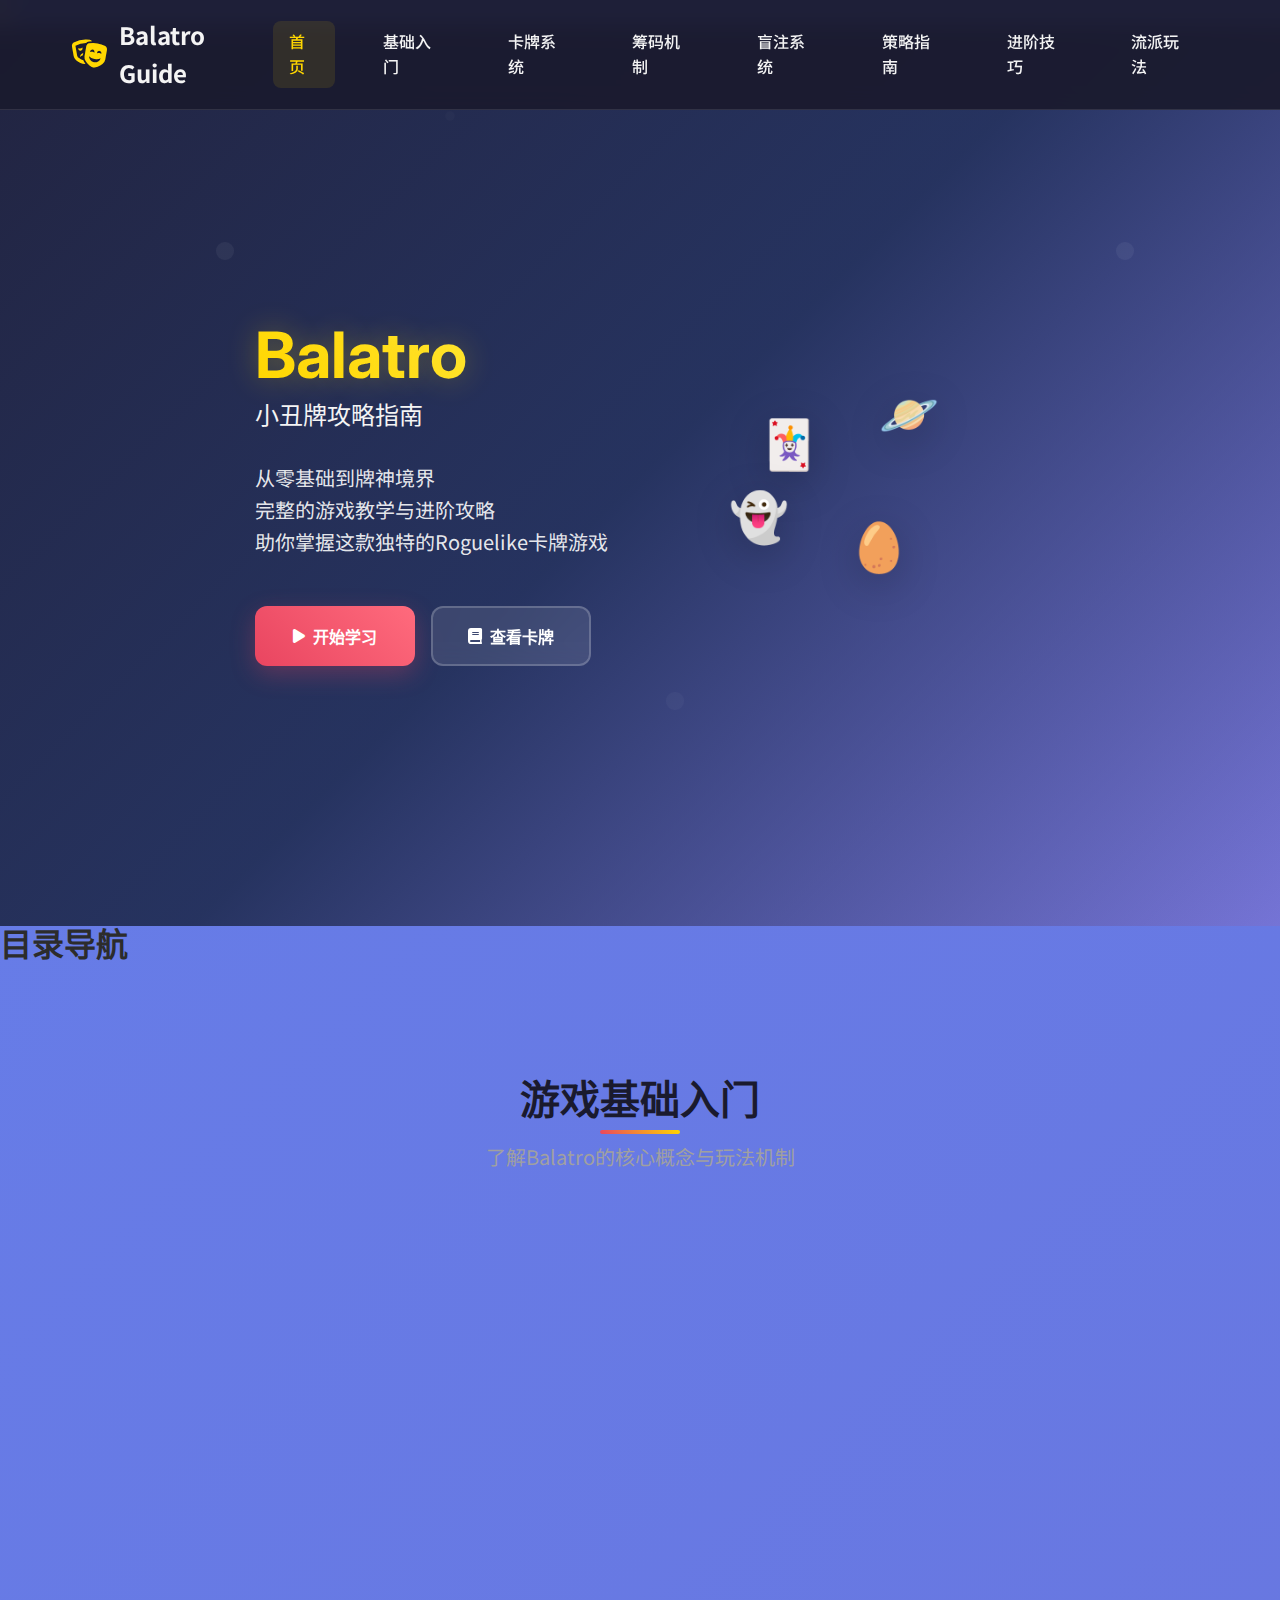
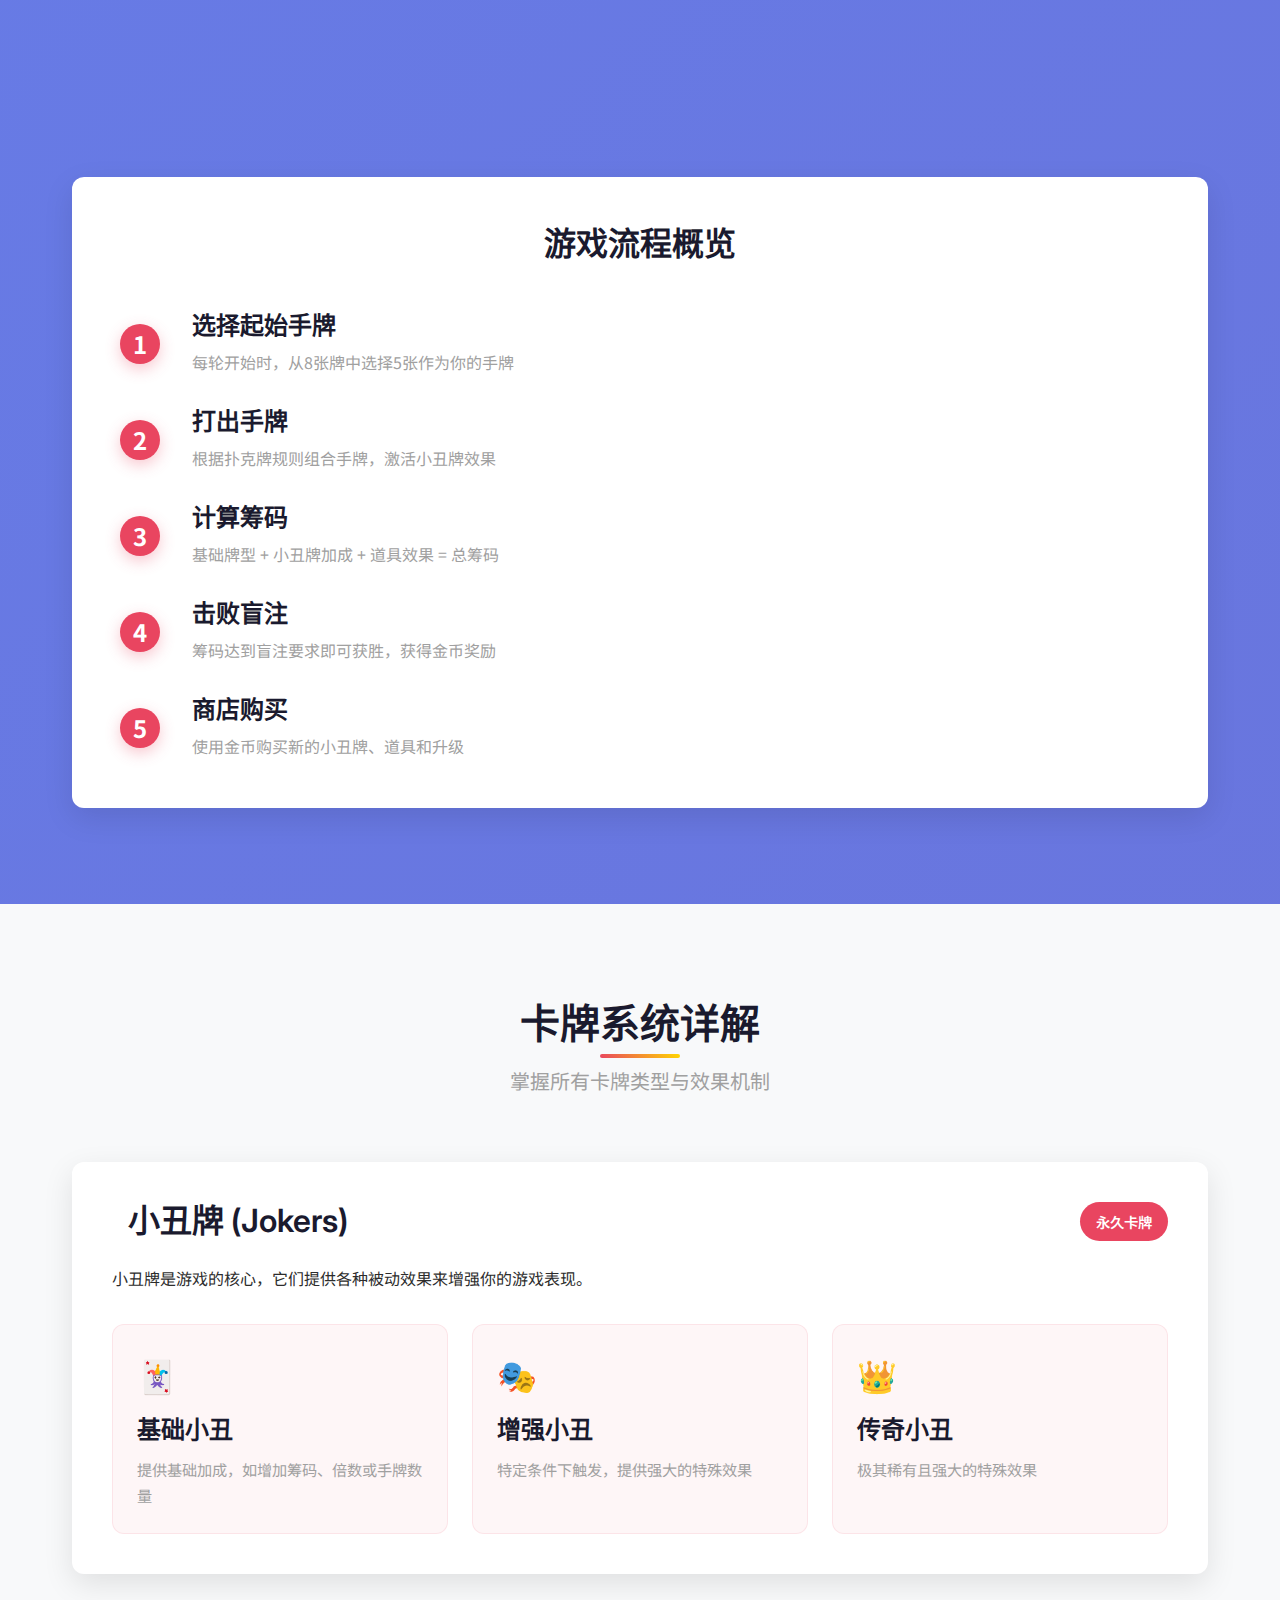
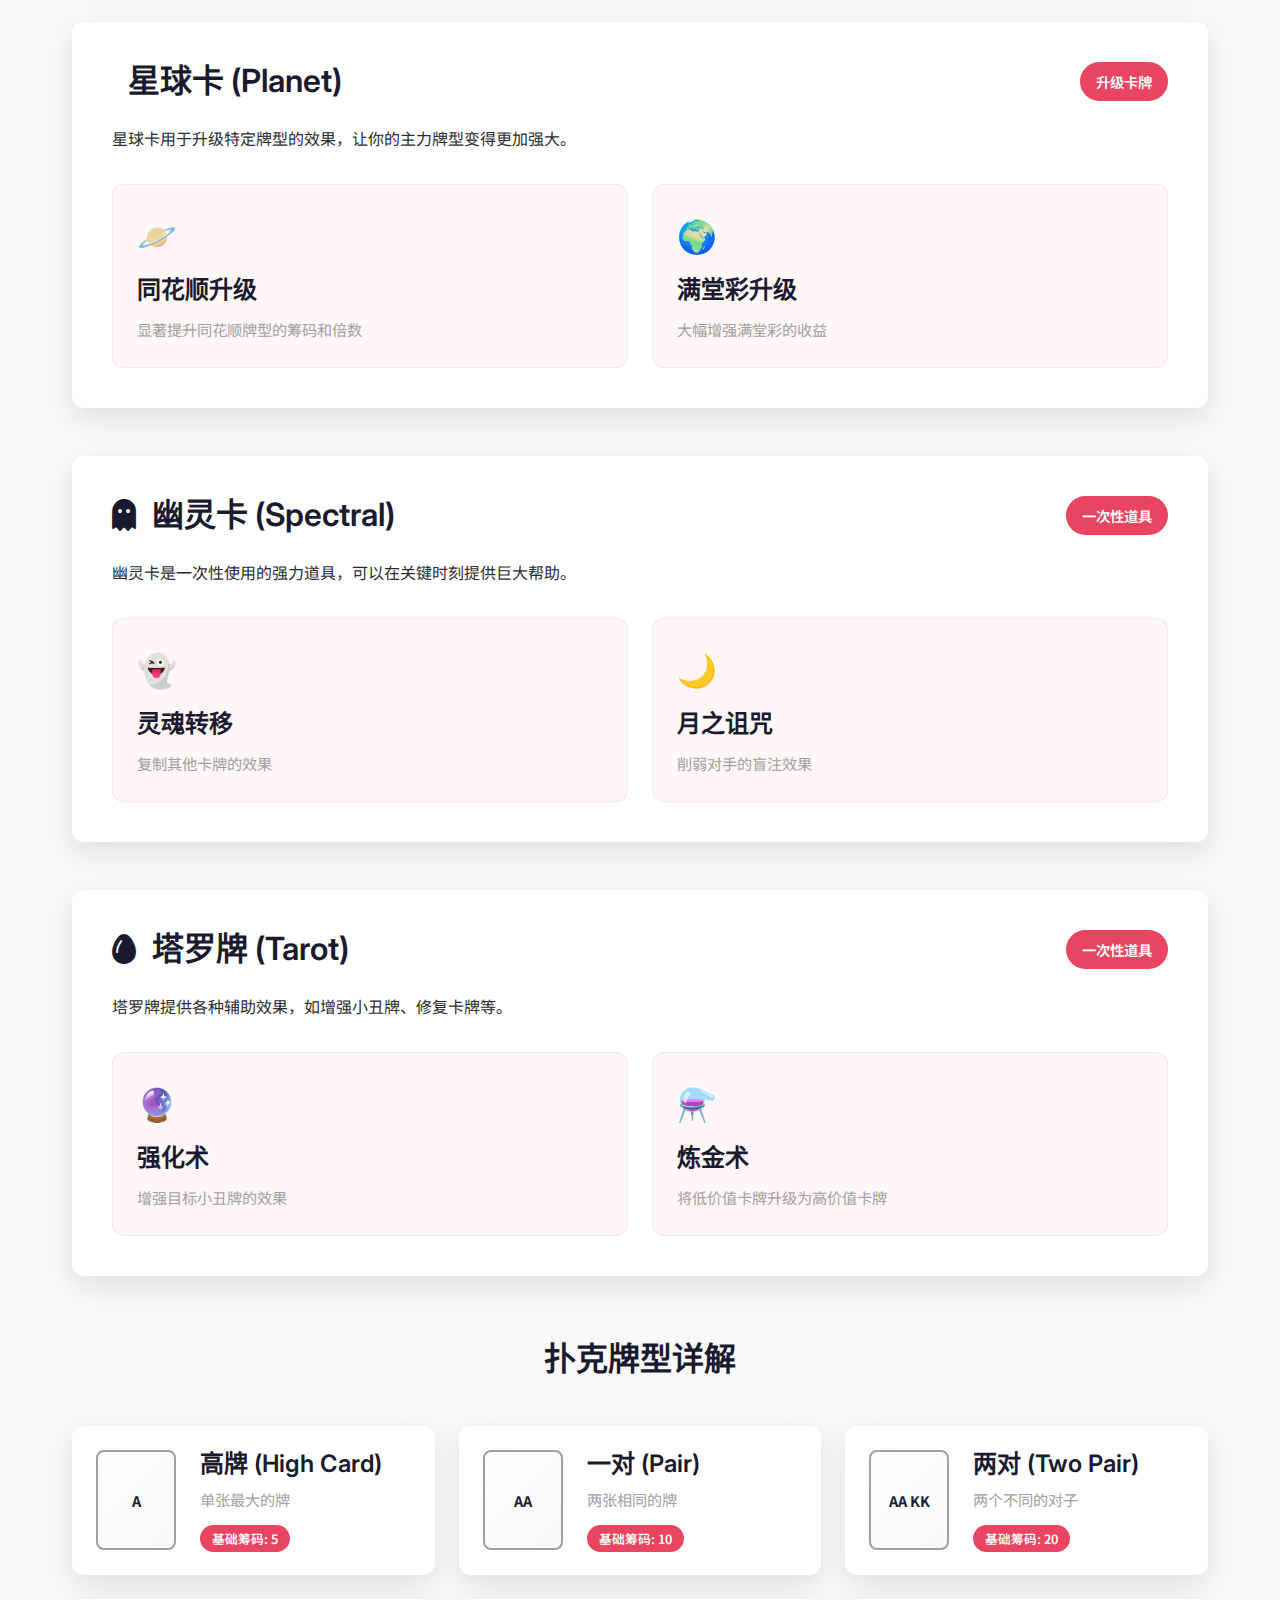
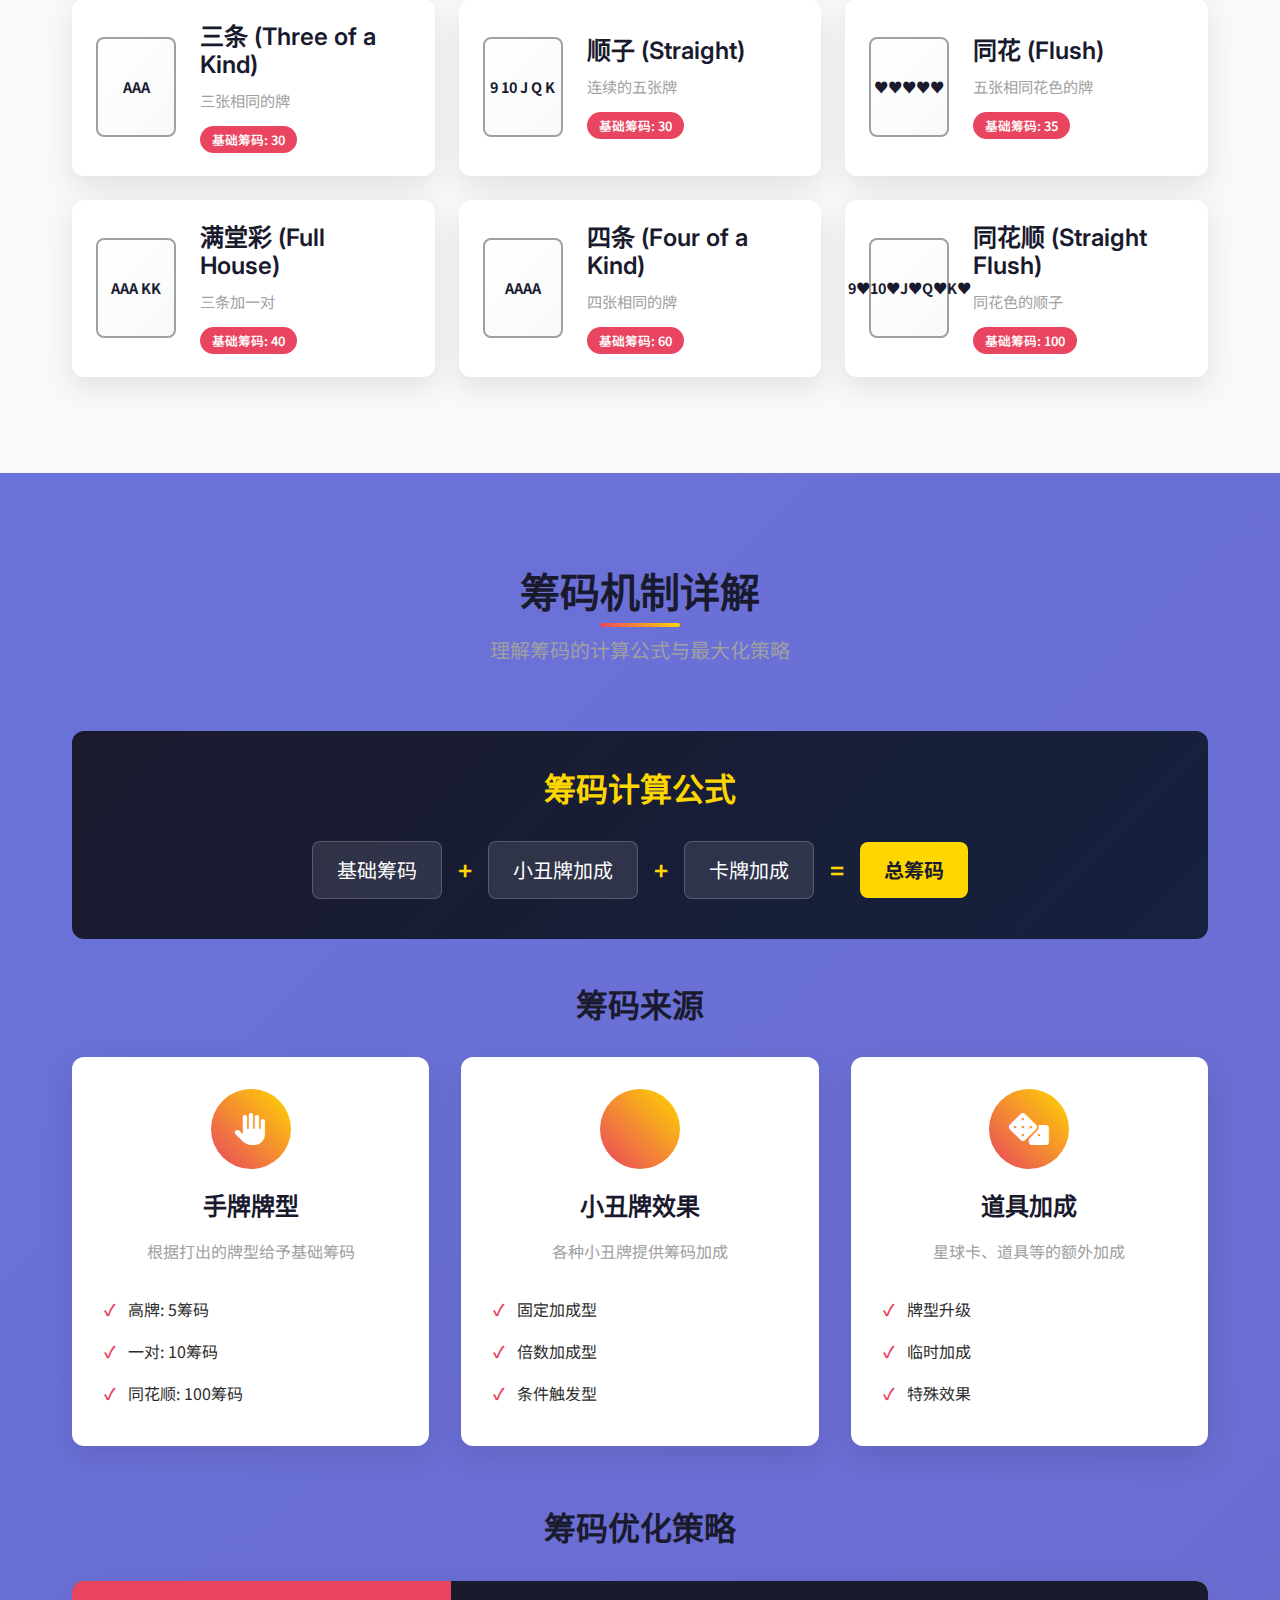
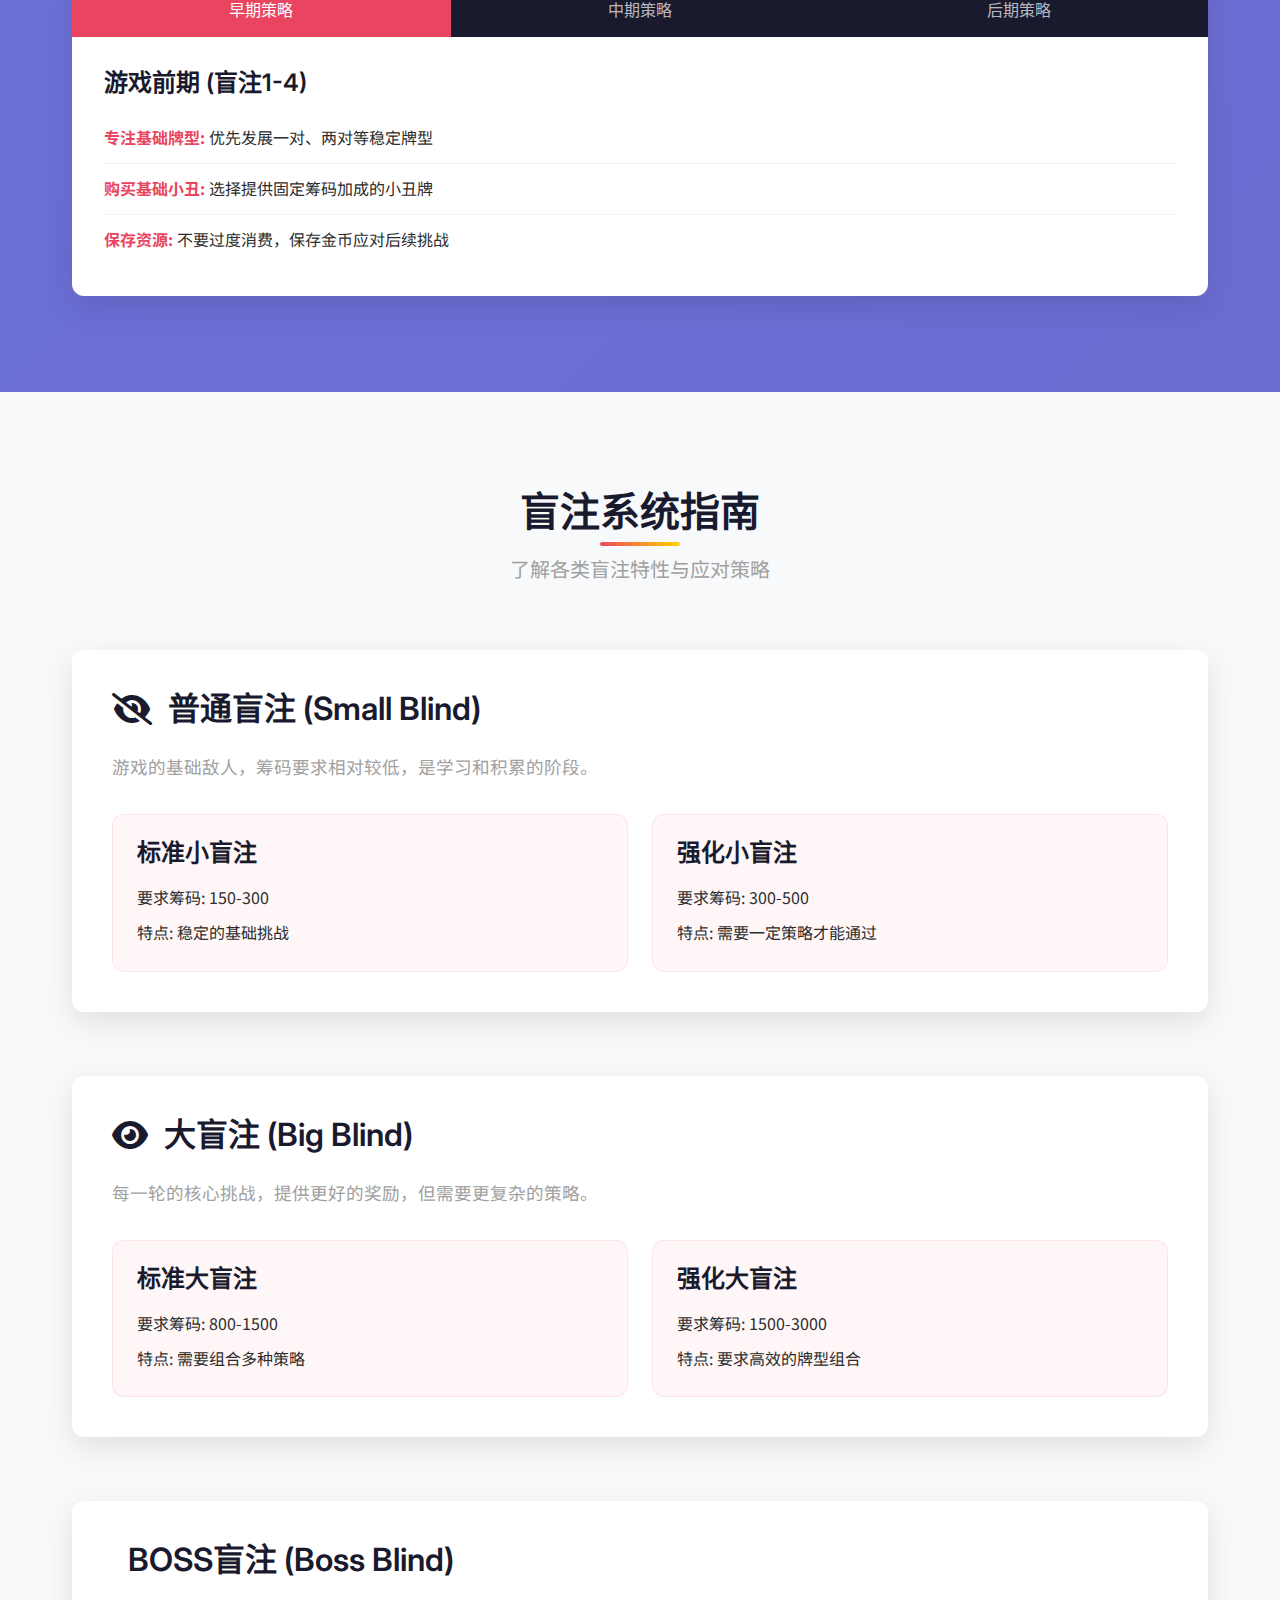
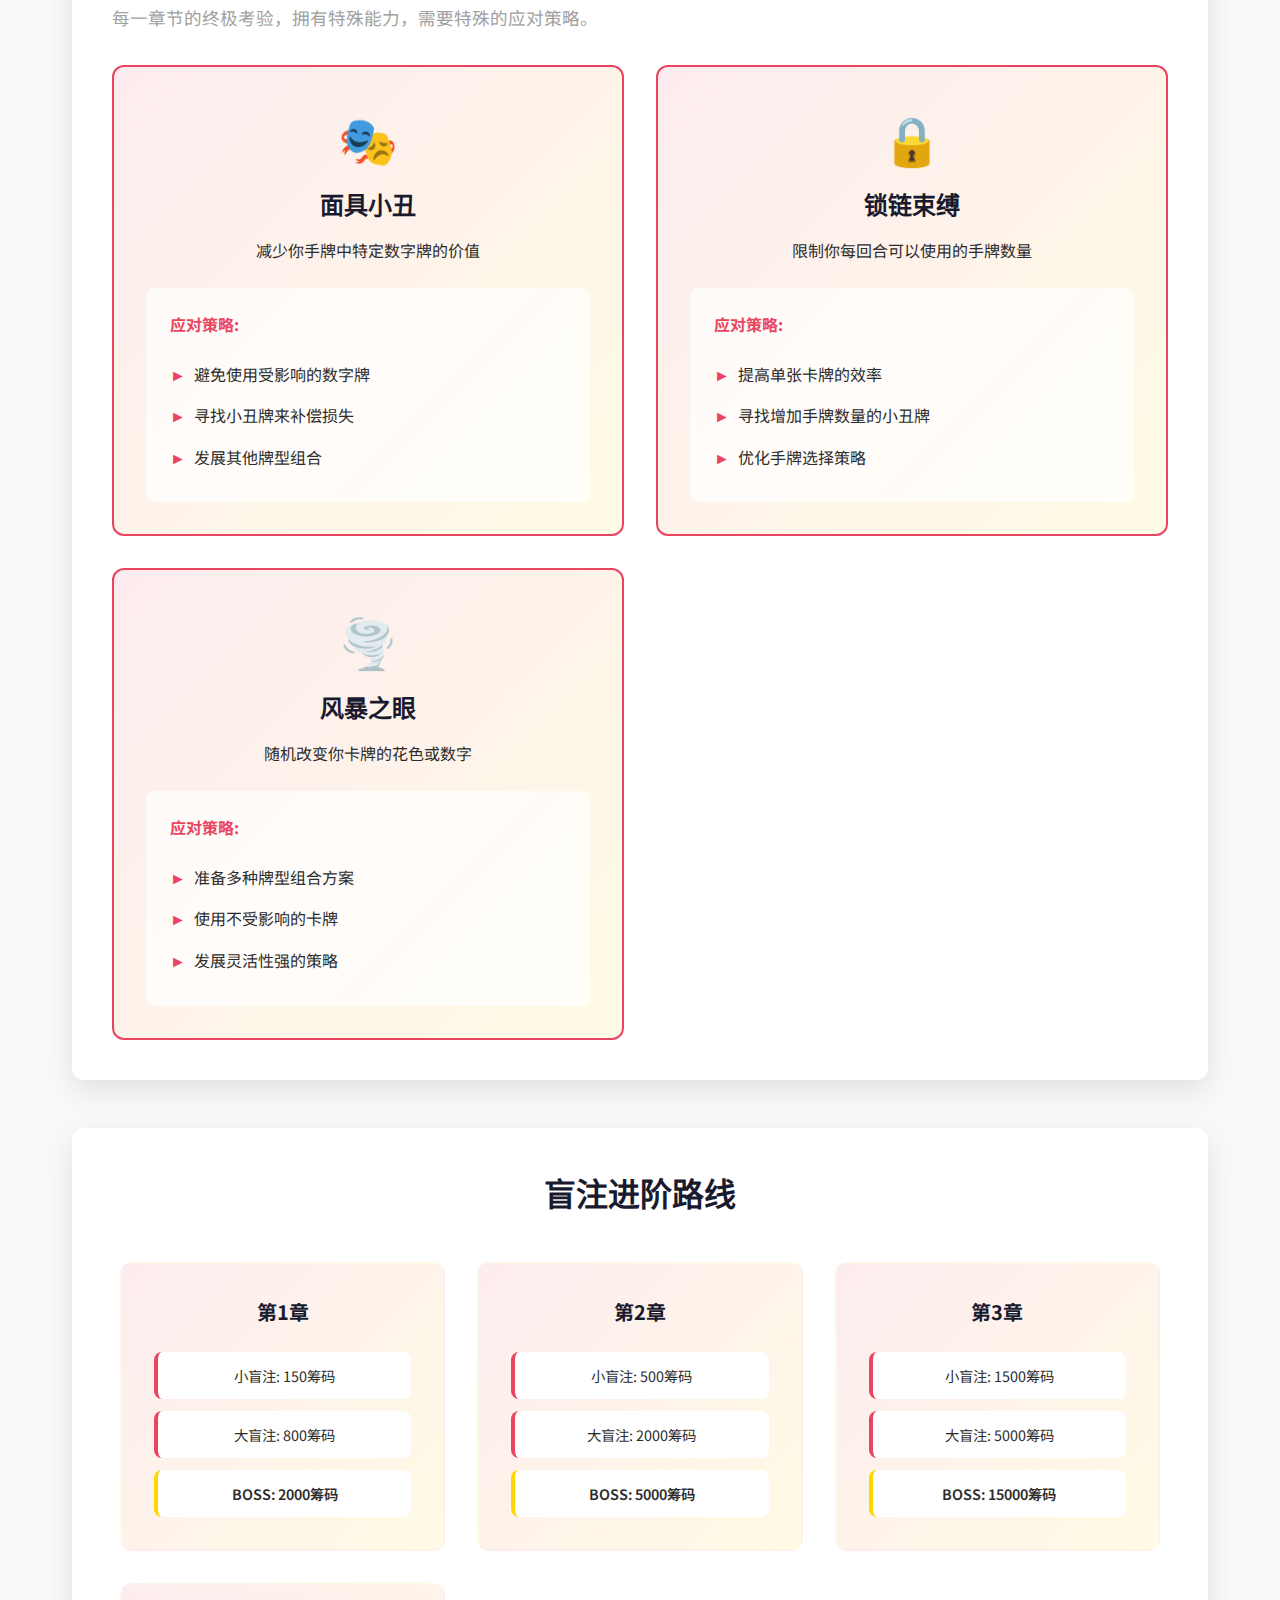
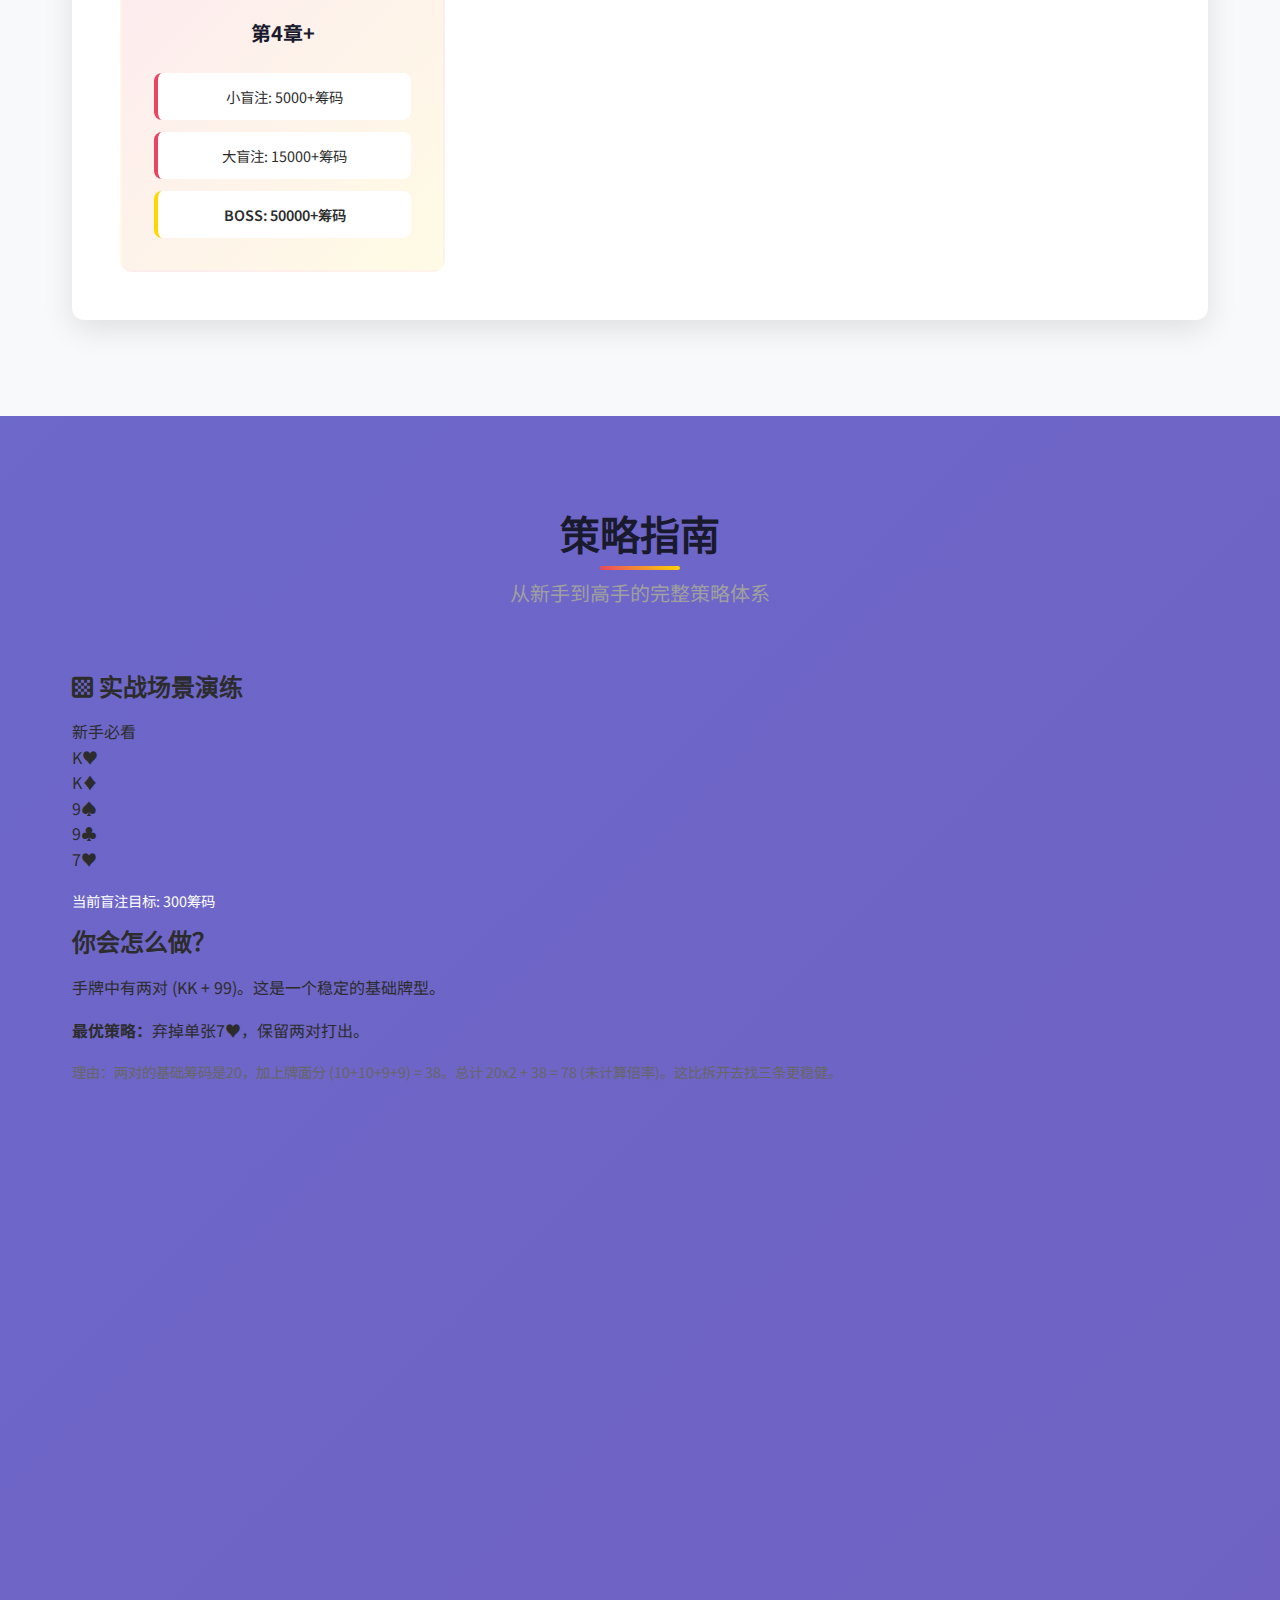
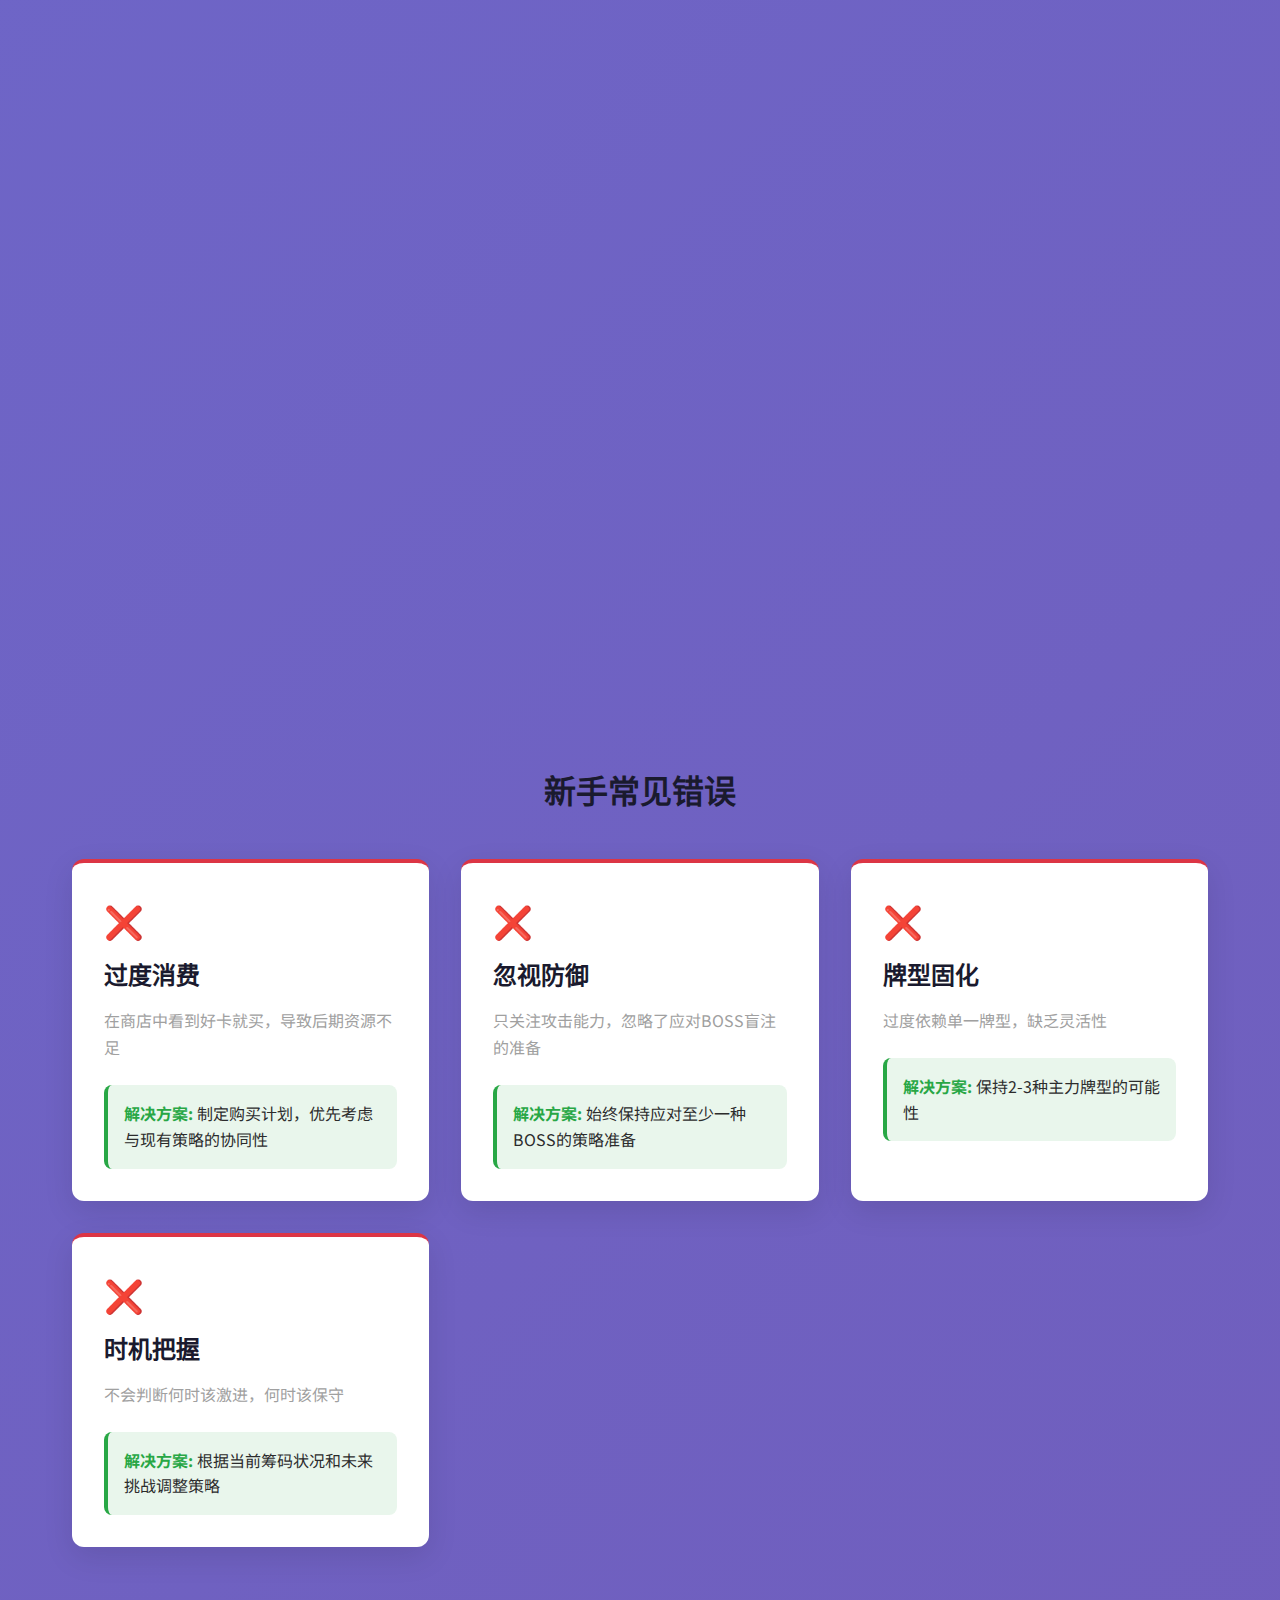
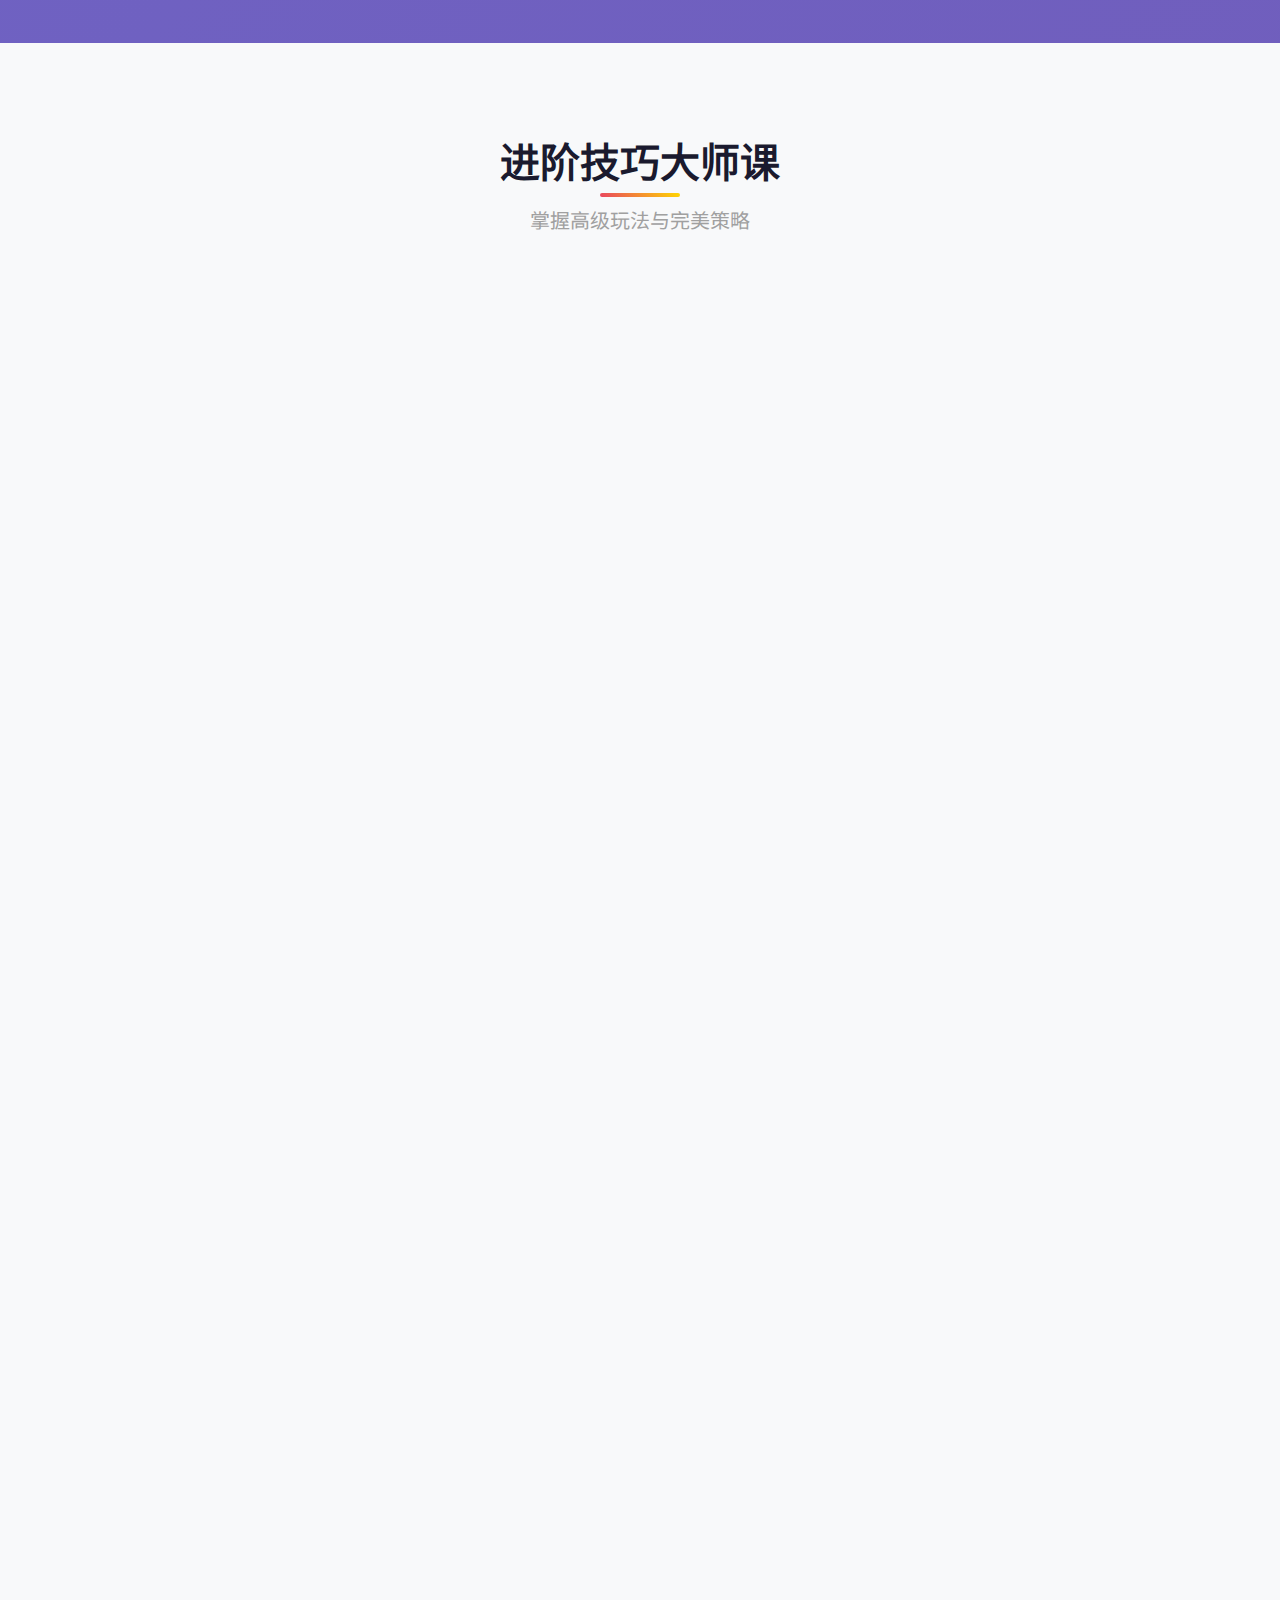
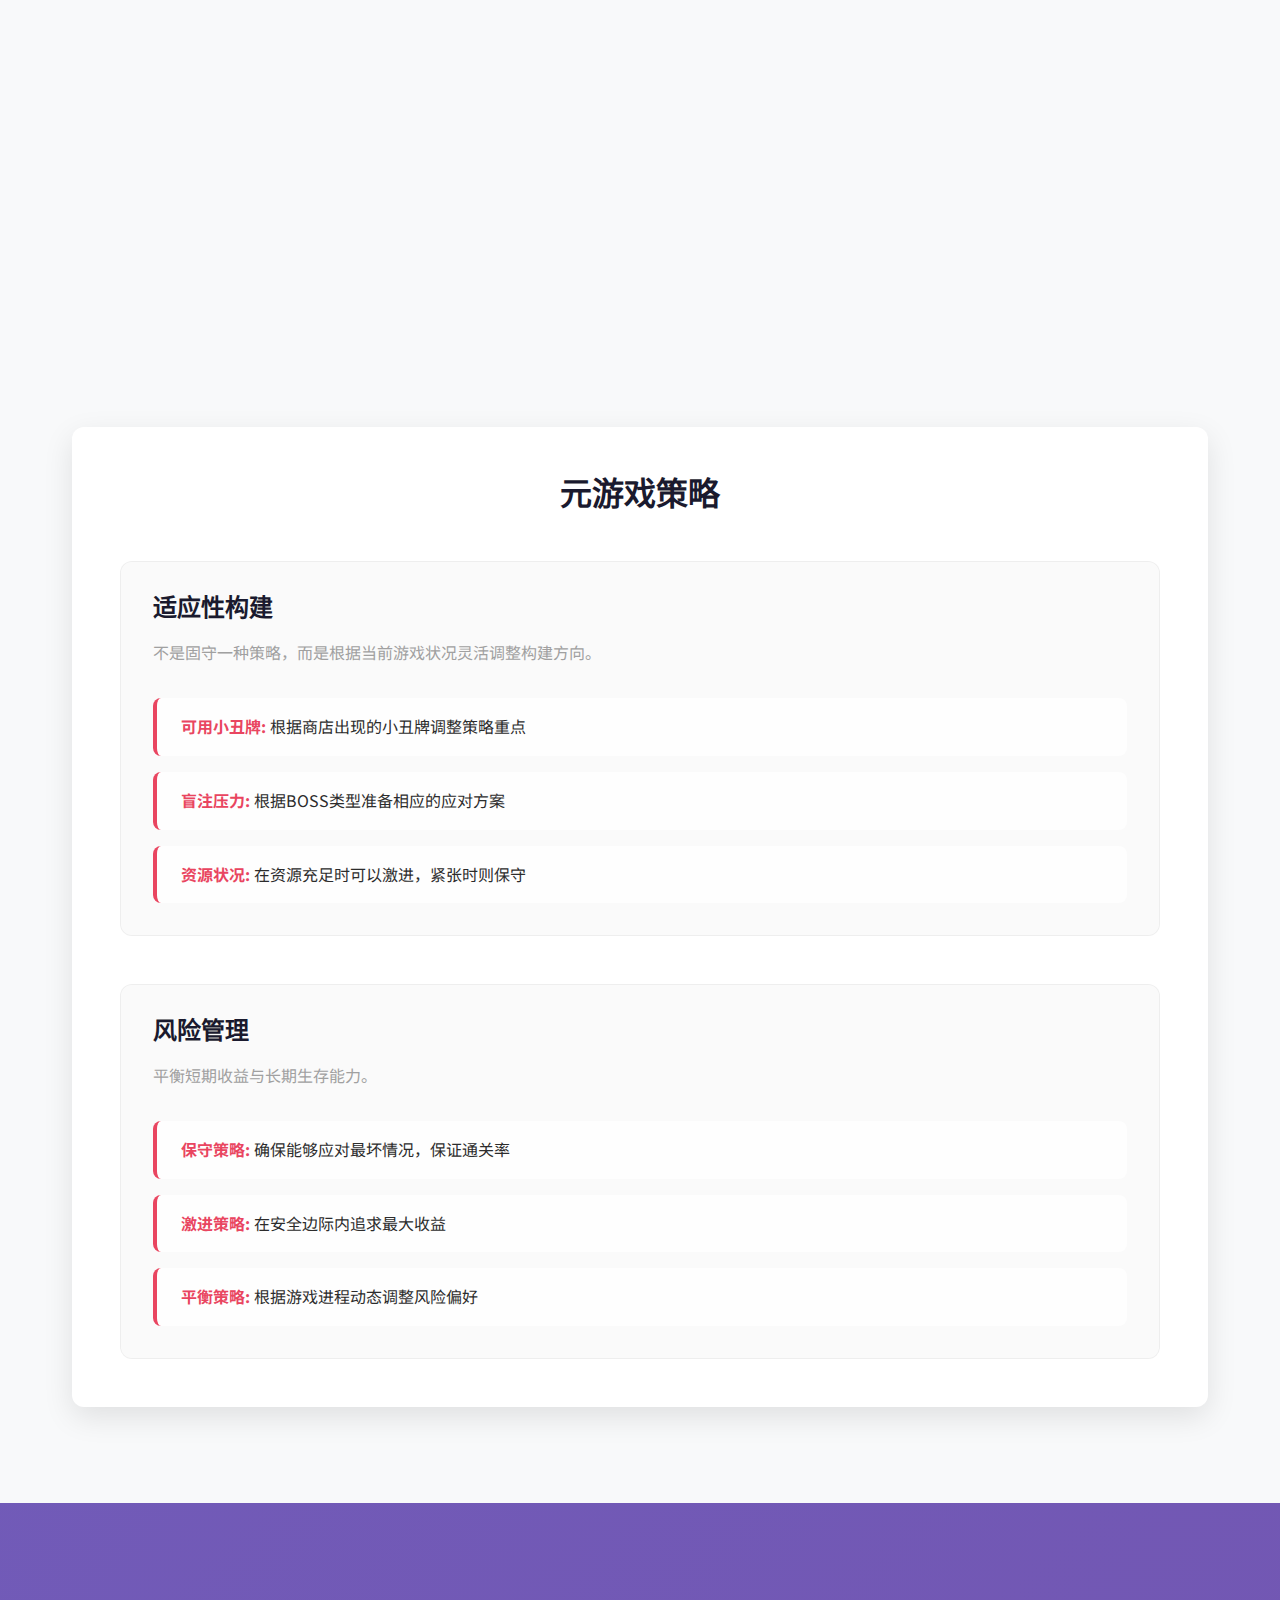
<file: index.html>
<!DOCTYPE html>
<html lang="zh-CN">
<head>
    <meta charset="UTF-8">
    <meta name="viewport" content="width=device-width, initial-scale=1.0">
    <title>Balatro攻略指南 - 从零开始的小丑牌大师之路 | 进阶策略与计算器</title>
    <meta name="description" content="最全面的Balatro(小丑牌)中文攻略站。包含新手入门教学、全卡牌图鉴、牌型筹码计算器、Boss盲注应对策略及高分流派构建指南。助你快速精通这款Roguelike扑克游戏。">
    <meta name="keywords" content="Balatro, 小丑牌, 攻略, 扑克Roguelike, 筹码计算, 卡牌图鉴, 游戏技巧">
    
    <!-- Open Graph / Facebook -->
    <meta property="og:type" content="website">
    <meta property="og:url" content="https://balatro-guide.com/">
    <meta property="og:title" content="Balatro攻略指南 - 游戏机制与高分策略全解析">
    <meta property="og:description" content="从零基础到牌神境界。完整的Balatro游戏教学、筹码计算公式详解与主流流派构建攻略。">
    <meta property="og:image" content="https://balatro-guide.com/assets/og-image.jpg">

    <!-- Twitter -->
    <meta property="twitter:card" content="summary_large_image">
    <meta property="twitter:url" content="https://balatro-guide.com/">
    <meta property="twitter:title" content="Balatro攻略指南 - 游戏机制与高分策略全解析">
    <meta property="twitter:description" content="从零基础到牌神境界。完整的Balatro游戏教学、筹码计算公式详解与主流流派构建攻略。">
    <meta property="twitter:image" content="https://balatro-guide.com/assets/og-image.jpg">

    <link rel="stylesheet" href="styles.css">
    <link href="https://fonts.googleapis.com/css2?family=Noto+Sans+SC:wght@300;400;500;600;700&family=Inter:wght@300;400;500;600;700&display=swap" rel="stylesheet">
    <link rel="stylesheet" href="https://cdnjs.cloudflare.com/ajax/libs/font-awesome/6.0.0/css/all.min.css">
</head>
<body>
    <!-- Back to Top Button -->
    <button class="back-to-top" id="backToTop" aria-label="返回顶部">
        <i class="fas fa-arrow-up"></i>
    </button>

    <!-- 导航栏 -->
    <nav class="navbar">
        <div class="nav-container">
            <div class="nav-logo">
                <i class="fas fa-masks-theater"></i>
                <span>Balatro Guide</span>
            </div>
            <div class="nav-menu">
                <a href="#home" class="nav-link active">首页</a>
                <a href="#basics" class="nav-link">基础入门</a>
                <a href="#cards" class="nav-link">卡牌系统</a>
                <a href="#chips" class="nav-link">筹码机制</a>
                <a href="#blinds" class="nav-link">盲注系统</a>
                <a href="#strategy" class="nav-link">策略指南</a>
                <a href="#advanced" class="nav-link">进阶技巧</a>
                <a href="#builds" class="nav-link">流派玩法</a>
            </div>
            <div class="hamburger">
                <span></span>
                <span></span>
                <span></span>
            </div>
        </div>
    </nav>

    <!-- 主要内容 -->
    <main>
        <!-- 首页部分 -->
        <section id="home" class="hero">
            <div class="hero-content">
                <div class="hero-text">
                    <h1 class="hero-title">
                        <span class="title-main">Balatro</span>
                        <span class="title-sub">小丑牌攻略指南</span>
                    </h1>
                    <p class="hero-description">
                        从零基础到牌神境界<br>
                        完整的游戏教学与进阶攻略<br>
                        助你掌握这款独特的Roguelike卡牌游戏
                    </p>
                    <div class="hero-buttons">
                        <button class="btn btn-primary" onclick="scrollToSection('basics')">
                            <i class="fas fa-play"></i>
                            开始学习
                        </button>
                        <button class="btn btn-secondary" onclick="scrollToSection('cards')">
                            <i class="fas fa-book"></i>
                            查看卡牌
                        </button>
                    </div>
                </div>
                <div class="hero-visual">
                    <div class="floating-cards">
                        <div class="card-joker">🃏</div>
                        <div class="card-planet">🪐</div>
                        <div class="card-spectral">👻</div>
                        <div class="card-egg">🥚</div>
                    </div>
                </div>
            </div>
        </section>

        <!-- 侧边目录 (Desktop only) -->
        <aside class="toc-sidebar" id="tocSidebar">
            <h3>目录导航</h3>
            <ul class="toc-list" id="tocList">
                <!-- JS will populate this -->
            </ul>
        </aside>

        <!-- 基础入门部分 -->
        <section id="basics" class="content-section">
            <div class="container">
                <div class="section-header">
                    <h2 class="section-title">游戏基础入门</h2>
                    <p class="section-subtitle">了解Balatro的核心概念与玩法机制</p>
                </div>

                <div class="grid-2">
                    <div class="card">
                        <div class="card-header">
                            <i class="fas fa-info-circle"></i>
                            <h3>什么是Balatro？</h3>
                        </div>
                        <div class="card-content">
                            <p>Balatro是一款独特的Roguelike卡牌游戏，结合了扑克牌的经典玩法与创新的roguelike元素。玩家通过打出手牌来获得筹码，击败盲注BOSS，逐步构建强大的卡组。</p>
                            <div class="highlight-box">
                                <h4>游戏特色</h4>
                                <ul>
                                    <li>Roguelike进程系统</li>
                                    <li>创新的筹码计算机制</li>
                                    <li>丰富的小丑牌与道具系统</li>
                                    <li>深度的策略构建玩法</li>
                                </ul>
                            </div>
                        </div>
                    </div>

                    <div class="card">
                        <div class="card-header">
                            <i class="fas fa-target"></i>
                            <h3>游戏目标</h3>
                        </div>
                        <div class="card-content">
                            <p>在每个盲注轮次中，你需要通过打出手牌获得足够的筹码来击败盲注BOSS。成功击败盲注后可以购买新的小丑牌和改进你的卡组。</p>
                            <div class="tip-box">
                                <i class="fas fa-lightbulb"></i>
                                <p><strong>核心循环：</strong>打牌获得筹码 → 击败盲注 → 购买升级 → 面对更强敌人</p>
                            </div>
                        </div>
                    </div>
                </div>

                <div class="game-flow">
                    <h3>游戏流程概览</h3>
                    <div class="flow-steps">
                        <div class="flow-step">
                            <div class="step-number">1</div>
                            <div class="step-content">
                                <h4>选择起始手牌</h4>
                                <p>每轮开始时，从8张牌中选择5张作为你的手牌</p>
                            </div>
                        </div>
                        <div class="flow-step">
                            <div class="step-number">2</div>
                            <div class="step-content">
                                <h4>打出手牌</h4>
                                <p>根据扑克牌规则组合手牌，激活小丑牌效果</p>
                            </div>
                        </div>
                        <div class="flow-step">
                            <div class="step-number">3</div>
                            <div class="step-content">
                                <h4>计算筹码</h4>
                                <p>基础牌型 + 小丑牌加成 + 道具效果 = 总筹码</p>
                            </div>
                        </div>
                        <div class="flow-step">
                            <div class="step-number">4</div>
                            <div class="step-content">
                                <h4>击败盲注</h4>
                                <p>筹码达到盲注要求即可获胜，获得金币奖励</p>
                            </div>
                        </div>
                        <div class="flow-step">
                            <div class="step-number">5</div>
                            <div class="step-content">
                                <h4>商店购买</h4>
                                <p>使用金币购买新的小丑牌、道具和升级</p>
                            </div>
                        </div>
                    </div>
                </div>
            </div>
        </section>

        <!-- 卡牌系统部分 -->
        <section id="cards" class="content-section bg-light">
            <div class="container">
                <div class="section-header">
                    <h2 class="section-title">卡牌系统详解</h2>
                    <p class="section-subtitle">掌握所有卡牌类型与效果机制</p>
                </div>

                <div class="card-types">
                    <div class="card-type">
                        <div class="type-header">
                            <h3><i class="fas fa-clown"></i> 小丑牌 (Jokers)</h3>
                            <span class="type-count">永久卡牌</span>
                        </div>
                        <p>小丑牌是游戏的核心，它们提供各种被动效果来增强你的游戏表现。</p>
                        <div class="examples-grid">
                            <div class="example-card">
                                <div class="card-icon joker-icon">🃏</div>
                                <h4>基础小丑</h4>
                                <p>提供基础加成，如增加筹码、倍数或手牌数量</p>
                            </div>
                            <div class="example-card">
                                <div class="card-icon joker-icon">🎭</div>
                                <h4>增强小丑</h4>
                                <p>特定条件下触发，提供强大的特殊效果</p>
                            </div>
                            <div class="example-card">
                                <div class="card-icon joker-icon">👑</div>
                                <h4>传奇小丑</h4>
                                <p>极其稀有且强大的特殊效果</p>
                            </div>
                        </div>
                    </div>

                    <div class="card-type">
                        <div class="type-header">
                            <h3><i class="fas fa-planet-ringed"></i> 星球卡 (Planet)</h3>
                            <span class="type-count">升级卡牌</span>
                        </div>
                        <p>星球卡用于升级特定牌型的效果，让你的主力牌型变得更加强大。</p>
                        <div class="examples-grid">
                            <div class="example-card">
                                <div class="card-icon planet-icon">🪐</div>
                                <h4>同花顺升级</h4>
                                <p>显著提升同花顺牌型的筹码和倍数</p>
                            </div>
                            <div class="example-card">
                                <div class="card-icon planet-icon">🌍</div>
                                <h4>满堂彩升级</h4>
                                <p>大幅增强满堂彩的收益</p>
                            </div>
                        </div>
                    </div>

                    <div class="card-type">
                        <div class="type-header">
                            <h3><i class="fas fa-ghost"></i> 幽灵卡 (Spectral)</h3>
                            <span class="type-count">一次性道具</span>
                        </div>
                        <p>幽灵卡是一次性使用的强力道具，可以在关键时刻提供巨大帮助。</p>
                        <div class="examples-grid">
                            <div class="example-card">
                                <div class="card-icon spectral-icon">👻</div>
                                <h4>灵魂转移</h4>
                                <p>复制其他卡牌的效果</p>
                            </div>
                            <div class="example-card">
                                <div class="card-icon spectral-icon">🌙</div>
                                <h4>月之诅咒</h4>
                                <p>削弱对手的盲注效果</p>
                            </div>
                        </div>
                    </div>

                    <div class="card-type">
                        <div class="type-header">
                            <h3><i class="fas fa-egg"></i> 塔罗牌 (Tarot)</h3>
                            <span class="type-count">一次性道具</span>
                        </div>
                        <p>塔罗牌提供各种辅助效果，如增强小丑牌、修复卡牌等。</p>
                        <div class="examples-grid">
                            <div class="example-card">
                                <div class="card-icon tarot-icon">🔮</div>
                                <h4>强化术</h4>
                                <p>增强目标小丑牌的效果</p>
                            </div>
                            <div class="example-card">
                                <div class="card-icon tarot-icon">⚗️</div>
                                <h4>炼金术</h4>
                                <p>将低价值卡牌升级为高价值卡牌</p>
                            </div>
                        </div>
                    </div>
                </div>

                <div class="poker-hands">
                    <h3>扑克牌型详解</h3>
                    <div class="hands-grid">
                        <div class="hand-card" data-hand="high-card">
                            <div class="hand-visual">A</div>
                            <div class="hand-info">
                                <h4>高牌 (High Card)</h4>
                                <p>单张最大的牌</p>
                                <span class="base-value">基础筹码: 5</span>
                            </div>
                        </div>
                        <div class="hand-card" data-hand="pair">
                            <div class="hand-visual">AA</div>
                            <div class="hand-info">
                                <h4>一对 (Pair)</h4>
                                <p>两张相同的牌</p>
                                <span class="base-value">基础筹码: 10</span>
                            </div>
                        </div>
                        <div class="hand-card" data-hand="two-pair">
                            <div class="hand-visual">AA KK</div>
                            <div class="hand-info">
                                <h4>两对 (Two Pair)</h4>
                                <p>两个不同的对子</p>
                                <span class="base-value">基础筹码: 20</span>
                            </div>
                        </div>
                        <div class="hand-card" data-hand="three-kind">
                            <div class="hand-visual">AAA</div>
                            <div class="hand-info">
                                <h4>三条 (Three of a Kind)</h4>
                                <p>三张相同的牌</p>
                                <span class="base-value">基础筹码: 30</span>
                            </div>
                        </div>
                        <div class="hand-card" data-hand="straight">
                            <div class="hand-visual">9 10 J Q K</div>
                            <div class="hand-info">
                                <h4>顺子 (Straight)</h4>
                                <p>连续的五张牌</p>
                                <span class="base-value">基础筹码: 30</span>
                            </div>
                        </div>
                        <div class="hand-card" data-hand="flush">
                            <div class="hand-visual">♥♥♥♥♥</div>
                            <div class="hand-info">
                                <h4>同花 (Flush)</h4>
                                <p>五张相同花色的牌</p>
                                <span class="base-value">基础筹码: 35</span>
                            </div>
                        </div>
                        <div class="hand-card" data-hand="full-house">
                            <div class="hand-visual">AAA KK</div>
                            <div class="hand-info">
                                <h4>满堂彩 (Full House)</h4>
                                <p>三条加一对</p>
                                <span class="base-value">基础筹码: 40</span>
                            </div>
                        </div>
                        <div class="hand-card" data-hand="four-kind">
                            <div class="hand-visual">AAAA</div>
                            <div class="hand-info">
                                <h4>四条 (Four of a Kind)</h4>
                                <p>四张相同的牌</p>
                                <span class="base-value">基础筹码: 60</span>
                            </div>
                        </div>
                        <div class="hand-card" data-hand="straight-flush">
                            <div class="hand-visual">9♥10♥J♥Q♥K♥</div>
                            <div class="hand-info">
                                <h4>同花顺 (Straight Flush)</h4>
                                <p>同花色的顺子</p>
                                <span class="base-value">基础筹码: 100</span>
                            </div>
                        </div>
                    </div>
                </div>
            </div>
        </section>

        <!-- 筹码机制部分 -->
        <section id="chips" class="content-section">
            <div class="container">
                <div class="section-header">
                    <h2 class="section-title">筹码机制详解</h2>
                    <p class="section-subtitle">理解筹码的计算公式与最大化策略</p>
                </div>

                <div class="chips-explanation">
                    <div class="formula-box">
                        <h3>筹码计算公式</h3>
                        <div class="formula">
                            <span class="formula-part">基础筹码</span>
                            <span class="formula-operator">+</span>
                            <span class="formula-part">小丑牌加成</span>
                            <span class="formula-operator">+</span>
                            <span class="formula-part">卡牌加成</span>
                            <span class="formula-operator">=</span>
                            <span class="formula-result">总筹码</span>
                        </div>
                    </div>

                    <div class="chips-sources">
                        <h3>筹码来源</h3>
                        <div class="grid-3">
                            <div class="source-card">
                                <div class="source-icon">
                                    <i class="fas fa-hand-paper"></i>
                                </div>
                                <h4>手牌牌型</h4>
                                <p>根据打出的牌型给予基础筹码</p>
                                <ul>
                                    <li>高牌: 5筹码</li>
                                    <li>一对: 10筹码</li>
                                    <li>同花顺: 100筹码</li>
                                </ul>
                            </div>
                            <div class="source-card">
                                <div class="source-icon">
                                    <i class="fas fa-clown"></i>
                                </div>
                                <h4>小丑牌效果</h4>
                                <p>各种小丑牌提供筹码加成</p>
                                <ul>
                                    <li>固定加成型</li>
                                    <li>倍数加成型</li>
                                    <li>条件触发型</li>
                                </ul>
                            </div>
                            <div class="source-card">
                                <div class="source-icon">
                                    <i class="fas fa-dice"></i>
                                </div>
                                <h4>道具加成</h4>
                                <p>星球卡、道具等的额外加成</p>
                                <ul>
                                    <li>牌型升级</li>
                                    <li>临时加成</li>
                                    <li>特殊效果</li>
                                </ul>
                            </div>
                        </div>
                    </div>
                </div>

                <div class="chips-strategies">
                    <h3>筹码优化策略</h3>
                    <div class="strategies-tabs">
                        <div class="tab-nav">
                            <button class="tab-btn active" data-tab="early">早期策略</button>
                            <button class="tab-btn" data-tab="mid">中期策略</button>
                            <button class="tab-btn" data-tab="late">后期策略</button>
                        </div>
                        <div class="tab-content">
                            <div class="tab-panel active" id="early">
                                <h4>游戏前期 (盲注1-4)</h4>
                                <ul>
                                    <li><strong>专注基础牌型:</strong> 优先发展一对、两对等稳定牌型</li>
                                    <li><strong>购买基础小丑:</strong> 选择提供固定筹码加成的小丑牌</li>
                                    <li><strong>保存资源:</strong> 不要过度消费，保存金币应对后续挑战</li>
                                </ul>
                            </div>
                            <div class="tab-panel" id="mid">
                                <h4>游戏中期 (盲注5-8)</h4>
                                <ul>
                                    <li><strong>发展特色流派:</strong> 根据获得的小丑牌确定发展方向</li>
                                    <li><strong>升级核心牌型:</strong> 使用星球卡升级主力牌型</li>
                                    <li><strong>平衡发展:</strong> 同时提升筹码和倍数能力</li>
                                </ul>
                            </div>
                            <div class="tab-panel" id="late">
                                <h4>游戏后期 (盲注9+)</h4>
                                <ul>
                                    <li><strong>追求极致:</strong> 通过连锁反应获得超高收益</li>
                                    <li><strong>风险管理:</strong> 平衡攻击性与稳定性</li>
                                    <li><strong>资源优化:</strong> 精确计算每步操作的收益</li>
                                </ul>
                            </div>
                        </div>
                    </div>
                </div>
            </div>
        </section>

        <!-- 盲注系统部分 -->
        <section id="blinds" class="content-section bg-light">
            <div class="container">
                <div class="section-header">
                    <h2 class="section-title">盲注系统指南</h2>
                    <p class="section-subtitle">了解各类盲注特性与应对策略</p>
                </div>

                <div class="blind-types">
                    <div class="blind-category">
                        <h3><i class="fas fa-eye-slash"></i> 普通盲注 (Small Blind)</h3>
                        <div class="blind-description">
                            <p>游戏的基础敌人，筹码要求相对较低，是学习和积累的阶段。</p>
                        </div>
                        <div class="blind-examples">
                            <div class="blind-card">
                                <h4>标准小盲注</h4>
                                <p>要求筹码: 150-300</p>
                                <p>特点: 稳定的基础挑战</p>
                            </div>
                            <div class="blind-card">
                                <h4>强化小盲注</h4>
                                <p>要求筹码: 300-500</p>
                                <p>特点: 需要一定策略才能通过</p>
                            </div>
                        </div>
                    </div>

                    <div class="blind-category">
                        <h3><i class="fas fa-eye"></i> 大盲注 (Big Blind)</h3>
                        <div class="blind-description">
                            <p>每一轮的核心挑战，提供更好的奖励，但需要更复杂的策略。</p>
                        </div>
                        <div class="blind-examples">
                            <div class="blind-card">
                                <h4>标准大盲注</h4>
                                <p>要求筹码: 800-1500</p>
                                <p>特点: 需要组合多种策略</p>
                            </div>
                            <div class="blind-card">
                                <h4>强化大盲注</h4>
                                <p>要求筹码: 1500-3000</p>
                                <p>特点: 要求高效的牌型组合</p>
                            </div>
                        </div>
                    </div>

                    <div class="blind-category">
                        <h3><i class="fas fa-boss"></i> BOSS盲注 (Boss Blind)</h3>
                        <div class="blind-description">
                            <p>每一章节的终极考验，拥有特殊能力，需要特殊的应对策略。</p>
                        </div>
                        <div class="boss-patterns">
                            <div class="boss-card">
                                <div class="boss-icon">🎭</div>
                                <h4>面具小丑</h4>
                                <p>减少你手牌中特定数字牌的价值</p>
                                <div class="counter-strategy">
                                    <strong>应对策略:</strong>
                                    <ul>
                                        <li>避免使用受影响的数字牌</li>
                                        <li>寻找小丑牌来补偿损失</li>
                                        <li>发展其他牌型组合</li>
                                    </ul>
                                </div>
                            </div>
                            <div class="boss-card">
                                <div class="boss-icon">🔒</div>
                                <h4>锁链束缚</h4>
                                <p>限制你每回合可以使用的手牌数量</p>
                                <div class="counter-strategy">
                                    <strong>应对策略:</strong>
                                    <ul>
                                        <li>提高单张卡牌的效率</li>
                                        <li>寻找增加手牌数量的小丑牌</li>
                                        <li>优化手牌选择策略</li>
                                    </ul>
                                </div>
                            </div>
                            <div class="boss-card">
                                <div class="boss-icon">🌪️</div>
                                <h4>风暴之眼</h4>
                                <p>随机改变你卡牌的花色或数字</p>
                                <div class="counter-strategy">
                                    <strong>应对策略:</strong>
                                    <ul>
                                        <li>准备多种牌型组合方案</li>
                                        <li>使用不受影响的卡牌</li>
                                        <li>发展灵活性强的策略</li>
                                    </ul>
                                </div>
                            </div>
                        </div>
                    </div>
                </div>

                <div class="blind-progression">
                    <h3>盲注进阶路线</h3>
                    <div class="progression-chart">
                        <div class="progression-stage">
                            <div class="stage-number">第1章</div>
                            <div class="stage-blinds">
                                <div class="blind-requirement">小盲注: 150筹码</div>
                                <div class="blind-requirement">大盲注: 800筹码</div>
                                <div class="boss-requirement">BOSS: 2000筹码</div>
                            </div>
                        </div>
                        <div class="progression-stage">
                            <div class="stage-number">第2章</div>
                            <div class="stage-blinds">
                                <div class="blind-requirement">小盲注: 500筹码</div>
                                <div class="blind-requirement">大盲注: 2000筹码</div>
                                <div class="boss-requirement">BOSS: 5000筹码</div>
                            </div>
                        </div>
                        <div class="progression-stage">
                            <div class="stage-number">第3章</div>
                            <div class="stage-blinds">
                                <div class="blind-requirement">小盲注: 1500筹码</div>
                                <div class="blind-requirement">大盲注: 5000筹码</div>
                                <div class="boss-requirement">BOSS: 15000筹码</div>
                            </div>
                        </div>
                        <div class="progression-stage">
                            <div class="stage-number">第4章+</div>
                            <div class="stage-blinds">
                                <div class="blind-requirement">小盲注: 5000+筹码</div>
                                <div class="blind-requirement">大盲注: 15000+筹码</div>
                                <div class="boss-requirement">BOSS: 50000+筹码</div>
                            </div>
                        </div>
                    </div>
                </div>
            </div>
        </section>

        <!-- 策略指南部分 -->
        <section id="strategy" class="content-section">
            <div class="container">
                <div class="section-header">
                    <h2 class="section-title">策略指南</h2>
                    <p class="section-subtitle">从新手到高手的完整策略体系</p>
                </div>

                <!-- 实战场景模拟 (Visual Context) -->
                <div class="scenario-card">
                    <div class="scenario-header">
                        <h4><i class="fas fa-chess-board"></i> 实战场景演练</h4>
                        <span class="scenario-badge">新手必看</span>
                    </div>
                    <div class="scenario-body">
                        <div class="scenario-visual">
                            <div class="hand-preview">
                                <div class="mini-card red">K♥</div>
                                <div class="mini-card red">K♦</div>
                                <div class="mini-card">9♠</div>
                                <div class="mini-card">9♣</div>
                                <div class="mini-card red">7♥</div>
                            </div>
                            <p style="color:white; margin-top:1rem; font-size:0.9rem;">当前盲注目标: 300筹码</p>
                        </div>
                        <div class="scenario-text">
                            <h4>你会怎么做？</h4>
                            <p>手牌中有两对 (KK + 99)。这是一个稳定的基础牌型。</p>
                            <div class="decision-point">
                                <p><strong>最优策略：</strong>弃掉单张7♥，保留两对打出。</p>
                                <p style="font-size:0.9rem; color:#666; margin-top:0.5rem;">理由：两对的基础筹码是20，加上牌面分 (10+10+9+9) = 38。总计 20x2 + 38 = 78 (未计算倍率)。这比拆开去找三条更稳健。</p>
                            </div>
                        </div>
                    </div>
                </div>

                <div class="strategy-skill-tree">
                    <div class="skill-level" data-level="beginner">
                        <div class="level-header">
                            <h3><i class="fas fa-seedling"></i> 新手阶段</h3>
                            <span class="level-description">掌握基础规则与概念</span>
                        </div>
                        <div class="skill-topics">
                            <div class="topic">
                                <h4>基础规则理解</h4>
                                <ul>
                                    <li>学习扑克牌型大小关系</li>
                                    <li>理解筹码计算方式</li>
                                    <li>熟悉游戏界面操作</li>
                                </ul>
                            </div>
                            <div class="topic">
                                <h4>基本策略应用</h4>
                                <ul>
                                    <li>优先打出高筹码牌型</li>
                                    <li>合理管理手牌资源</li>
                                    <li>适度购买卡牌升级</li>
                                </ul>
                            </div>
                        </div>
                    </div>

                    <div class="skill-level" data-level="intermediate">
                        <div class="level-header">
                            <h3><i class="fas fa-fire"></i> 中级阶段</h3>
                            <span class="level-description">发展策略思维与流派选择</span>
                        </div>
                        <div class="skill-topics">
                            <div class="topic">
                                <h4>流派规划</h4>
                                <ul>
                                    <li>分析可用小丑牌特性</li>
                                    <li>制定长远的卡组发展计划</li>
                                    <li>平衡进攻与防御策略</li>
                                </ul>
                            </div>
                            <div class="topic">
                                <h4>资源管理</h4>
                                <ul>
                                    <li>金币的合理分配</li>
                                    <li>何时购买vs何时跳过</li>
                                    <li>风险评估与决策</li>
                                </ul>
                            </div>
                        </div>
                    </div>

                    <div class="skill-level" data-level="advanced">
                        <div class="level-header">
                            <h3><i class="fas fa-crown"></i> 高级阶段</h3>
                            <span class="level-description">深度优化与极限挑战</span>
                        </div>
                        <div class="skill-topics">
                            <div class="topic">
                                <h4>高级技巧</h4>
                                <ul>
                                    <li>连锁反应的构建与触发</li>
                                    <li>复杂情况下的最优解</li>
                                    <li>极限情况下的资源分配</li>
                                </ul>
                            </div>
                            <div class="topic">
                                <h4>心理博弈</h4>
                                <ul>
                                    <li>预测盲注特性并做准备</li>
                                    <li>适应突发情况的灵活性</li>
                                    <li>高压环境下的稳定发挥</li>
                                </ul>
                            </div>
                        </div>
                    </div>
                </div>

                <div class="common-mistakes">
                    <h3>新手常见错误</h3>
                    <div class="mistakes-grid">
                        <div class="mistake-card">
                            <div class="mistake-icon">❌</div>
                            <h4>过度消费</h4>
                            <p>在商店中看到好卡就买，导致后期资源不足</p>
                            <div class="solution">
                                <strong>解决方案:</strong> 制定购买计划，优先考虑与现有策略的协同性
                            </div>
                        </div>
                        <div class="mistake-card">
                            <div class="mistake-icon">❌</div>
                            <h4>忽视防御</h4>
                            <p>只关注攻击能力，忽略了应对BOSS盲注的准备</p>
                            <div class="solution">
                                <strong>解决方案:</strong> 始终保持应对至少一种BOSS的策略准备
                            </div>
                        </div>
                        <div class="mistake-card">
                            <div class="mistake-icon">❌</div>
                            <h4>牌型固化</h4>
                            <p>过度依赖单一牌型，缺乏灵活性</p>
                            <div class="solution">
                                <strong>解决方案:</strong> 保持2-3种主力牌型的可能性
                            </div>
                        </div>
                        <div class="mistake-card">
                            <div class="mistake-icon">❌</div>
                            <h4>时机把握</h4>
                            <p>不会判断何时该激进，何时该保守</p>
                            <div class="solution">
                                <strong>解决方案:</strong> 根据当前筹码状况和未来挑战调整策略
                            </div>
                        </div>
                    </div>
                </div>
            </div>
        </section>

        <!-- 进阶技巧部分 -->
        <section id="advanced" class="content-section bg-light">
            <div class="container">
                <div class="section-header">
                    <h2 class="section-title">进阶技巧大师课</h2>
                    <p class="section-subtitle">掌握高级玩法与完美策略</p>
                </div>

                <div class="advanced-techniques">
                    <div class="technique-category">
                        <h3><i class="fas fa-link"></i> 连锁反应技巧</h3>
                        <div class="technique-content">
                            <p>通过巧妙组合小丑牌效果，创造巨大的连锁收益。</p>
                            <div class="technique-example">
                                <h4>典型连锁案例</h4>
                                <div class="chain-step">
                                    <div class="step-number">1</div>
                                    <div class="step-description">
                                        <strong>触发条件:</strong> 打出高牌型，激活第一个小丑牌效果
                                    </div>
                                </div>
                                <div class="chain-arrow">↓</div>
                                <div class="chain-step">
                                    <div class="step-number">2</div>
                                    <div class="step-description">
                                        <strong>效果传递:</strong> 第一个效果触发第二个小丑牌的奖励机制
                                    </div>
                                </div>
                                <div class="chain-arrow">↓</div>
                                <div class="chain-step">
                                    <div class="step-number">3</div>
                                    <div class="step-description">
                                        <strong>收益放大:</strong> 最终获得数倍于原始价值的收益
                                    </div>
                                </div>
                            </div>
                        </div>
                    </div>

                    <div class="technique-category">
                        <h3><i class="fas fa-calculator"></i> 精确计算法</h3>
                        <div class="technique-content">
                            <p>在关键时刻进行精确的收益计算，做出最优决策。</p>
                            <div class="calc-example">
                                <h4>决策计算框架</h4>
                                <div class="calc-step">
                                    <div class="calc-label">预期收益</div>
                                    <div class="calc-formula">成功概率 × 成功收益 + 失败概率 × 失败损失</div>
                                </div>
                                <div class="calc-step">
                                    <div class="calc-label">资源机会成本</div>
                                    <div class="calc-formula">当前选择的机会成本 vs 其他选择的潜在收益</div>
                                </div>
                                <div class="calc-step">
                                    <div class="calc-label">风险评估</div>
                                    <div class="calc-formula">当前资源状况 × 失败影响程度</div>
                                </div>
                            </div>
                        </div>
                    </div>

                    <div class="technique-category">
                        <h3><i class="fas fa-eye"></i> 信息读取技巧</h3>
                        <div class="technique-content">
                            <p>通过观察和推理，预测未来的挑战和机会。</p>
                            <div class="info-sources">
                                <div class="source-item">
                                    <h4>历史模式分析</h4>
                                    <p>根据已出现的BOSS类型预测下一个可能的挑战</p>
                                </div>
                                <div class="source-item">
                                    <h4>商店规律识别</h4>
                                    <p>观察商店卡牌的规律，预判下一轮可能出现的选择</p>
                                </div>
                                <div class="source-item">
                                    <h4>资源分布预测</h4>
                                    <p>根据当前游戏的进程，预测后续资源获取的难易程度</p>
                                </div>
                            </div>
                        </div>
                    </div>
                </div>

                <div class="meta-game">
                    <h3>元游戏策略</h3>
                    <div class="meta-concepts">
                        <div class="meta-concept">
                            <h4>适应性构建</h4>
                            <p>不是固守一种策略，而是根据当前游戏状况灵活调整构建方向。</p>
                            <div class="adaptation-factors">
                                <div class="factor">
                                    <strong>可用小丑牌:</strong> 根据商店出现的小丑牌调整策略重点
                                </div>
                                <div class="factor">
                                    <strong>盲注压力:</strong> 根据BOSS类型准备相应的应对方案
                                </div>
                                <div class="factor">
                                    <strong>资源状况:</strong> 在资源充足时可以激进，紧张时则保守
                                </div>
                            </div>
                        </div>
                        <div class="meta-concept">
                            <h4>风险管理</h4>
                            <p>平衡短期收益与长期生存能力。</p>
                            <div class="risk-strategies">
                                <div class="strategy">
                                    <strong>保守策略:</strong> 确保能够应对最坏情况，保证通关率
                                </div>
                                <div class="strategy">
                                    <strong>激进策略:</strong> 在安全边际内追求最大收益
                                </div>
                                <div class="strategy">
                                    <strong>平衡策略:</strong> 根据游戏进程动态调整风险偏好
                                </div>
                            </div>
                        </div>
                    </div>
                </div>
            </div>
        </section>

        <!-- 流派玩法部分 -->
        <section id="builds" class="content-section">
            <div class="container">
                <div class="section-header">
                    <h2 class="section-title">流派玩法大全</h2>
                    <p class="section-subtitle">探索各种独特的游戏风格与构建思路</p>
                </div>

                <div class="build-categories">
                    <div class="build-category">
                        <div class="category-header">
                            <h3><i class="fas fa-rocket"></i> 主流派构建</h3>
                            <p class="category-description">基于经典牌型的稳定流派，适合新手学习</p>
                        </div>
                        <div class="build-list">
                            <div class="build-card">
                                <div class="build-header">
                                    <h4>高牌流</h4>
                                    <span class="difficulty beginner">新手推荐</span>
                                </div>
                                <div class="build-content">
                                    <p><strong>核心思路:</strong> 通过增强单张高价值卡牌的收益来获得胜利</p>
                                    <div class="key-cards">
                                        <h5>关键小丑牌:</h5>
                                        <ul>
                                            <li>增加单张牌价值的倍数小丑</li>
                                            <li>基于牌面数字的奖励小丑</li>
                                            <li>增强特定花色的小丑牌</li>
                                        </ul>
                                    </div>
                                    <div class="pros-cons">
                                        <div class="pros">
                                            <h6>优势:</h6>
                                            <ul>
                                                <li>操作简单，容易掌握</li>
                                                <li>手牌选择灵活</li>
                                                <li>容错率高</li>
                                            </ul>
                                        </div>
                                        <div class="cons">
                                            <h6>劣势:</h6>
                                            <ul>
                                                <li>天花板相对较低</li>
                                                <li>容易被针对</li>
                                                <li>后期乏力</li>
                                            </ul>
                                        </div>
                                    </div>
                                </div>
                            </div>

                            <div class="build-card">
                                <div class="build-header">
                                    <h4>同花流</h4>
                                    <span class="difficulty intermediate">中级</span>
                                </div>
                                <div class="build-content">
                                    <p><strong>核心思路:</strong> 专注于同花牌型，通过花色一致性获得高收益</p>
                                    <div class="key-cards">
                                        <h5>关键小丑牌:</h5>
                                        <ul>
                                            <li>同花强化小丑</li>
                                            <li>花色相关奖励小丑</li>
                                            <li>同花顺潜力小丑</li>
                                        </ul>
                                    </div>
                                    <div class="pros-cons">
                                        <div class="pros">
                                            <h6>优势:</h6>
                                            <ul>
                                                <li>收益稳定可靠</li>
                                                <li>有升级空间</li>
                                                <li>发展空间大</li>
                                            </ul>
                                        </div>
                                        <div class="cons">
                                            <h6>劣势:</h6>
                                            <ul>
                                                <li>需要较多同花色牌</li>
                                                <li>受手牌质量影响大</li>
                                                <li>灵活性较低</li>
                                            </ul>
                                        </div>
                                    </div>
                                </div>
                            </div>

                            <div class="build-card">
                                <div class="build-header">
                                    <h4>顺子流</h4>
                                    <span class="difficulty advanced">高级</span>
                                </div>
                                <div class="build-content">
                                    <p><strong>核心思路:</strong> 通过连续数字组合发挥特殊小丑牌的效果</p>
                                    <div class="key-cards">
                                        <h5>关键小丑牌:</h5>
                                        <ul>
                                            <li>顺子强化小丑</li>
                                            <li>连续数字奖励小丑</li>
                                            <li>序列相关特殊效果</li>
                                        </ul>
                                    </div>
                                    <div class="pros-cons">
                                        <div class="pros">
                                            <h6>优势:</h6>
                                            <ul>
                                                <li>极高收益潜力</li>
                                                <li>独特玩法体验</li>
                                                <li>进阶玩家挑战</li>
                                            </ul>
                                        </div>
                                        <div class="cons">
                                            <h6>劣势:</h6>
                                            <ul>
                                                <li>难度很高</li>
                                                <li>需要精确计算</li>
                                                <li>容易失误</li>
                                            </ul>
                                        </div>
                                    </div>
                                </div>
                            </div>
                        </div>
                    </div>

                    <div class="build-category">
                        <div class="category-header">
                            <h3><i class="fas fa-magic"></i> 特殊流派构建</h3>
                            <p class="category-description">基于特殊机制的非主流玩法，适合资深玩家</p>
                        </div>
                        <div class="build-list">
                            <div class="build-card">
                                <div class="build-header">
                                    <h4>连锁爆发流</h4>
                                    <span class="difficulty expert">专家级</span>
                                </div>
                                <div class="build-content">
                                    <p><strong>核心思路:</strong> 构建复杂的连锁反应，在关键时刻获得爆发性收益</p>
                                    <div class="key-cards">
                                        <h5>关键小丑牌:</h5>
                                        <ul>
                                            <li>触发型连锁小丑</li>
                                            <li>倍数放大器</li>
                                            <li>条件反射小丑</li>
                                        </ul>
                                    </div>
                                    <div class="playstyle">
                                        <h6>玩法特色:</h6>
                                        <p>通过精心设计的小丑牌组合，让一个行动触发多个后续效果，实现指数级收益增长。</p>
                                    </div>
                                </div>
                            </div>

                            <div class="build-card">
                                <div class="build-header">
                                    <h4>资源控制流</h4>
                                    <span class="difficulty advanced">高级</span>
                                </div>
                                <div class="build-content">
                                    <p><strong>核心思路:</strong> 通过精确的资源管理和分配来获得稳定优势</p>
                                    <div class="key-cards">
                                        <h5>关键小丑牌:</h5>
                                        <ul>
                                            <li>资源效率提升小丑</li>
                                            <li>金币翻倍小丑</li>
                                            <li>机会成本优化小丑</li>
                                        </ul>
                                    </div>
                                    <div class="playstyle">
                                        <h6>玩法特色:</h6>
                                        <p>专注于经济系统的优化，通过提高资源使用效率来获得长期优势。</p>
                                    </div>
                                </div>
                            </div>

                            <div class="build-card">
                                <div class="build-header">
                                    <h4>随机应变流</h4>
                                    <span class="difficulty intermediate">中级</span>
                                </div>
                                <div class="build-content">
                                    <p><strong>核心思路:</strong> 构建高度灵活的系统，能够快速适应各种情况</p>
                                    <div class="key-cards">
                                        <h5>关键小丑牌:</h5>
                                        <ul>
                                            <li>通用型增强小丑</li>
                                            <li>情况适应小丑</li>
                                            <li>随机奖励优化小丑</li>
                                        </ul>
                                    </div>
                                    <div class="playstyle">
                                        <h6>玩法特色:</h6>
                                        <p>避免过度专精，保持多种可能性，随时准备根据当前情况调整策略。</p>
                                    </div>
                                </div>
                            </div>
                        </div>
                    </div>
                </div>

                <div class="build-tips">
                    <h3>构建决策框架</h3>
                    <div class="decision-tree">
                        <div class="decision-step">
                            <h4>第一步: 评估开局</h4>
                            <p>观察起始小丑牌和第一轮商店，选择适合的发展方向</p>
                        </div>
                        <div class="decision-arrow">↓</div>
                        <div class="decision-step">
                            <h4>第二步: 制定计划</h4>
                            <p>基于可用资源，设定短期目标（3-5轮）和长期愿景</p>
                        </div>
                        <div class="decision-arrow">↓</div>
                        <div class="decision-step">
                            <h4>第三步: 执行调整</h4>
                            <p>在实现目标的过程中，根据实际情况灵活调整策略</p>
                        </div>
                        <div class="decision-arrow">↓</div>
                        <div class="decision-step">
                            <h4>第四步: 优化完善</h4>
                            <p>在稳定的基础上，追求极致的效率和收益</p>
                        </div>
                    </div>
                </div>
            </div>
        </section>
        <!-- 互动反馈区 -->
        <div class="feedback-section">
            <h4>这篇攻略对你有帮助吗？</h4>
            <div class="feedback-buttons">
                <button class="feedback-btn" onclick="submitFeedback('yes')">
                    <i class="fas fa-thumbs-up"></i> 有帮助
                </button>
                <button class="feedback-btn" onclick="submitFeedback('no')">
                    <i class="fas fa-thumbs-down"></i> 一般般
                </button>
            </div>
            <p id="feedbackMsg" style="display:none; margin-top:1rem; color:var(--accent-gold);">感谢您的反馈！我们会持续改进。</p>
        </div>
    </main>

    <!-- 页脚 -->
    <footer class="footer">
        <div class="container">
            <div class="footer-content">
                <div class="footer-section">
                    <h4>Balatro攻略指南</h4>
                    <p>为全球玩家提供最专业的Balatro游戏教学与攻略</p>
                </div>
                <div class="footer-section">
                    <h4>快速导航</h4>
                    <ul>
                        <li><a href="#basics">基础入门</a></li>
                        <li><a href="#cards">卡牌系统</a></li>
                        <li><a href="#strategy">策略指南</a></li>
                        <li><a href="#builds">流派玩法</a></li>
                    </ul>
                </div>
                <div class="footer-section">
                    <h4>学习路径</h4>
                    <ul>
                        <li>零基础入门</li>
                        <li>中级技巧提升</li>
                        <li>高级策略掌握</li>
                        <li>大师级精通</li>
                    </ul>
                </div>
            </div>
            <div class="footer-bottom">
                <p>© 2024 Balatro攻略指南. 本网站仅供学习交流使用.</p>
            </div>
        </div>
    </footer>

    <script src="script.js"></script>
</body>
</html>
</file>
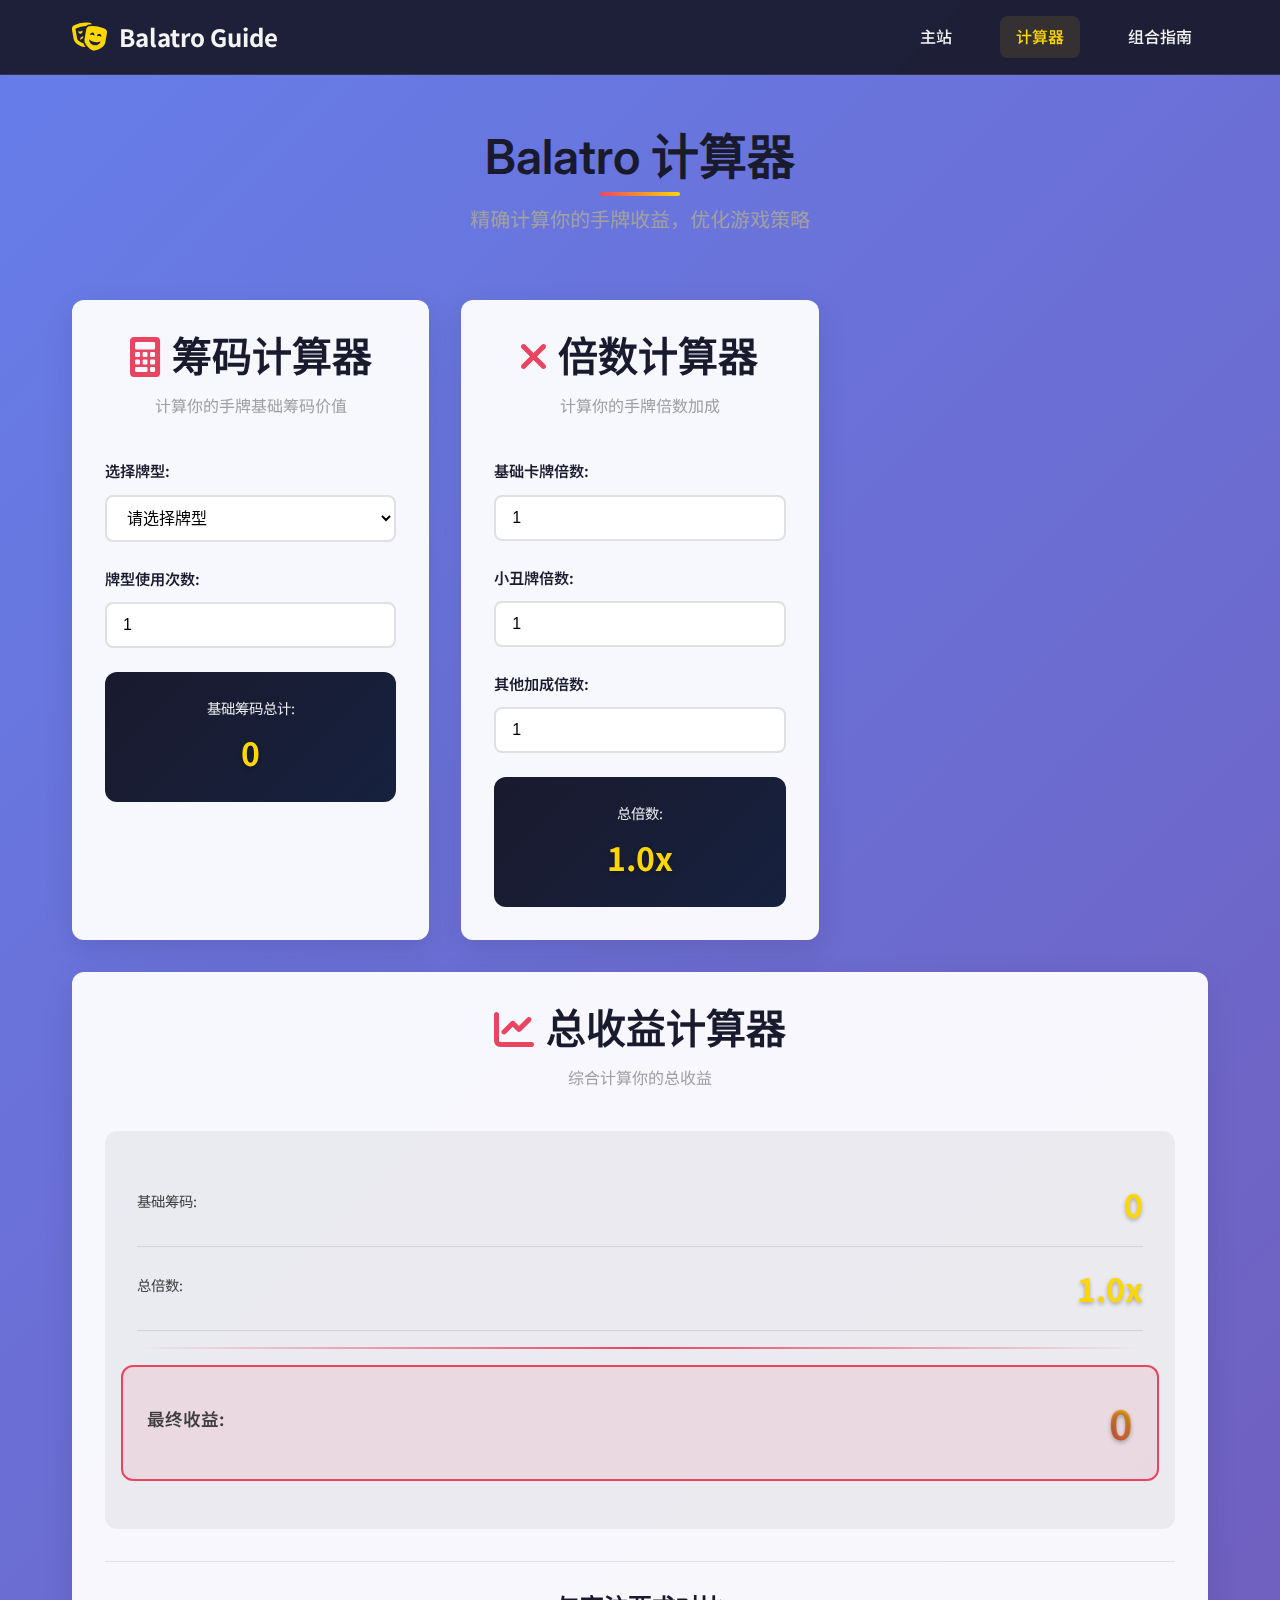
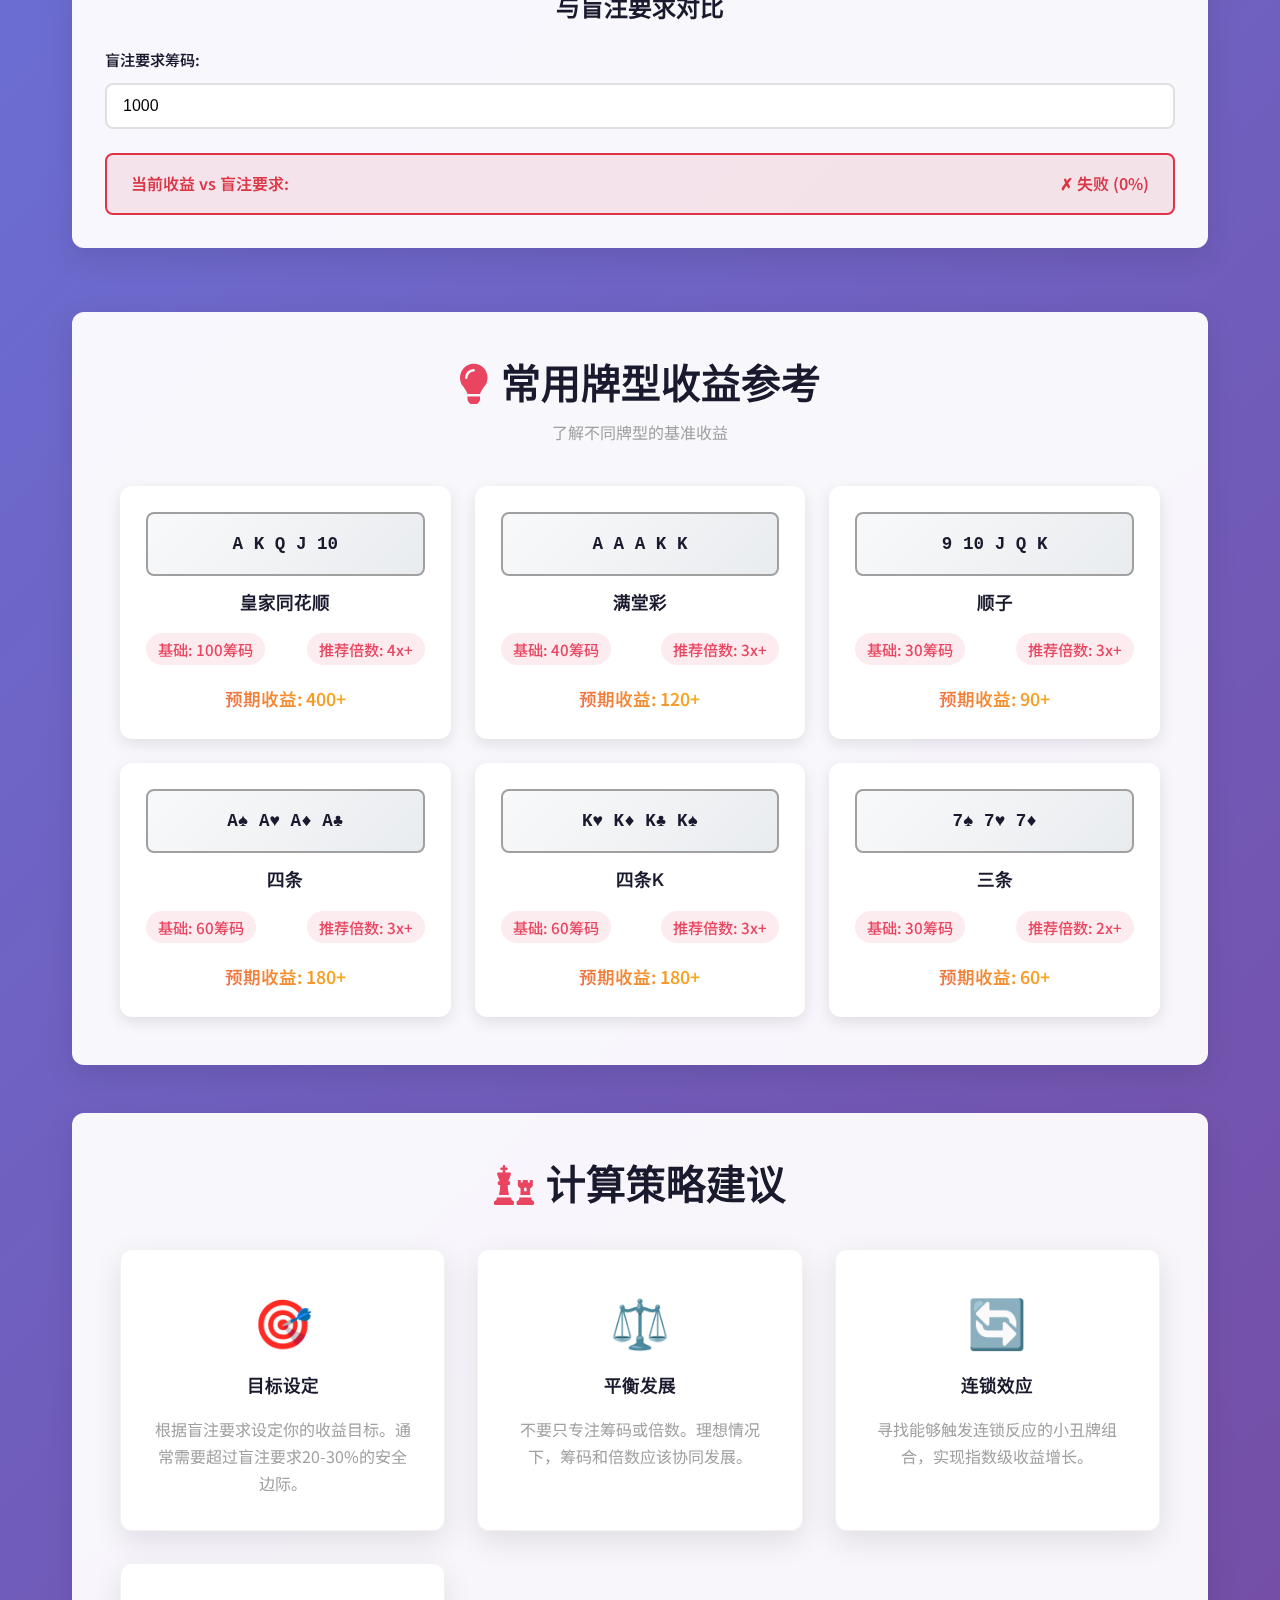
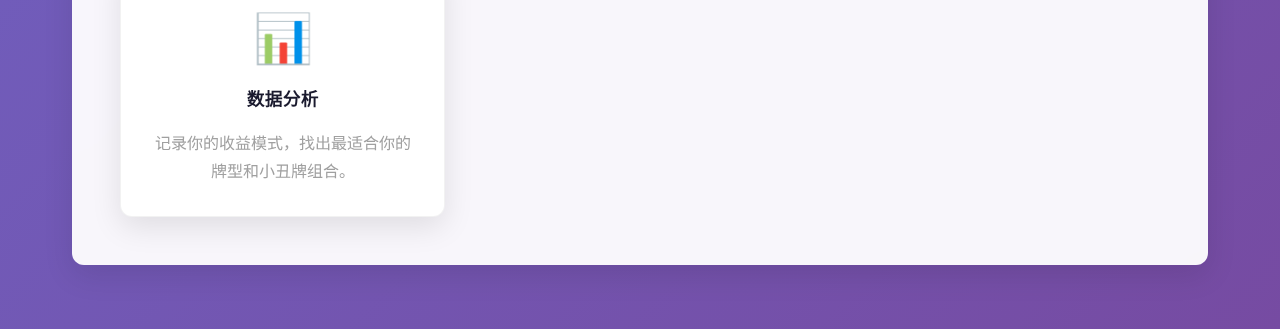
<file: calculator.html>
<!DOCTYPE html>
<html lang="zh-CN">
<head>
    <meta charset="UTF-8">
    <meta name="viewport" content="width=device-width, initial-scale=1.0">
    <title>Balatro计算器 - 筹码与倍数计算工具</title>
    <link rel="stylesheet" href="styles.css">
    <link rel="stylesheet" href="calculator.css">
    <link href="https://fonts.googleapis.com/css2?family=Noto+Sans+SC:wght@300;400;500;600;700&family=Inter:wght@300;400;500;600;700&display=swap" rel="stylesheet">
    <link rel="stylesheet" href="https://cdnjs.cloudflare.com/ajax/libs/font-awesome/6.0.0/css/all.min.css">
</head>
<body>
    <!-- 导航栏 -->
    <nav class="navbar">
        <div class="nav-container">
            <div class="nav-logo">
                <i class="fas fa-masks-theater"></i>
                <span>Balatro Guide</span>
            </div>
            <div class="nav-menu">
                <a href="index.html" class="nav-link">主站</a>
                <a href="calculator.html" class="nav-link active">计算器</a>
                <a href="combos.html" class="nav-link">组合指南</a>
            </div>
            <div class="hamburger">
                <span></span>
                <span></span>
                <span></span>
            </div>
        </div>
    </nav>

    <!-- 主要内容 -->
    <main class="calculator-page">
        <div class="container">
            <div class="section-header">
                <h1 class="section-title">Balatro 计算器</h1>
                <p class="section-subtitle">精确计算你的手牌收益，优化游戏策略</p>
            </div>

            <div class="calculator-grid">
                <!-- 筹码计算器 -->
                <div class="calculator-section">
                    <div class="section-header-small">
                        <h2><i class="fas fa-calculator"></i> 筹码计算器</h2>
                        <p>计算你的手牌基础筹码价值</p>
                    </div>
                    
                    <div class="calculator-card">
                        <div class="input-group">
                            <label for="hand-type">选择牌型:</label>
                            <select id="hand-type" class="form-select">
                                <option value="">请选择牌型</option>
                                <option value="high-card">高牌 (5筹码)</option>
                                <option value="pair">一对 (10筹码)</option>
                                <option value="two-pair">两对 (20筹码)</option>
                                <option value="three-kind">三条 (30筹码)</option>
                                <option value="straight">顺子 (30筹码)</option>
                                <option value="flush">同花 (35筹码)</option>
                                <option value="full-house">满堂彩 (40筹码)</option>
                                <option value="four-kind">四条 (60筹码)</option>
                                <option value="straight-flush">同花顺 (100筹码)</option>
                            </select>
                        </div>
                        
                        <div class="input-group">
                            <label for="hand-count">牌型使用次数:</label>
                            <input type="number" id="hand-count" min="1" value="1" class="form-input">
                        </div>
                        
                        <div class="result-box">
                            <div class="result-label">基础筹码总计:</div>
                            <div class="result-value" id="base-chips">0</div>
                        </div>
                    </div>
                </div>

                <!-- 倍数计算器 -->
                <div class="calculator-section">
                    <div class="section-header-small">
                        <h2><i class="fas fa-times"></i> 倍数计算器</h2>
                        <p>计算你的手牌倍数加成</p>
                    </div>
                    
                    <div class="calculator-card">
                        <div class="input-group">
                            <label for="card-mult">基础卡牌倍数:</label>
                            <input type="number" id="card-mult" min="0" step="0.1" value="1" class="form-input">
                        </div>
                        
                        <div class="input-group">
                            <label for="joker-mult">小丑牌倍数:</label>
                            <input type="number" id="joker-mult" min="0" step="0.1" value="1" class="form-input">
                        </div>
                        
                        <div class="input-group">
                            <label for="other-mult">其他加成倍数:</label>
                            <input type="number" id="other-mult" min="0" step="0.1" value="1" class="form-input">
                        </div>
                        
                        <div class="result-box">
                            <div class="result-label">总倍数:</div>
                            <div class="result-value" id="total-mult">1</div>
                        </div>
                    </div>
                </div>

                <!-- 总收益计算器 -->
                <div class="calculator-section full-width">
                    <div class="section-header-small">
                        <h2><i class="fas fa-chart-line"></i> 总收益计算器</h2>
                        <p>综合计算你的总收益</p>
                    </div>
                    
                    <div class="calculator-card">
                        <div class="calculator-results">
                            <div class="result-item">
                                <span class="result-label">基础筹码:</span>
                                <span class="result-value" id="final-chips">0</span>
                            </div>
                            <div class="result-item">
                                <span class="result-label">总倍数:</span>
                                <span class="result-value" id="final-mult">1x</span>
                            </div>
                            <div class="result-divider"></div>
                            <div class="result-item total">
                                <span class="result-label">最终收益:</span>
                                <span class="result-value highlight" id="final-score">0</span>
                            </div>
                        </div>
                        
                        <div class="comparison-section">
                            <h4>与盲注要求对比</h4>
                            <div class="input-group">
                                <label for="blind-requirement">盲注要求筹码:</label>
                                <input type="number" id="blind-requirement" min="0" value="1000" class="form-input">
                            </div>
                            <div class="result-comparison" id="blind-comparison">
                                <span class="comparison-label">当前收益 vs 盲注要求:</span>
                                <span class="comparison-value">请先计算收益</span>
                            </div>
                        </div>
                    </div>
                </div>
            </div>

            <!-- 常用牌型组合展示 -->
            <div class="combos-reference">
                <div class="section-header-small">
                    <h2><i class="fas fa-lightbulb"></i> 常用牌型收益参考</h2>
                    <p>了解不同牌型的基准收益</p>
                </div>
                
                <div class="combos-grid">
                    <div class="combo-card">
                        <div class="combo-visual">A K Q J 10</div>
                        <h4>皇家同花顺</h4>
                        <div class="combo-stats">
                            <span>基础: 100筹码</span>
                            <span>推荐倍数: 4x+</span>
                        </div>
                        <div class="combo-score">预期收益: 400+</div>
                    </div>
                    
                    <div class="combo-card">
                        <div class="combo-visual">A A A K K</div>
                        <h4>满堂彩</h4>
                        <div class="combo-stats">
                            <span>基础: 40筹码</span>
                            <span>推荐倍数: 3x+</span>
                        </div>
                        <div class="combo-score">预期收益: 120+</div>
                    </div>
                    
                    <div class="combo-card">
                        <div class="combo-visual">9 10 J Q K</div>
                        <h4>顺子</h4>
                        <div class="combo-stats">
                            <span>基础: 30筹码</span>
                            <span>推荐倍数: 3x+</span>
                        </div>
                        <div class="combo-score">预期收益: 90+</div>
                    </div>
                    
                    <div class="combo-card">
                        <div class="combo-visual">A♠ A♥ A♦ A♣</div>
                        <h4>四条</h4>
                        <div class="combo-stats">
                            <span>基础: 60筹码</span>
                            <span>推荐倍数: 3x+</span>
                        </div>
                        <div class="combo-score">预期收益: 180+</div>
                    </div>
                    
                    <div class="combo-card">
                        <div class="combo-visual">K♥ K♦ K♣ K♠</div>
                        <h4>四条K</h4>
                        <div class="combo-stats">
                            <span>基础: 60筹码</span>
                            <span>推荐倍数: 3x+</span>
                        </div>
                        <div class="combo-score">预期收益: 180+</div>
                    </div>
                    
                    <div class="combo-card">
                        <div class="combo-visual">7♠ 7♥ 7♦</div>
                        <h4>三条</h4>
                        <div class="combo-stats">
                            <span>基础: 30筹码</span>
                            <span>推荐倍数: 2x+</span>
                        </div>
                        <div class="combo-score">预期收益: 60+</div>
                    </div>
                </div>
            </div>

            <!-- 策略建议 -->
            <div class="strategy-tips">
                <div class="section-header-small">
                    <h2><i class="fas fa-chess"></i> 计算策略建议</h2>
                </div>
                
                <div class="tips-grid">
                    <div class="tip-card">
                        <div class="tip-icon">🎯</div>
                        <h4>目标设定</h4>
                        <p>根据盲注要求设定你的收益目标。通常需要超过盲注要求20-30%的安全边际。</p>
                    </div>
                    
                    <div class="tip-card">
                        <div class="tip-icon">⚖️</div>
                        <h4>平衡发展</h4>
                        <p>不要只专注筹码或倍数。理想情况下，筹码和倍数应该协同发展。</p>
                    </div>
                    
                    <div class="tip-card">
                        <div class="tip-icon">🔄</div>
                        <h4>连锁效应</h4>
                        <p>寻找能够触发连锁反应的小丑牌组合，实现指数级收益增长。</p>
                    </div>
                    
                    <div class="tip-card">
                        <div class="tip-icon">📊</div>
                        <h4>数据分析</h4>
                        <p>记录你的收益模式，找出最适合你的牌型和小丑牌组合。</p>
                    </div>
                </div>
            </div>
        </div>
    </main>

    <script src="script.js"></script>
    <script src="calculator.js"></script>
</body>
</html>
</file>
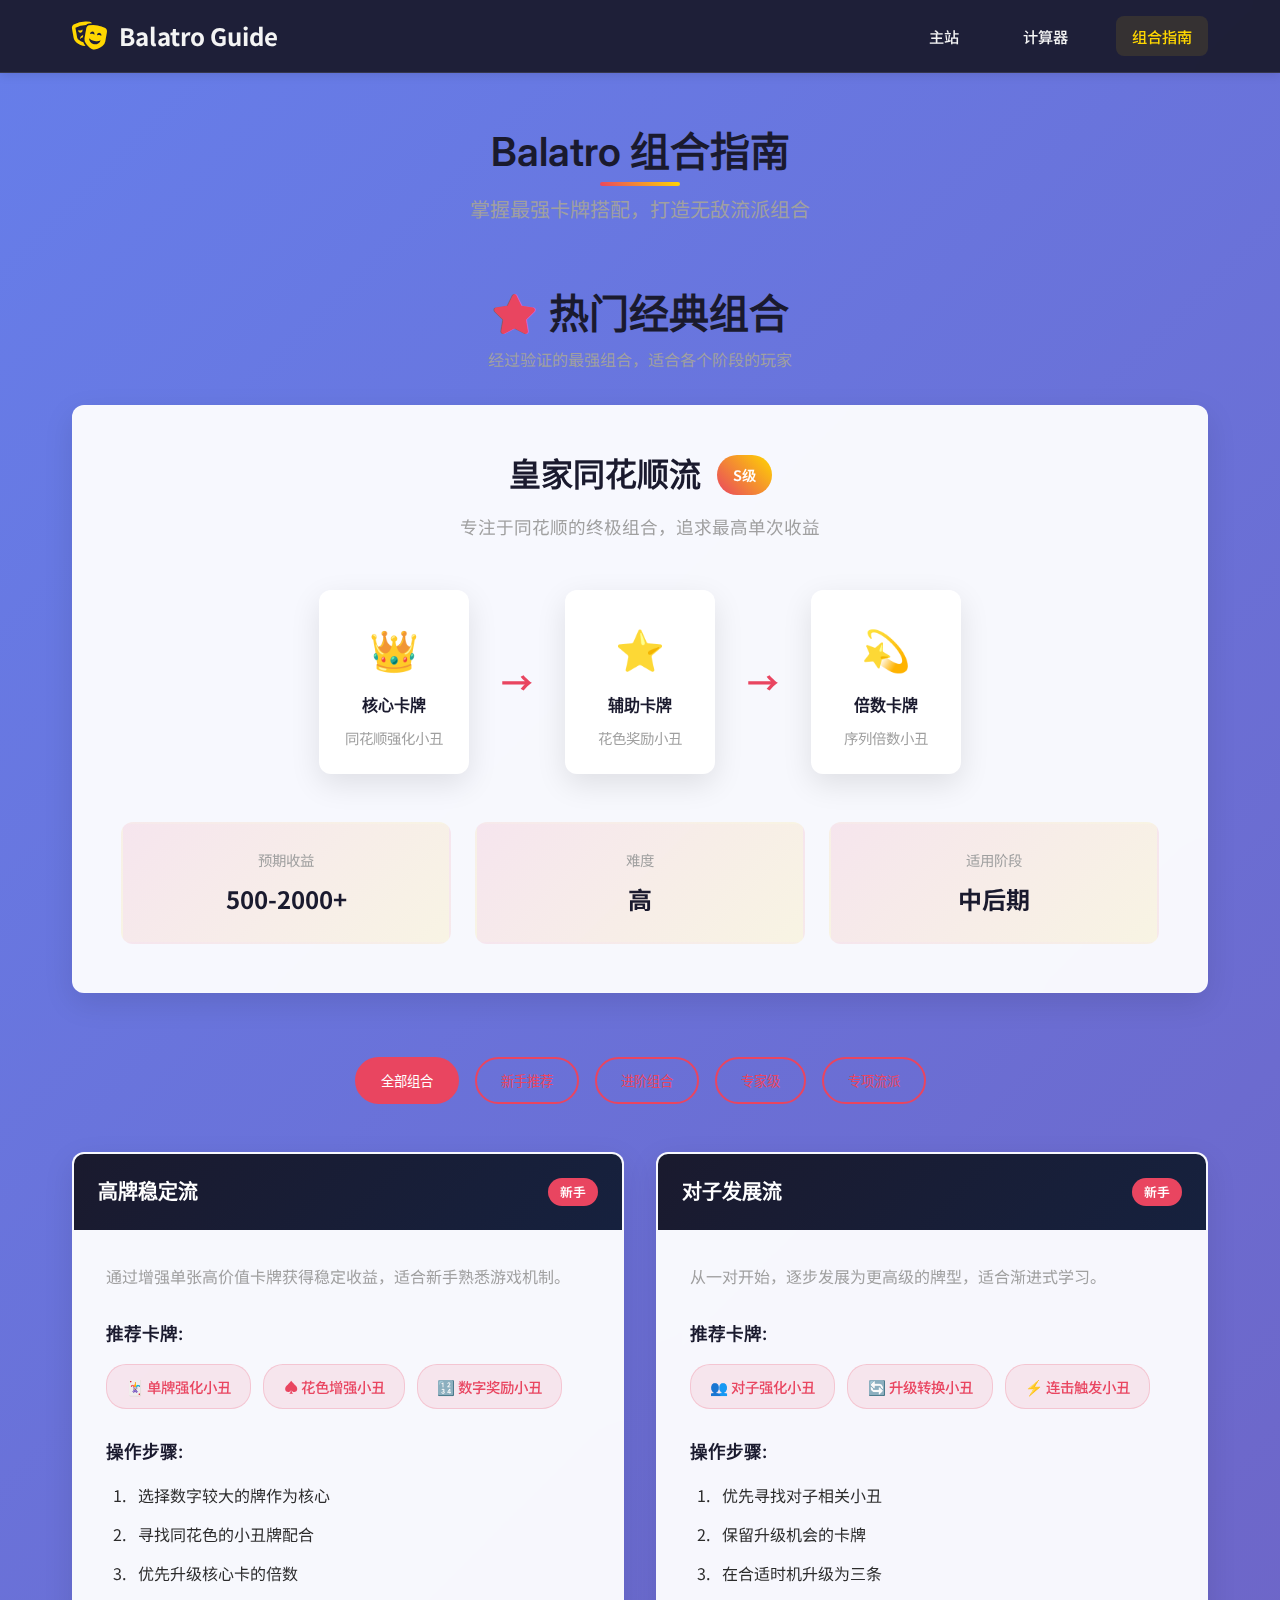
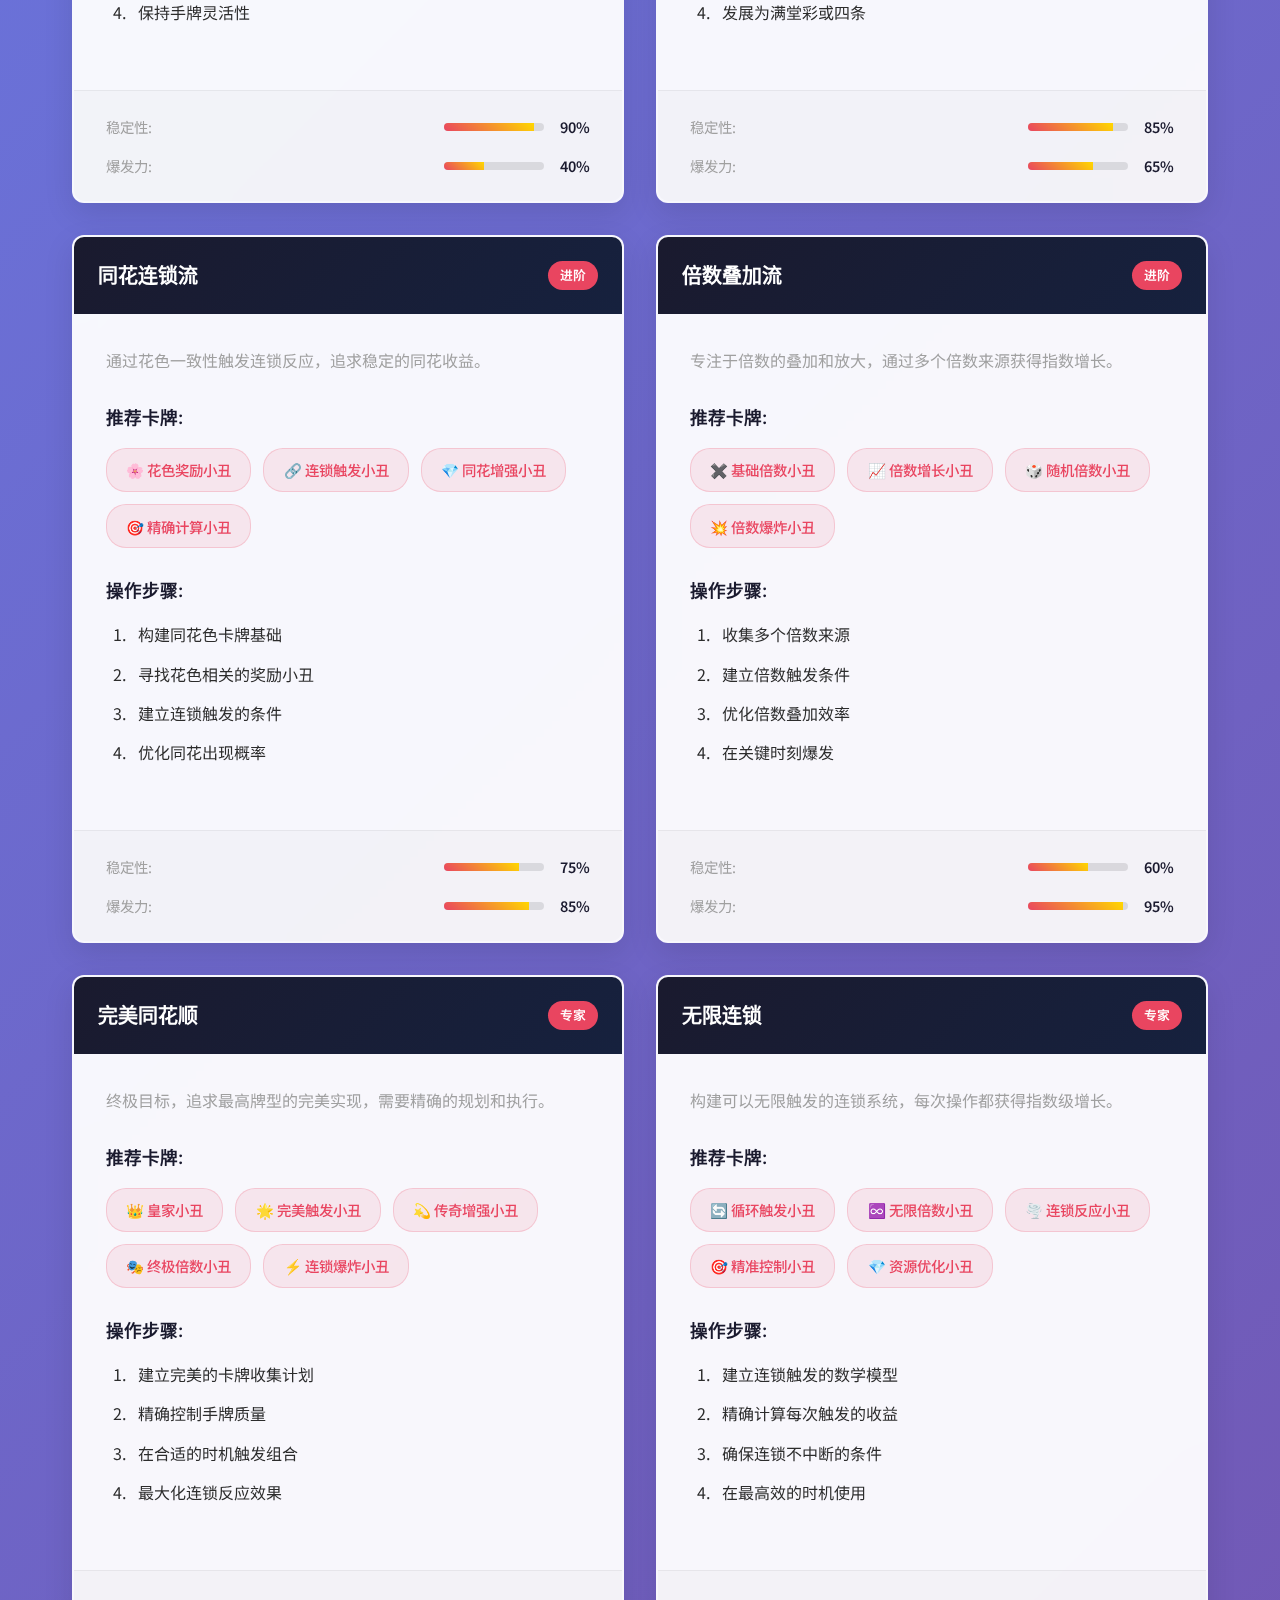
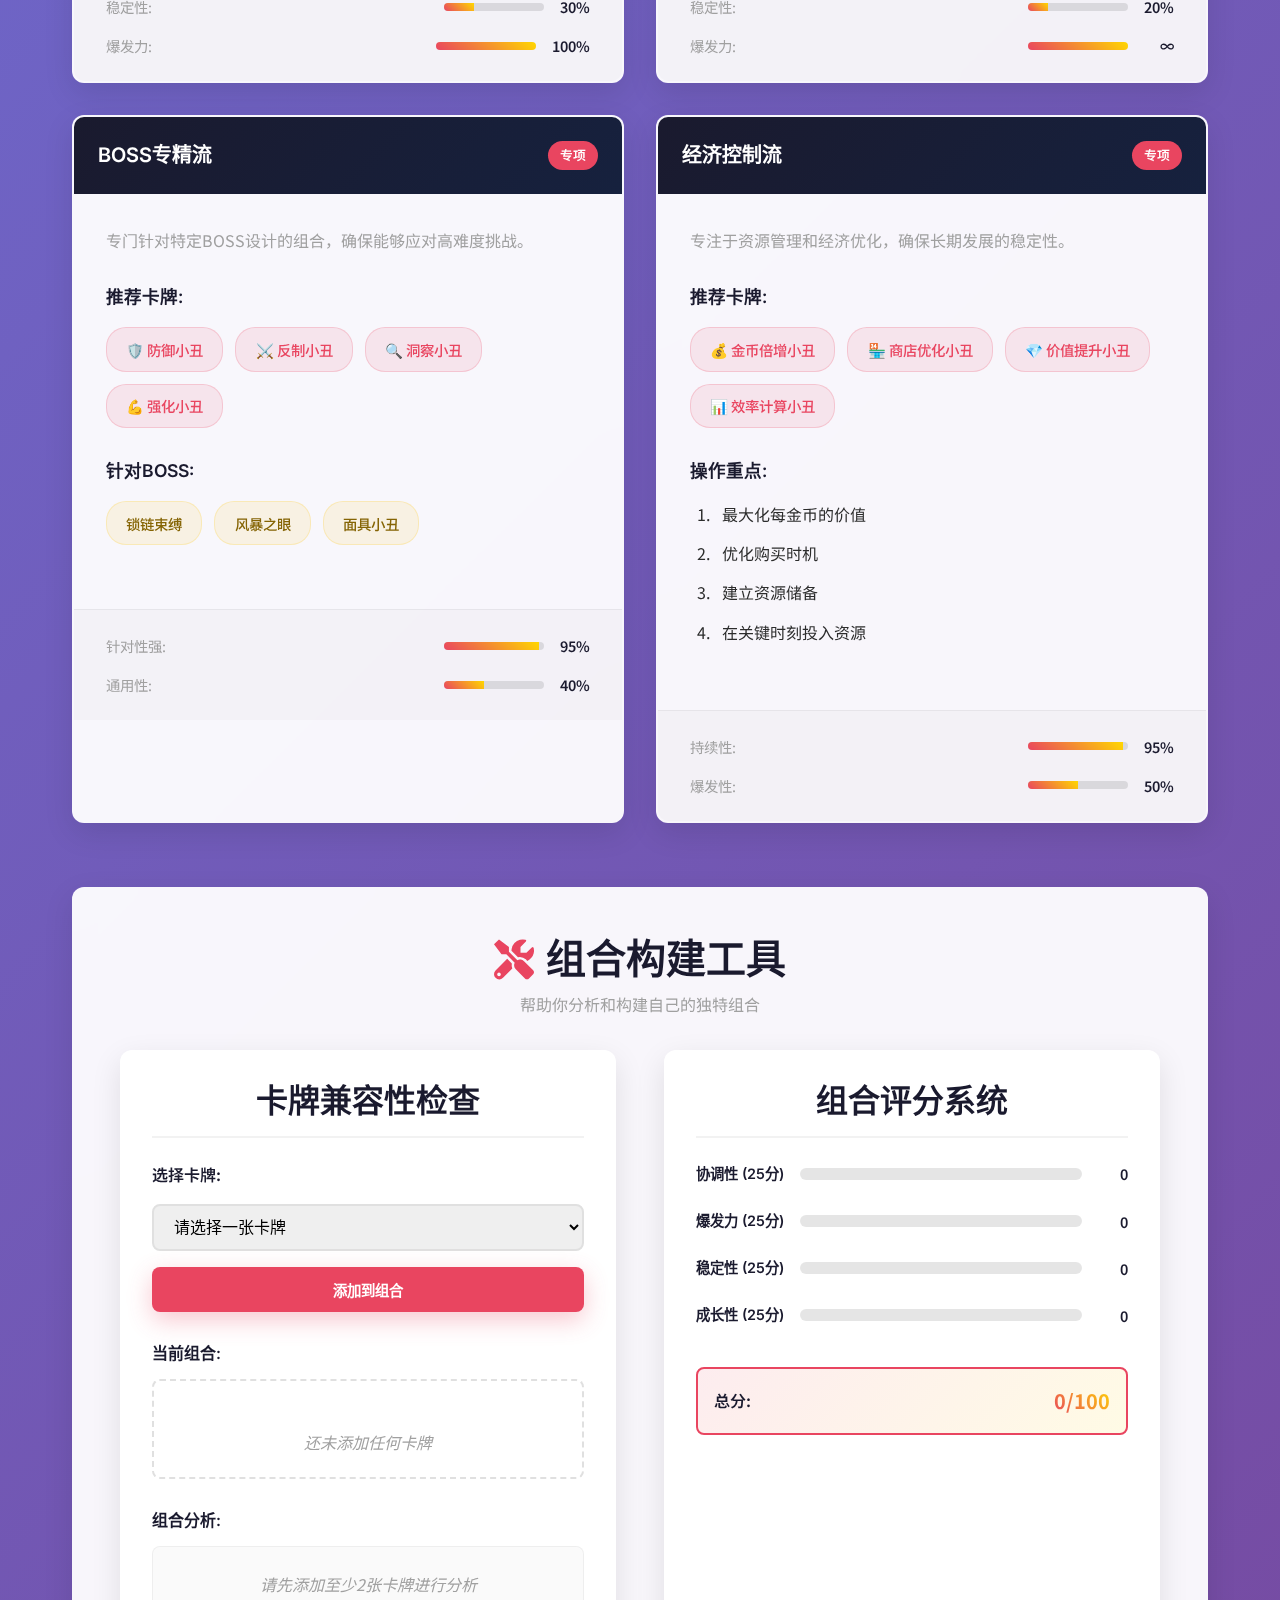
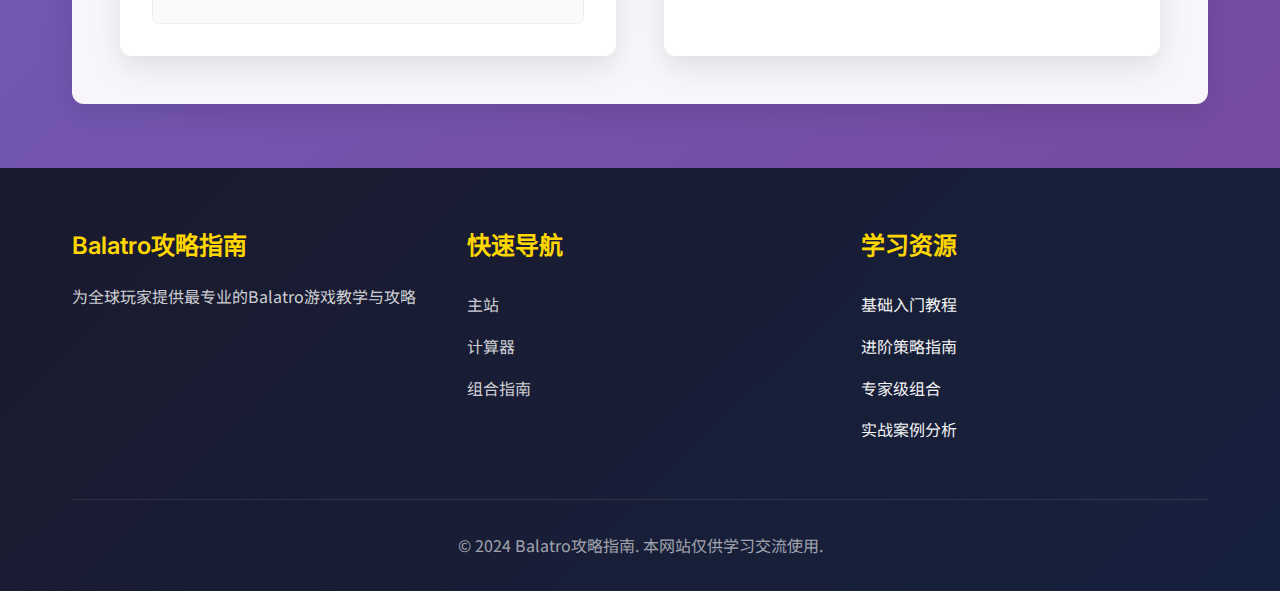
<file: combos.html>
<!DOCTYPE html>
<html lang="zh-CN">
<head>
    <meta charset="UTF-8">
    <meta name="viewport" content="width=device-width, initial-scale=1.0">
    <title>Balatro组合指南 - 卡牌搭配与策略组合</title>
    <meta name="description" content="Balatro游戏卡牌组合指南，最佳小丑牌搭配推荐，各种流派构建策略，助力全球玩家掌握游戏精髓。">
    <link rel="stylesheet" href="base.css">
    <link rel="stylesheet" href="styles.css">
    <link rel="stylesheet" href="combos.css">
    <link href="https://fonts.googleapis.com/css2?family=Noto+Sans+SC:wght@300;400;500;600;700&family=Inter:wght@300;400;500;600;700&display=swap" rel="stylesheet">
    <link rel="stylesheet" href="https://cdnjs.cloudflare.com/ajax/libs/font-awesome/6.0.0/css/all.min.css">
</head>
<body>
    <!-- 导航栏 -->
    <nav class="navbar">
        <div class="nav-container">
            <div class="nav-logo">
                <i class="fas fa-masks-theater"></i>
                <span>Balatro Guide</span>
            </div>
            <div class="nav-menu">
                <a href="index.html" class="nav-link">主站</a>
                <a href="calculator.html" class="nav-link">计算器</a>
                <a href="combos.html" class="nav-link active">组合指南</a>
            </div>
            <div class="hamburger">
                <span></span>
                <span></span>
                <span></span>
            </div>
        </div>
    </nav>

    <!-- 主要内容 -->
    <main class="combos-page">
        <div class="container">
            <div class="section-header">
                <h1 class="section-title">Balatro 组合指南</h1>
                <p class="section-subtitle">掌握最强卡牌搭配，打造无敌流派组合</p>
            </div>

            <!-- 热门组合展示 -->
            <div class="featured-combos">
                <div class="section-header-small">
                    <h2><i class="fas fa-star"></i> 热门经典组合</h2>
                    <p>经过验证的最强组合，适合各个阶段的玩家</p>
                </div>
                
                <div class="combo-showcase">
                    <div class="featured-combo">
                        <div class="combo-banner">
                            <div class="combo-title">
                                <h3>皇家同花顺流</h3>
                                <span class="combo-tier">S级</span>
                            </div>
                            <div class="combo-description">
                                <p>专注于同花顺的终极组合，追求最高单次收益</p>
                            </div>
                        </div>
                        <div class="combo-cards">
                            <div class="card-slot core">
                                <div class="card-icon">👑</div>
                                <h4>核心卡牌</h4>
                                <p>同花顺强化小丑</p>
                            </div>
                            <div class="combo-arrow">→</div>
                            <div class="card-slot support">
                                <div class="card-icon">⭐</div>
                                <h4>辅助卡牌</h4>
                                <p>花色奖励小丑</p>
                            </div>
                            <div class="combo-arrow">→</div>
                            <div class="card-slot multiplier">
                                <div class="card-icon">💫</div>
                                <h4>倍数卡牌</h4>
                                <p>序列倍数小丑</p>
                            </div>
                        </div>
                        <div class="combo-stats">
                            <div class="stat-item">
                                <span class="stat-label">预期收益</span>
                                <span class="stat-value">500-2000+</span>
                            </div>
                            <div class="stat-item">
                                <span class="stat-label">难度</span>
                                <span class="stat-value">高</span>
                            </div>
                            <div class="stat-item">
                                <span class="stat-label">适用阶段</span>
                                <span class="stat-value">中后期</span>
                            </div>
                        </div>
                    </div>
                </div>
            </div>

            <!-- 分类组合 -->
            <div class="combo-categories">
                <div class="category-filter">
                    <button class="filter-btn active" data-category="all">全部组合</button>
                    <button class="filter-btn" data-category="beginner">新手推荐</button>
                    <button class="filter-btn" data-category="intermediate">进阶组合</button>
                    <button class="filter-btn" data-category="expert">专家级</button>
                    <button class="filter-btn" data-category="specific">专项流派</button>
                </div>

                <div class="combos-grid">
                    <!-- 新手推荐组合 -->
                    <div class="combo-card" data-category="beginner">
                        <div class="combo-header">
                            <h3>高牌稳定流</h3>
                            <span class="combo-difficulty">新手</span>
                        </div>
                        <div class="combo-body">
                            <p class="combo-overview">通过增强单张高价值卡牌获得稳定收益，适合新手熟悉游戏机制。</p>
                            
                            <div class="card-list">
                                <h4>推荐卡牌:</h4>
                                <div class="cards-row">
                                    <div class="mini-card">🃏 单牌强化小丑</div>
                                    <div class="mini-card">♠ 花色增强小丑</div>
                                    <div class="mini-card">🔢 数字奖励小丑</div>
                                </div>
                            </div>
                            
                            <div class="strategy-steps">
                                <h4>操作步骤:</h4>
                                <ol>
                                    <li>选择数字较大的牌作为核心</li>
                                    <li>寻找同花色的小丑牌配合</li>
                                    <li>优先升级核心卡的倍数</li>
                                    <li>保持手牌灵活性</li>
                                </ol>
                            </div>
                        </div>
                        <div class="combo-footer">
                            <div class="performance">
                                <span class="performance-label">稳定性:</span>
                                <div class="performance-bar">
                                    <div class="performance-fill" style="width: 90%"></div>
                                </div>
                                <span class="performance-value">90%</span>
                            </div>
                            <div class="performance">
                                <span class="performance-label">爆发力:</span>
                                <div class="performance-bar">
                                    <div class="performance-fill" style="width: 40%"></div>
                                </div>
                                <span class="performance-value">40%</span>
                            </div>
                        </div>
                    </div>

                    <div class="combo-card" data-category="beginner">
                        <div class="combo-header">
                            <h3>对子发展流</h3>
                            <span class="combo-difficulty">新手</span>
                        </div>
                        <div class="combo-body">
                            <p class="combo-overview">从一对开始，逐步发展为更高级的牌型，适合渐进式学习。</p>
                            
                            <div class="card-list">
                                <h4>推荐卡牌:</h4>
                                <div class="cards-row">
                                    <div class="mini-card">👥 对子强化小丑</div>
                                    <div class="mini-card">🔄 升级转换小丑</div>
                                    <div class="mini-card">⚡ 连击触发小丑</div>
                                </div>
                            </div>
                            
                            <div class="strategy-steps">
                                <h4>操作步骤:</h4>
                                <ol>
                                    <li>优先寻找对子相关小丑</li>
                                    <li>保留升级机会的卡牌</li>
                                    <li>在合适时机升级为三条</li>
                                    <li>发展为满堂彩或四条</li>
                                </ol>
                            </div>
                        </div>
                        <div class="combo-footer">
                            <div class="performance">
                                <span class="performance-label">稳定性:</span>
                                <div class="performance-bar">
                                    <div class="performance-fill" style="width: 85%"></div>
                                </div>
                                <span class="performance-value">85%</span>
                            </div>
                            <div class="performance">
                                <span class="performance-label">爆发力:</span>
                                <div class="performance-bar">
                                    <div class="performance-fill" style="width: 65%"></div>
                                </div>
                                <span class="performance-value">65%</span>
                            </div>
                        </div>
                    </div>

                    <!-- 进阶组合 -->
                    <div class="combo-card" data-category="intermediate">
                        <div class="combo-header">
                            <h3>同花连锁流</h3>
                            <span class="combo-difficulty">进阶</span>
                        </div>
                        <div class="combo-body">
                            <p class="combo-overview">通过花色一致性触发连锁反应，追求稳定的同花收益。</p>
                            
                            <div class="card-list">
                                <h4>推荐卡牌:</h4>
                                <div class="cards-row">
                                    <div class="mini-card">🌸 花色奖励小丑</div>
                                    <div class="mini-card">🔗 连锁触发小丑</div>
                                    <div class="mini-card">💎 同花增强小丑</div>
                                    <div class="mini-card">🎯 精确计算小丑</div>
                                </div>
                            </div>
                            
                            <div class="strategy-steps">
                                <h4>操作步骤:</h4>
                                <ol>
                                    <li>构建同花色卡牌基础</li>
                                    <li>寻找花色相关的奖励小丑</li>
                                    <li>建立连锁触发的条件</li>
                                    <li>优化同花出现概率</li>
                                </ol>
                            </div>
                        </div>
                        <div class="combo-footer">
                            <div class="performance">
                                <span class="performance-label">稳定性:</span>
                                <div class="performance-bar">
                                    <div class="performance-fill" style="width: 75%"></div>
                                </div>
                                <span class="performance-value">75%</span>
                            </div>
                            <div class="performance">
                                <span class="performance-label">爆发力:</span>
                                <div class="performance-bar">
                                    <div class="performance-fill" style="width: 85%"></div>
                                </div>
                                <span class="performance-value">85%</span>
                            </div>
                        </div>
                    </div>

                    <div class="combo-card" data-category="intermediate">
                        <div class="combo-header">
                            <h3>倍数叠加流</h3>
                            <span class="combo-difficulty">进阶</span>
                        </div>
                        <div class="combo-body">
                            <p class="combo-overview">专注于倍数的叠加和放大，通过多个倍数来源获得指数增长。</p>
                            
                            <div class="card-list">
                                <h4>推荐卡牌:</h4>
                                <div class="cards-row">
                                    <div class="mini-card">✖️ 基础倍数小丑</div>
                                    <div class="mini-card">📈 倍数增长小丑</div>
                                    <div class="mini-card">🎲 随机倍数小丑</div>
                                    <div class="mini-card">💥 倍数爆炸小丑</div>
                                </div>
                            </div>
                            
                            <div class="strategy-steps">
                                <h4>操作步骤:</h4>
                                <ol>
                                    <li>收集多个倍数来源</li>
                                    <li>建立倍数触发条件</li>
                                    <li>优化倍数叠加效率</li>
                                    <li>在关键时刻爆发</li>
                                </ol>
                            </div>
                        </div>
                        <div class="combo-footer">
                            <div class="performance">
                                <span class="performance-label">稳定性:</span>
                                <div class="performance-bar">
                                    <div class="performance-fill" style="width: 60%"></div>
                                </div>
                                <span class="performance-value">60%</span>
                            </div>
                            <div class="performance">
                                <span class="performance-label">爆发力:</span>
                                <div class="performance-bar">
                                    <div class="performance-fill" style="width: 95%"></div>
                                </div>
                                <span class="performance-value">95%</span>
                            </div>
                        </div>
                    </div>

                    <!-- 专家级组合 -->
                    <div class="combo-card" data-category="expert">
                        <div class="combo-header">
                            <h3>完美同花顺</h3>
                            <span class="combo-difficulty">专家</span>
                        </div>
                        <div class="combo-body">
                            <p class="combo-overview">终极目标，追求最高牌型的完美实现，需要精确的规划和执行。</p>
                            
                            <div class="card-list">
                                <h4>推荐卡牌:</h4>
                                <div class="cards-row">
                                    <div class="mini-card">👑 皇家小丑</div>
                                    <div class="mini-card">🌟 完美触发小丑</div>
                                    <div class="mini-card">💫 传奇增强小丑</div>
                                    <div class="mini-card">🎭 终极倍数小丑</div>
                                    <div class="mini-card">⚡ 连锁爆炸小丑</div>
                                </div>
                            </div>
                            
                            <div class="strategy-steps">
                                <h4>操作步骤:</h4>
                                <ol>
                                    <li>建立完美的卡牌收集计划</li>
                                    <li>精确控制手牌质量</li>
                                    <li>在合适的时机触发组合</li>
                                    <li>最大化连锁反应效果</li>
                                </ol>
                            </div>
                        </div>
                        <div class="combo-footer">
                            <div class="performance">
                                <span class="performance-label">稳定性:</span>
                                <div class="performance-bar">
                                    <div class="performance-fill" style="width: 30%"></div>
                                </div>
                                <span class="performance-value">30%</span>
                            </div>
                            <div class="performance">
                                <span class="performance-label">爆发力:</span>
                                <div class="performance-bar">
                                    <div class="performance-fill" style="width: 100%"></div>
                                </div>
                                <span class="performance-value">100%</span>
                            </div>
                        </div>
                    </div>

                    <div class="combo-card" data-category="expert">
                        <div class="combo-header">
                            <h3>无限连锁</h3>
                            <span class="combo-difficulty">专家</span>
                        </div>
                        <div class="combo-body">
                            <p class="combo-overview">构建可以无限触发的连锁系统，每次操作都获得指数级增长。</p>
                            
                            <div class="card-list">
                                <h4>推荐卡牌:</h4>
                                <div class="cards-row">
                                    <div class="mini-card">🔄 循环触发小丑</div>
                                    <div class="mini-card">♾️ 无限倍数小丑</div>
                                    <div class="mini-card">🌪️ 连锁反应小丑</div>
                                    <div class="mini-card">🎯 精准控制小丑</div>
                                    <div class="mini-card">💎 资源优化小丑</div>
                                </div>
                            </div>
                            
                            <div class="strategy-steps">
                                <h4>操作步骤:</h4>
                                <ol>
                                    <li>建立连锁触发的数学模型</li>
                                    <li>精确计算每次触发的收益</li>
                                    <li>确保连锁不中断的条件</li>
                                    <li>在最高效的时机使用</li>
                                </ol>
                            </div>
                        </div>
                        <div class="combo-footer">
                            <div class="performance">
                                <span class="performance-label">稳定性:</span>
                                <div class="performance-bar">
                                    <div class="performance-fill" style="width: 20%"></div>
                                </div>
                                <span class="performance-value">20%</span>
                            </div>
                            <div class="performance">
                                <span class="performance-label">爆发力:</span>
                                <div class="performance-bar">
                                    <div class="performance-fill" style="width: 100%"></div>
                                </div>
                                <span class="performance-value">∞</span>
                            </div>
                        </div>
                    </div>

                    <!-- 专项流派 -->
                    <div class="combo-card" data-category="specific">
                        <div class="combo-header">
                            <h3>BOSS专精流</h3>
                            <span class="combo-difficulty">专项</span>
                        </div>
                        <div class="combo-body">
                            <p class="combo-overview">专门针对特定BOSS设计的组合，确保能够应对高难度挑战。</p>
                            
                            <div class="card-list">
                                <h4>推荐卡牌:</h4>
                                <div class="cards-row">
                                    <div class="mini-card">🛡️ 防御小丑</div>
                                    <div class="mini-card">⚔️ 反制小丑</div>
                                    <div class="mini-card">🔍 洞察小丑</div>
                                    <div class="mini-card">💪 强化小丑</div>
                                </div>
                            </div>
                            
                            <div class="boss-target">
                                <h4>针对BOSS:</h4>
                                <div class="boss-types">
                                    <span class="boss-type">锁链束缚</span>
                                    <span class="boss-type">风暴之眼</span>
                                    <span class="boss-type">面具小丑</span>
                                </div>
                            </div>
                        </div>
                        <div class="combo-footer">
                            <div class="performance">
                                <span class="performance-label">针对性强:</span>
                                <div class="performance-bar">
                                    <div class="performance-fill" style="width: 95%"></div>
                                </div>
                                <span class="performance-value">95%</span>
                            </div>
                            <div class="performance">
                                <span class="performance-label">通用性:</span>
                                <div class="performance-bar">
                                    <div class="performance-fill" style="width: 40%"></div>
                                </div>
                                <span class="performance-value">40%</span>
                            </div>
                        </div>
                    </div>

                    <div class="combo-card" data-category="specific">
                        <div class="combo-header">
                            <h3>经济控制流</h3>
                            <span class="combo-difficulty">专项</span>
                        </div>
                        <div class="combo-body">
                            <p class="combo-overview">专注于资源管理和经济优化，确保长期发展的稳定性。</p>
                            
                            <div class="card-list">
                                <h4>推荐卡牌:</h4>
                                <div class="cards-row">
                                    <div class="mini-card">💰 金币倍增小丑</div>
                                    <div class="mini-card">🏪 商店优化小丑</div>
                                    <div class="mini-card">💎 价值提升小丑</div>
                                    <div class="mini-card">📊 效率计算小丑</div>
                                </div>
                            </div>
                            
                            <div class="strategy-steps">
                                <h4>操作重点:</h4>
                                <ol>
                                    <li>最大化每金币的价值</li>
                                    <li>优化购买时机</li>
                                    <li>建立资源储备</li>
                                    <li>在关键时刻投入资源</li>
                                </ol>
                            </div>
                        </div>
                        <div class="combo-footer">
                            <div class="performance">
                                <span class="performance-label">持续性:</span>
                                <div class="performance-bar">
                                    <div class="performance-fill" style="width: 95%"></div>
                                </div>
                                <span class="performance-value">95%</span>
                            </div>
                            <div class="performance">
                                <span class="performance-label">爆发性:</span>
                                <div class="performance-bar">
                                    <div class="performance-fill" style="width: 50%"></div>
                                </div>
                                <span class="performance-value">50%</span>
                            </div>
                        </div>
                    </div>
                </div>
            </div>

            <!-- 组合构建工具 -->
            <div class="combo-builder">
                <div class="section-header-small">
                    <h2><i class="fas fa-tools"></i> 组合构建工具</h2>
                    <p>帮助你分析和构建自己的独特组合</p>
                </div>
                
                <div class="builder-tools">
                    <div class="tool-section">
                        <h3>卡牌兼容性检查</h3>
                        <div class="compatibility-checker">
                            <div class="input-group">
                                <label>选择卡牌:</label>
                                <select id="card-selector" class="form-select">
                                    <option value="">请选择一张卡牌</option>
                                    <option value="joker-red">红色小丑</option>
                                    <option value="joker-blue">蓝色小丑</option>
                                    <option value="joker-green">绿色小丑</option>
                                    <option value="planet-ace">王牌星球</option>
                                    <option value="planet-king">K王星球</option>
                                    <option value="tarot-strength">力量塔罗</option>
                                    <option value="spectral-ectoplasm">幽灵胶质</option>
                                </select>
                                <button class="btn btn-primary" onclick="addCardToBuilder()">添加到组合</button>
                            </div>
                            
                            <div class="builder-cards" id="builder-cards">
                                <h4>当前组合:</h4>
                                <div class="cards-container" id="cards-container">
                                    <p class="empty-state">还未添加任何卡牌</p>
                                </div>
                            </div>
                            
                            <div class="combo-analysis" id="combo-analysis">
                                <h4>组合分析:</h4>
                                <div class="analysis-result">
                                    <p>请先添加至少2张卡牌进行分析</p>
                                </div>
                            </div>
                        </div>
                    </div>
                    
                    <div class="tool-section">
                        <h3>组合评分系统</h3>
                        <div class="scoring-system">
                            <div class="score-category">
                                <h4>协调性 (25分)</h4>
                                <div class="score-bar">
                                    <div class="score-fill" style="width: 0%"></div>
                                </div>
                                <span class="score-value" id="synergy-score">0</span>
                            </div>
                            <div class="score-category">
                                <h4>爆发力 (25分)</h4>
                                <div class="score-bar">
                                    <div class="score-fill" style="width: 0%"></div>
                                </div>
                                <span class="score-value" id="burst-score">0</span>
                            </div>
                            <div class="score-category">
                                <h4>稳定性 (25分)</h4>
                                <div class="score-bar">
                                    <div class="score-fill" style="width: 0%"></div>
                                </div>
                                <span class="score-value" id="stability-score">0</span>
                            </div>
                            <div class="score-category">
                                <h4>成长性 (25分)</h4>
                                <div class="score-bar">
                                    <div class="score-fill" style="width: 0%"></div>
                                </div>
                                <span class="score-value" id="growth-score">0</span>
                            </div>
                            <div class="total-score">
                                <span>总分:</span>
                                <span class="total-score-value" id="total-score">0/100</span>
                            </div>
                        </div>
                    </div>
                </div>
            </div>
        </div>
    </main>

    <!-- 页脚 -->
    <footer class="footer">
        <div class="container">
            <div class="footer-content">
                <div class="footer-section">
                    <h4>Balatro攻略指南</h4>
                    <p>为全球玩家提供最专业的Balatro游戏教学与攻略</p>
                </div>
                <div class="footer-section">
                    <h4>快速导航</h4>
                    <ul>
                        <li><a href="index.html">主站</a></li>
                        <li><a href="calculator.html">计算器</a></li>
                        <li><a href="combos.html">组合指南</a></li>
                    </ul>
                </div>
                <div class="footer-section">
                    <h4>学习资源</h4>
                    <ul>
                        <li>基础入门教程</li>
                        <li>进阶策略指南</li>
                        <li>专家级组合</li>
                        <li>实战案例分析</li>
                    </ul>
                </div>
            </div>
            <div class="footer-bottom">
                <p>© 2024 Balatro攻略指南. 本网站仅供学习交流使用.</p>
            </div>
        </div>
    </footer>

    <script src="script.js"></script>
    <script src="combos.js"></script>
</body>
</html>
</file>
<file: styles.css>
/* CSS Variables for consistent theming */
:root {
    --primary-color: #1a1a2e;
    --secondary-color: #16213e;
    --accent-color: #e94560;
    --accent-gold: #ffd700;
    --text-light: #f4f4f4;
    --text-gray: #a0a0a0;
    --text-dark: #2c2c2c;
    --bg-light: #f8f9fa;
    --bg-card: #ffffff;
    --shadow: 0 10px 30px rgba(0,0,0,0.1);
    --shadow-hover: 0 15px 40px rgba(0,0,0,0.15);
    --border-radius: 12px;
    --border-radius-small: 8px;
    --transition: all 0.3s cubic-bezier(0.4, 0, 0.2, 1);
    --font-primary: 'Noto Sans SC', sans-serif;
    --font-secondary: 'Inter', sans-serif;
}

/* Reset and base styles */
* {
    margin: 0;
    padding: 0;
    box-sizing: border-box;
}

html {
    scroll-behavior: smooth;
}

body {
    font-family: var(--font-primary);
    line-height: 1.6;
    color: var(--text-dark);
    background: linear-gradient(135deg, #667eea 0%, #764ba2 100%);
    min-height: 100vh;
}

/* Typography */
h1, h2, h3, h4, h5, h6 {
    font-family: var(--font-secondary);
    font-weight: 600;
    line-height: 1.2;
    margin-bottom: 1rem;
}

h1 { font-size: 3rem; }
h2 { font-size: 2.5rem; }
h3 { font-size: 2rem; }
h4 { font-size: 1.5rem; }
h5 { font-size: 1.25rem; }
h6 { font-size: 1rem; }

p {
    margin-bottom: 1rem;
    line-height: 1.7;
}

/* Navigation */
.navbar {
    background: rgba(26, 26, 46, 0.95);
    backdrop-filter: blur(10px);
    padding: 1rem 0;
    position: fixed;
    top: 0;
    width: 100%;
    z-index: 1000;
    border-bottom: 1px solid rgba(255, 255, 255, 0.1);
}

.nav-container {
    max-width: 1200px;
    margin: 0 auto;
    padding: 0 2rem;
    display: flex;
    justify-content: space-between;
    align-items: center;
}

.nav-logo {
    display: flex;
    align-items: center;
    gap: 0.75rem;
    color: var(--text-light);
    font-size: 1.5rem;
    font-weight: 700;
    text-decoration: none;
}

.nav-logo i {
    color: var(--accent-gold);
    font-size: 1.75rem;
}

.nav-menu {
    display: flex;
    gap: 2rem;
    list-style: none;
}

.nav-link {
    color: var(--text-light);
    text-decoration: none;
    font-weight: 500;
    padding: 0.5rem 1rem;
    border-radius: var(--border-radius-small);
    transition: var(--transition);
    position: relative;
}

.nav-link:hover,
.nav-link.active {
    color: var(--accent-gold);
    background: rgba(255, 215, 0, 0.1);
}

.hamburger {
    display: none;
    flex-direction: column;
    cursor: pointer;
    gap: 4px;
}

.hamburger span {
    width: 25px;
    height: 3px;
    background: var(--text-light);
    transition: var(--transition);
}

/* Container */
.container {
    max-width: 1200px;
    margin: 0 auto;
    padding: 0 2rem;
}

/* Hero Section */
.hero {
    min-height: 100vh;
    display: flex;
    align-items: center;
    padding: 6rem 0 4rem;
    background: linear-gradient(135deg, 
        rgba(26, 26, 46, 0.9) 0%, 
        rgba(22, 33, 62, 0.8) 50%, 
        rgba(233, 69, 96, 0.1) 100%);
    position: relative;
    overflow: hidden;
}

.hero::before {
    content: '';
    position: absolute;
    top: 0;
    left: 0;
    right: 0;
    bottom: 0;
    background: url('data:image/svg+xml,<svg xmlns="http://www.w3.org/2000/svg" viewBox="0 0 100 100"><defs><pattern id="grain" width="100" height="100" patternUnits="userSpaceOnUse"><circle cx="25" cy="25" r="1" fill="%23ffffff" opacity="0.05"/><circle cx="75" cy="75" r="1" fill="%23ffffff" opacity="0.03"/><circle cx="50" cy="10" r="0.5" fill="%23ffffff" opacity="0.02"/></pattern></defs><rect width="100" height="100" fill="url(%23grain)"/></svg>');
    pointer-events: none;
}

.hero-content {
    max-width: 1200px;
    margin: 0 auto;
    padding: 0 2rem;
    display: grid;
    grid-template-columns: 1fr 1fr;
    gap: 4rem;
    align-items: center;
    position: relative;
    z-index: 2;
}

.hero-title {
    text-align: left;
    margin-bottom: 2rem;
}

.title-main {
    display: block;
    font-size: 4rem;
    font-weight: 700;
    background: linear-gradient(45deg, var(--accent-gold), #ffed4e);
    -webkit-background-clip: text;
    -webkit-text-fill-color: transparent;
    background-clip: text;
    text-shadow: 0 0 30px rgba(255, 215, 0, 0.3);
}

.title-sub {
    display: block;
    font-size: 1.5rem;
    font-weight: 400;
    color: var(--text-light);
    margin-top: 0.5rem;
}

.hero-description {
    font-size: 1.25rem;
    color: rgba(255, 255, 255, 0.9);
    margin-bottom: 3rem;
    line-height: 1.6;
}

.hero-buttons {
    display: flex;
    gap: 1rem;
    flex-wrap: wrap;
}

.btn {
    padding: 1rem 2rem;
    border: none;
    border-radius: var(--border-radius);
    font-size: 1rem;
    font-weight: 600;
    cursor: pointer;
    transition: var(--transition);
    text-decoration: none;
    display: inline-flex;
    align-items: center;
    gap: 0.5rem;
    min-width: 160px;
    justify-content: center;
}

.btn-primary {
    background: linear-gradient(45deg, var(--accent-color), #ff6b7d);
    color: white;
    box-shadow: 0 8px 25px rgba(233, 69, 96, 0.3);
}

.btn-primary:hover {
    transform: translateY(-2px);
    box-shadow: 0 12px 35px rgba(233, 69, 96, 0.4);
}

.btn-secondary {
    background: rgba(255, 255, 255, 0.1);
    color: white;
    border: 2px solid rgba(255, 255, 255, 0.2);
    backdrop-filter: blur(10px);
}

.btn-secondary:hover {
    background: rgba(255, 255, 255, 0.2);
    border-color: rgba(255, 255, 255, 0.3);
    transform: translateY(-2px);
}

/* Hero Visual */
.hero-visual {
    display: flex;
    justify-content: center;
    align-items: center;
    position: relative;
}

.floating-cards {
    position: relative;
    width: 300px;
    height: 300px;
}

.card-joker,
.card-planet,
.card-spectral,
.card-egg {
    position: absolute;
    font-size: 3rem;
    animation: float 6s ease-in-out infinite;
    filter: drop-shadow(0 10px 20px rgba(0,0,0,0.2));
}

.card-joker {
    top: 20%;
    left: 20%;
    animation-delay: 0s;
}

.card-planet {
    top: 10%;
    right: 20%;
    animation-delay: 1.5s;
}

.card-spectral {
    bottom: 30%;
    left: 10%;
    animation-delay: 3s;
}

.card-egg {
    bottom: 20%;
    right: 30%;
    animation-delay: 4.5s;
}

@keyframes float {
    0%, 100% { transform: translateY(0px) rotate(0deg); }
    50% { transform: translateY(-20px) rotate(5deg); }
}

/* Content Sections */
.content-section {
    padding: 6rem 0;
    position: relative;
}

.content-section.bg-light {
    background: var(--bg-light);
}

.section-header {
    text-align: center;
    margin-bottom: 4rem;
}

.section-title {
    color: var(--primary-color);
    margin-bottom: 1rem;
    position: relative;
}

.section-title::after {
    content: '';
    position: absolute;
    bottom: -10px;
    left: 50%;
    transform: translateX(-50%);
    width: 80px;
    height: 4px;
    background: linear-gradient(45deg, var(--accent-color), var(--accent-gold));
    border-radius: 2px;
}

.section-subtitle {
    font-size: 1.25rem;
    color: var(--text-gray);
    max-width: 600px;
    margin: 0 auto;
}

/* Grid layouts */
.grid-2 {
    display: grid;
    grid-template-columns: repeat(auto-fit, minmax(500px, 1fr));
    gap: 2rem;
    margin-bottom: 3rem;
}

.grid-3 {
    display: grid;
    grid-template-columns: repeat(auto-fit, minmax(300px, 1fr));
    gap: 2rem;
}

/* Cards */
.card {
    background: var(--bg-card);
    border-radius: var(--border-radius);
    padding: 2rem;
    box-shadow: var(--shadow);
    transition: var(--transition);
    border: 1px solid rgba(0, 0, 0, 0.05);
}

.card:hover {
    transform: translateY(-5px);
    box-shadow: var(--shadow-hover);
}

.card-header {
    display: flex;
    align-items: center;
    gap: 1rem;
    margin-bottom: 1.5rem;
}

.card-header i {
    font-size: 1.5rem;
    color: var(--accent-color);
}

.card-header h3 {
    color: var(--primary-color);
    margin: 0;
}

.card-content {
    color: var(--text-dark);
    line-height: 1.7;
}

/* Highlight boxes */
.highlight-box {
    background: linear-gradient(135deg, rgba(233, 69, 96, 0.1), rgba(255, 215, 0, 0.1));
    border-left: 4px solid var(--accent-color);
    padding: 1.5rem;
    margin: 1.5rem 0;
    border-radius: 0 var(--border-radius) var(--border-radius) 0;
}

.highlight-box h4 {
    color: var(--primary-color);
    margin-bottom: 1rem;
}

.highlight-box ul {
    list-style: none;
    padding-left: 0;
}

.highlight-box li {
    padding: 0.25rem 0;
    position: relative;
    padding-left: 1.5rem;
}

.highlight-box li::before {
    content: '▶';
    position: absolute;
    left: 0;
    color: var(--accent-color);
    font-size: 0.8rem;
}

.tip-box {
    background: linear-gradient(135deg, rgba(0, 123, 255, 0.1), rgba(40, 167, 69, 0.1));
    border-left: 4px solid #007bff;
    padding: 1.5rem;
    margin: 1.5rem 0;
    border-radius: 0 var(--border-radius) var(--border-radius) 0;
    display: flex;
    gap: 1rem;
    align-items: flex-start;
}

.tip-box i {
    color: #007bff;
    font-size: 1.25rem;
    margin-top: 0.25rem;
}

.tip-box p {
    margin: 0;
}

/* Game flow */
.game-flow {
    background: var(--bg-card);
    padding: 3rem;
    border-radius: var(--border-radius);
    box-shadow: var(--shadow);
    margin-top: 3rem;
}

.game-flow h3 {
    text-align: center;
    color: var(--primary-color);
    margin-bottom: 3rem;
}

.flow-steps {
    display: grid;
    gap: 2rem;
}

.flow-step {
    display: grid;
    grid-template-columns: auto 1fr;
    gap: 2rem;
    align-items: center;
}

.step-number {
    width: 60px;
    height: 60px;
    background: linear-gradient(45deg, var(--accent-color), var(--accent-gold));
    color: white;
    border-radius: 50%;
    display: flex;
    align-items: center;
    justify-content: center;
    font-size: 1.5rem;
    font-weight: 700;
    box-shadow: 0 5px 15px rgba(233, 69, 96, 0.3);
}

.step-content h4 {
    color: var(--primary-color);
    margin-bottom: 0.5rem;
}

.step-content p {
    color: var(--text-gray);
    margin: 0;
}

/* Card types */
.card-types {
    display: flex;
    flex-direction: column;
    gap: 3rem;
}

.card-type {
    background: var(--bg-card);
    padding: 2.5rem;
    border-radius: var(--border-radius);
    box-shadow: var(--shadow);
}

.type-header {
    display: flex;
    justify-content: space-between;
    align-items: center;
    margin-bottom: 1.5rem;
    flex-wrap: wrap;
    gap: 1rem;
}

.type-header h3 {
    color: var(--primary-color);
    margin: 0;
    display: flex;
    align-items: center;
    gap: 1rem;
}

.type-count {
    background: var(--accent-color);
    color: white;
    padding: 0.5rem 1rem;
    border-radius: 20px;
    font-size: 0.9rem;
    font-weight: 600;
}

.examples-grid {
    display: grid;
    grid-template-columns: repeat(auto-fit, minmax(250px, 1fr));
    gap: 1.5rem;
    margin-top: 2rem;
}

.example-card {
    background: rgba(233, 69, 96, 0.05);
    padding: 1.5rem;
    border-radius: var(--border-radius);
    border: 1px solid rgba(233, 69, 96, 0.1);
}

.card-icon {
    font-size: 2rem;
    margin-bottom: 1rem;
    display: block;
}

.example-card h4 {
    color: var(--primary-color);
    margin-bottom: 0.75rem;
}

.example-card p {
    color: var(--text-gray);
    font-size: 0.95rem;
    margin: 0;
}

/* Poker hands */
.poker-hands {
    margin-top: 4rem;
}

.poker-hands h3 {
    text-align: center;
    color: var(--primary-color);
    margin-bottom: 3rem;
}

.hands-grid {
    display: grid;
    grid-template-columns: repeat(auto-fit, minmax(280px, 1fr));
    gap: 1.5rem;
}

.hand-card {
    background: var(--bg-card);
    border-radius: var(--border-radius);
    padding: 1.5rem;
    box-shadow: var(--shadow);
    transition: var(--transition);
    display: grid;
    grid-template-columns: auto 1fr;
    gap: 1.5rem;
    align-items: center;
}

.hand-card:hover {
    transform: translateY(-3px);
    box-shadow: var(--shadow-hover);
}

.hand-visual {
    width: 80px;
    height: 100px;
    background: linear-gradient(135deg, #ffffff, #f8f9fa);
    border: 2px solid var(--text-gray);
    border-radius: var(--border-radius-small);
    display: flex;
    align-items: center;
    justify-content: center;
    font-weight: 700;
    font-size: 0.9rem;
    color: var(--primary-color);
    text-align: center;
    line-height: 1.2;
}

.hand-info h4 {
    color: var(--primary-color);
    margin-bottom: 0.5rem;
}

.hand-info p {
    color: var(--text-gray);
    font-size: 0.95rem;
    margin-bottom: 0.75rem;
}

.base-value {
    background: var(--accent-color);
    color: white;
    padding: 0.25rem 0.75rem;
    border-radius: 20px;
    font-size: 0.8rem;
    font-weight: 600;
}

/* Chips section */
.chips-explanation {
    margin-bottom: 4rem;
}

.formula-box {
    background: linear-gradient(135deg, var(--primary-color), var(--secondary-color));
    color: white;
    padding: 2.5rem;
    border-radius: var(--border-radius);
    text-align: center;
    margin-bottom: 3rem;
}

.formula-box h3 {
    margin-bottom: 2rem;
    color: var(--accent-gold);
}

.formula {
    display: flex;
    align-items: center;
    justify-content: center;
    flex-wrap: wrap;
    gap: 1rem;
    font-size: 1.25rem;
}

.formula-part {
    background: rgba(255, 255, 255, 0.1);
    padding: 0.75rem 1.5rem;
    border-radius: var(--border-radius-small);
    border: 1px solid rgba(255, 255, 255, 0.2);
}

.formula-operator {
    color: var(--accent-gold);
    font-weight: 700;
    font-size: 1.5rem;
}

.formula-result {
    background: var(--accent-gold);
    color: var(--primary-color);
    padding: 0.75rem 1.5rem;
    border-radius: var(--border-radius-small);
    font-weight: 700;
}

.chips-sources h3 {
    text-align: center;
    color: var(--primary-color);
    margin-bottom: 2rem;
}

.source-card {
    background: var(--bg-card);
    padding: 2rem;
    border-radius: var(--border-radius);
    box-shadow: var(--shadow);
    text-align: center;
}

.source-icon {
    width: 80px;
    height: 80px;
    background: linear-gradient(45deg, var(--accent-color), var(--accent-gold));
    border-radius: 50%;
    display: flex;
    align-items: center;
    justify-content: center;
    margin: 0 auto 1.5rem;
}

.source-icon i {
    font-size: 2rem;
    color: white;
}

.source-card h4 {
    color: var(--primary-color);
    margin-bottom: 1rem;
}

.source-card p {
    color: var(--text-gray);
    margin-bottom: 1.5rem;
}

.source-card ul {
    list-style: none;
    text-align: left;
}

.source-card li {
    padding: 0.5rem 0;
    color: var(--text-dark);
    position: relative;
    padding-left: 1.5rem;
}

.source-card li::before {
    content: '✓';
    position: absolute;
    left: 0;
    color: var(--accent-color);
    font-weight: 700;
}

/* Strategy tabs */
.chips-strategies h3 {
    text-align: center;
    color: var(--primary-color);
    margin-bottom: 2rem;
}

.strategies-tabs {
    background: var(--bg-card);
    border-radius: var(--border-radius);
    box-shadow: var(--shadow);
    overflow: hidden;
}

.tab-nav {
    display: flex;
    background: var(--primary-color);
}

.tab-btn {
    flex: 1;
    padding: 1rem 2rem;
    background: transparent;
    color: rgba(255, 255, 255, 0.7);
    border: none;
    cursor: pointer;
    transition: var(--transition);
    font-size: 1rem;
    font-weight: 500;
}

.tab-btn.active {
    background: var(--accent-color);
    color: white;
}

.tab-btn:hover:not(.active) {
    background: rgba(255, 255, 255, 0.1);
    color: white;
}

.tab-content {
    padding: 2rem;
}

.tab-panel {
    display: none;
}

.tab-panel.active {
    display: block;
}

.tab-panel h4 {
    color: var(--primary-color);
    margin-bottom: 1rem;
}

.tab-panel ul {
    list-style: none;
    padding: 0;
}

.tab-panel li {
    padding: 0.75rem 0;
    border-bottom: 1px solid rgba(0, 0, 0, 0.05);
}

.tab-panel li:last-child {
    border-bottom: none;
}

.tab-panel strong {
    color: var(--accent-color);
}

/* Blind types */
.blind-types {
    display: flex;
    flex-direction: column;
    gap: 4rem;
}

.blind-category {
    background: var(--bg-card);
    padding: 2.5rem;
    border-radius: var(--border-radius);
    box-shadow: var(--shadow);
}

.blind-category h3 {
    color: var(--primary-color);
    margin-bottom: 1.5rem;
    display: flex;
    align-items: center;
    gap: 1rem;
}

.blind-description {
    margin-bottom: 2rem;
}

.blind-description p {
    color: var(--text-gray);
    font-size: 1.1rem;
}

.blind-examples {
    display: grid;
    grid-template-columns: repeat(auto-fit, minmax(300px, 1fr));
    gap: 1.5rem;
}

.blind-card {
    background: rgba(233, 69, 96, 0.05);
    padding: 1.5rem;
    border-radius: var(--border-radius);
    border: 1px solid rgba(233, 69, 96, 0.1);
}

.blind-card h4 {
    color: var(--primary-color);
    margin-bottom: 1rem;
}

.blind-card p {
    margin-bottom: 0.5rem;
}

.blind-card p:last-child {
    margin-bottom: 0;
}

/* Boss patterns */
.boss-patterns {
    display: grid;
    grid-template-columns: repeat(auto-fit, minmax(350px, 1fr));
    gap: 2rem;
    margin-top: 2rem;
}

.boss-card {
    background: linear-gradient(135deg, rgba(233, 69, 96, 0.1), rgba(255, 215, 0, 0.1));
    padding: 2rem;
    border-radius: var(--border-radius);
    border: 2px solid var(--accent-color);
    text-align: center;
}

.boss-icon {
    font-size: 3rem;
    margin-bottom: 1rem;
}

.boss-card h4 {
    color: var(--primary-color);
    margin-bottom: 1rem;
}

.counter-strategy {
    margin-top: 1.5rem;
    text-align: left;
    background: rgba(255, 255, 255, 0.7);
    padding: 1.5rem;
    border-radius: var(--border-radius-small);
}

.counter-strategy strong {
    color: var(--accent-color);
    display: block;
    margin-bottom: 1rem;
}

.counter-strategy ul {
    list-style: none;
    padding: 0;
}

.counter-strategy li {
    padding: 0.5rem 0;
    position: relative;
    padding-left: 1.5rem;
}

.counter-strategy li::before {
    content: '►';
    position: absolute;
    left: 0;
    color: var(--accent-color);
}

/* Blind progression */
.blind-progression {
    background: var(--bg-card);
    padding: 3rem;
    border-radius: var(--border-radius);
    box-shadow: var(--shadow);
    margin-top: 3rem;
}

.blind-progression h3 {
    text-align: center;
    color: var(--primary-color);
    margin-bottom: 3rem;
}

.progression-chart {
    display: grid;
    grid-template-columns: repeat(auto-fit, minmax(250px, 1fr));
    gap: 2rem;
}

.progression-stage {
    background: linear-gradient(135deg, rgba(233, 69, 96, 0.1), rgba(255, 215, 0, 0.1));
    padding: 2rem;
    border-radius: var(--border-radius);
    text-align: center;
    border: 2px solid transparent;
    transition: var(--transition);
}

.progression-stage:hover {
    border-color: var(--accent-color);
    transform: translateY(-3px);
}

.stage-number {
    font-size: 1.25rem;
    font-weight: 700;
    color: var(--primary-color);
    margin-bottom: 1.5rem;
}

.stage-blinds {
    display: flex;
    flex-direction: column;
    gap: 0.75rem;
}

.blind-requirement {
    background: var(--bg-card);
    padding: 0.75rem;
    border-radius: var(--border-radius-small);
    font-size: 0.9rem;
    color: var(--text-dark);
    border-left: 4px solid var(--accent-color);
}

.boss-requirement {
    background: var(--bg-card);
    padding: 0.75rem;
    border-radius: var(--border-radius-small);
    font-size: 0.9rem;
    color: var(--text-dark);
    border-left: 4px solid var(--accent-gold);
    font-weight: 600;
}

/* Strategy skill tree */
.strategy-skill-tree {
    display: flex;
    flex-direction: column;
    gap: 3rem;
}

.skill-level {
    background: var(--bg-card);
    padding: 2.5rem;
    border-radius: var(--border-radius);
    box-shadow: var(--shadow);
    border-left: 6px solid var(--accent-color);
}

.skill-level[data-level="beginner"] {
    border-left-color: #28a745;
}

.skill-level[data-level="intermediate"] {
    border-left-color: #ffc107;
}

.skill-level[data-level="advanced"] {
    border-left-color: var(--accent-color);
}

.level-header {
    display: flex;
    align-items: center;
    justify-content: space-between;
    margin-bottom: 2rem;
    flex-wrap: wrap;
    gap: 1rem;
}

.level-header h3 {
    color: var(--primary-color);
    margin: 0;
    display: flex;
    align-items: center;
    gap: 1rem;
}

.level-description {
    background: var(--accent-color);
    color: white;
    padding: 0.5rem 1rem;
    border-radius: 20px;
    font-size: 0.9rem;
    font-weight: 600;
}

.skill-topics {
    display: grid;
    grid-template-columns: repeat(auto-fit, minmax(400px, 1fr));
    gap: 2rem;
}

.topic {
    background: rgba(0, 0, 0, 0.02);
    padding: 1.5rem;
    border-radius: var(--border-radius);
    border: 1px solid rgba(0, 0, 0, 0.05);
}

.topic h4 {
    color: var(--primary-color);
    margin-bottom: 1rem;
}

.topic ul {
    list-style: none;
    padding: 0;
}

.topic li {
    padding: 0.5rem 0;
    position: relative;
    padding-left: 1.5rem;
    color: var(--text-dark);
}

.topic li::before {
    content: '●';
    position: absolute;
    left: 0;
    color: var(--accent-color);
}

/* Common mistakes */
.common-mistakes {
    margin-top: 4rem;
}

.common-mistakes h3 {
    text-align: center;
    color: var(--primary-color);
    margin-bottom: 3rem;
}

.mistakes-grid {
    display: grid;
    grid-template-columns: repeat(auto-fit, minmax(300px, 1fr));
    gap: 2rem;
}

.mistake-card {
    background: var(--bg-card);
    padding: 2rem;
    border-radius: var(--border-radius);
    box-shadow: var(--shadow);
    border-top: 4px solid #dc3545;
}

.mistake-icon {
    font-size: 2rem;
    margin-bottom: 1rem;
    display: block;
}

.mistake-card h4 {
    color: var(--primary-color);
    margin-bottom: 1rem;
}

.mistake-card p {
    color: var(--text-gray);
    margin-bottom: 1.5rem;
}

.solution {
    background: rgba(40, 167, 69, 0.1);
    padding: 1rem;
    border-radius: var(--border-radius-small);
    border-left: 4px solid #28a745;
}

.solution strong {
    color: #28a745;
}

/* Advanced techniques */
.advanced-techniques {
    display: flex;
    flex-direction: column;
    gap: 4rem;
}

.technique-category {
    background: var(--bg-card);
    padding: 2.5rem;
    border-radius: var(--border-radius);
    box-shadow: var(--shadow);
}

.technique-category h3 {
    color: var(--primary-color);
    margin-bottom: 1.5rem;
    display: flex;
    align-items: center;
    gap: 1rem;
}

.technique-content p {
    color: var(--text-gray);
    font-size: 1.1rem;
    margin-bottom: 2rem;
}

.technique-example {
    background: rgba(233, 69, 96, 0.05);
    padding: 2rem;
    border-radius: var(--border-radius);
    border: 1px solid rgba(233, 69, 96, 0.1);
}

.technique-example h4 {
    color: var(--primary-color);
    margin-bottom: 1.5rem;
}

.chain-step {
    display: grid;
    grid-template-columns: auto 1fr;
    gap: 1rem;
    align-items: center;
    margin-bottom: 1.5rem;
}

.chain-step:last-child {
    margin-bottom: 0;
}

.step-number {
    width: 40px;
    height: 40px;
    background: var(--accent-color);
    color: white;
    border-radius: 50%;
    display: flex;
    align-items: center;
    justify-content: center;
    font-weight: 700;
}

.step-description {
    color: var(--text-dark);
}

.step-description strong {
    color: var(--accent-color);
    display: block;
    margin-bottom: 0.5rem;
}

.chain-arrow {
    text-align: center;
    color: var(--accent-color);
    font-size: 1.5rem;
    margin: 0.5rem 0;
}

/* Calc example */
.calc-example {
    background: rgba(0, 123, 255, 0.05);
    padding: 2rem;
    border-radius: var(--border-radius);
    border: 1px solid rgba(0, 123, 255, 0.1);
}

.calc-example h4 {
    color: var(--primary-color);
    margin-bottom: 1.5rem;
}

.calc-step {
    display: grid;
    grid-template-columns: 200px 1fr;
    gap: 1rem;
    align-items: center;
    padding: 1rem 0;
    border-bottom: 1px solid rgba(0, 0, 0, 0.05);
}

.calc-step:last-child {
    border-bottom: none;
}

.calc-label {
    font-weight: 600;
    color: var(--primary-color);
}

.calc-formula {
    color: var(--text-dark);
    font-family: var(--font-secondary);
    background: rgba(255, 255, 255, 0.7);
    padding: 0.5rem 1rem;
    border-radius: var(--border-radius-small);
    border-left: 4px solid #007bff;
}

/* Info sources */
.info-sources {
    display: grid;
    grid-template-columns: repeat(auto-fit, minmax(300px, 1fr));
    gap: 1.5rem;
    margin-top: 2rem;
}

.source-item {
    background: rgba(40, 167, 69, 0.05);
    padding: 1.5rem;
    border-radius: var(--border-radius);
    border: 1px solid rgba(40, 167, 69, 0.1);
}

.source-item h4 {
    color: var(--primary-color);
    margin-bottom: 0.75rem;
}

.source-item p {
    color: var(--text-gray);
    margin: 0;
    font-size: 0.95rem;
}

/* Meta game */
.meta-game {
    background: var(--bg-card);
    padding: 3rem;
    border-radius: var(--border-radius);
    box-shadow: var(--shadow);
    margin-top: 4rem;
}

.meta-game h3 {
    text-align: center;
    color: var(--primary-color);
    margin-bottom: 3rem;
}

.meta-concepts {
    display: grid;
    gap: 3rem;
}

.meta-concept {
    padding: 2rem;
    background: rgba(0, 0, 0, 0.02);
    border-radius: var(--border-radius);
    border: 1px solid rgba(0, 0, 0, 0.05);
}

.meta-concept h4 {
    color: var(--primary-color);
    margin-bottom: 1rem;
}

.meta-concept > p {
    color: var(--text-gray);
    margin-bottom: 2rem;
}

.adaptation-factors,
.risk-strategies {
    display: grid;
    gap: 1rem;
}

.factor,
.strategy {
    background: rgba(255, 255, 255, 0.7);
    padding: 1rem 1.5rem;
    border-radius: var(--border-radius-small);
    border-left: 4px solid var(--accent-color);
}

.factor strong,
.strategy strong {
    color: var(--accent-color);
}

/* Build categories */
.build-categories {
    display: flex;
    flex-direction: column;
    gap: 4rem;
}

.build-category {
    background: var(--bg-card);
    padding: 2.5rem;
    border-radius: var(--border-radius);
    box-shadow: var(--shadow);
}

.category-header {
    text-align: center;
    margin-bottom: 3rem;
}

.category-header h3 {
    color: var(--primary-color);
    margin-bottom: 1rem;
    display: flex;
    align-items: center;
    justify-content: center;
    gap: 1rem;
}

.category-description {
    color: var(--text-gray);
    font-size: 1.1rem;
    max-width: 600px;
    margin: 0 auto;
}

.build-list {
    display: flex;
    flex-direction: column;
    gap: 2rem;
}

.build-card {
    background: rgba(0, 0, 0, 0.02);
    border-radius: var(--border-radius);
    padding: 2rem;
    border: 1px solid rgba(0, 0, 0, 0.05);
}

.build-header {
    display: flex;
    justify-content: space-between;
    align-items: center;
    margin-bottom: 1.5rem;
    flex-wrap: wrap;
    gap: 1rem;
}

.build-header h4 {
    color: var(--primary-color);
    margin: 0;
}

.difficulty {
    padding: 0.5rem 1rem;
    border-radius: 20px;
    font-size: 0.8rem;
    font-weight: 600;
    color: white;
}

.difficulty.beginner {
    background: #28a745;
}

.difficulty.intermediate {
    background: #ffc107;
    color: var(--text-dark);
}

.difficulty.advanced {
    background: var(--accent-color);
}

.difficulty.expert {
    background: #6f42c1;
}

.build-content p {
    color: var(--text-dark);
    margin-bottom: 1.5rem;
}

.key-cards {
    margin-bottom: 1.5rem;
}

.key-cards h5 {
    color: var(--primary-color);
    margin-bottom: 0.75rem;
}

.key-cards ul {
    list-style: none;
    padding: 0;
}

.key-cards li {
    padding: 0.5rem 0;
    color: var(--text-dark);
    position: relative;
    padding-left: 1.5rem;
}

.key-cards li::before {
    content: '♠';
    position: absolute;
    left: 0;
    color: var(--accent-color);
}

.pros-cons {
    display: grid;
    grid-template-columns: 1fr 1fr;
    gap: 2rem;
}

.pros,
.cons {
    padding: 1.5rem;
    border-radius: var(--border-radius-small);
}

.pros {
    background: rgba(40, 167, 69, 0.1);
    border-left: 4px solid #28a745;
}

.cons {
    background: rgba(220, 53, 69, 0.1);
    border-left: 4px solid #dc3545;
}

.pros h6,
.cons h6 {
    margin-bottom: 1rem;
    color: var(--primary-color);
}

.pros ul,
.cons ul {
    list-style: none;
    padding: 0;
}

.pros li,
.cons li {
    padding: 0.25rem 0;
    position: relative;
    padding-left: 1.5rem;
}

.pros li::before {
    content: '✓';
    position: absolute;
    left: 0;
    color: #28a745;
    font-weight: 700;
}

.cons li::before {
    content: '✗';
    position: absolute;
    left: 0;
    color: #dc3545;
    font-weight: 700;
}

.playstyle {
    background: rgba(0, 123, 255, 0.05);
    padding: 1.5rem;
    border-radius: var(--border-radius-small);
    border: 1px solid rgba(0, 123, 255, 0.1);
}

.playstyle h6 {
    color: var(--primary-color);
    margin-bottom: 0.75rem;
}

.playstyle p {
    color: var(--text-gray);
    margin: 0;
    font-size: 0.95rem;
}

/* Build tips */
.build-tips {
    background: var(--bg-card);
    padding: 3rem;
    border-radius: var(--border-radius);
    box-shadow: var(--shadow);
    margin-top: 3rem;
}

.build-tips h3 {
    text-align: center;
    color: var(--primary-color);
    margin-bottom: 3rem;
}

.decision-tree {
    display: flex;
    flex-direction: column;
    gap: 1.5rem;
}

.decision-step {
    background: rgba(233, 69, 96, 0.05);
    padding: 2rem;
    border-radius: var(--border-radius);
    border: 1px solid rgba(233, 69, 96, 0.1);
    position: relative;
}

.decision-step h4 {
    color: var(--primary-color);
    margin-bottom: 0.75rem;
}

.decision-step p {
    color: var(--text-gray);
    margin: 0;
}

.decision-arrow {
    text-align: center;
    color: var(--accent-color);
    font-size: 2rem;
    margin: 0.5rem 0;
}

/* Footer */
.footer {
    background: linear-gradient(135deg, var(--primary-color), var(--secondary-color));
    color: var(--text-light);
    padding: 4rem 0 2rem;
}

.footer-content {
    display: grid;
    grid-template-columns: repeat(auto-fit, minmax(250px, 1fr));
    gap: 3rem;
    margin-bottom: 3rem;
}

.footer-section h4 {
    color: var(--accent-gold);
    margin-bottom: 1.5rem;
}

.footer-section p {
    color: rgba(255, 255, 255, 0.8);
    line-height: 1.6;
}

.footer-section ul {
    list-style: none;
    padding: 0;
}

.footer-section li {
    padding: 0.5rem 0;
}

.footer-section a {
    color: rgba(255, 255, 255, 0.8);
    text-decoration: none;
    transition: var(--transition);
}

.footer-section a:hover {
    color: var(--accent-gold);
}

.footer-bottom {
    border-top: 1px solid rgba(255, 255, 255, 0.1);
    padding-top: 2rem;
    text-align: center;
}

.footer-bottom p {
    color: rgba(255, 255, 255, 0.6);
    margin: 0;
}

/* Responsive Design */
@media (max-width: 768px) {
    .nav-menu {
        display: none;
    }
    
    .hamburger {
        display: flex;
    }
    
    .hero-content {
        grid-template-columns: 1fr;
        text-align: center;
        gap: 2rem;
    }
    
    .title-main {
        font-size: 2.5rem;
    }
    
    .hero-buttons {
        justify-content: center;
    }
    
    .grid-2 {
        grid-template-columns: 1fr;
    }
    
    .grid-3 {
        grid-template-columns: 1fr;
    }
    
    .container {
        padding: 0 1rem;
    }
    
    .content-section {
        padding: 4rem 0;
    }
    
    .floating-cards {
        width: 200px;
        height: 200px;
    }
    
    .card-joker,
    .card-planet,
    .card-spectral,
    .card-egg {
        font-size: 2rem;
    }
    
    .formula {
        flex-direction: column;
        gap: 0.5rem;
    }
    
    .tab-nav {
        flex-direction: column;
    }
    
    .tab-btn {
        border-bottom: 1px solid rgba(255, 255, 255, 0.1);
    }
    
    .tab-btn:last-child {
        border-bottom: none;
    }
    
    .skill-topics {
        grid-template-columns: 1fr;
    }
    
    .pros-cons {
        grid-template-columns: 1fr;
    }
    
    .calc-step {
        grid-template-columns: 1fr;
        gap: 0.5rem;
    }
    
    .build-header {
        flex-direction: column;
        align-items: flex-start;
    }
    
    .nav-container {
        padding: 0 1rem;
    }
}

@media (max-width: 480px) {
    .title-main {
        font-size: 2rem;
    }
    
    .btn {
        min-width: 140px;
        padding: 0.75rem 1.5rem;
    }
    
    .section-title {
        font-size: 2rem;
    }
    
    .card,
    .build-card,
    .technique-category {
        padding: 1.5rem;
    }
    
    .floating-cards {
        width: 150px;
        height: 150px;
    }
    
    .card-joker,
    .card-planet,
    .card-spectral,
    .card-egg {
        font-size: 1.5rem;
    }
}

/* Accessibility */
@media (prefers-reduced-motion: reduce) {
    * {
        animation-duration: 0.01ms !important;
        animation-iteration-count: 1 !important;
        transition-duration: 0.01ms !important;
    }
}

/* Print styles */
@media print {
    .navbar,
    .hero-buttons,
    .footer {
        display: none;
    }
    
    .content-section {
        padding: 1rem 0;
        break-inside: avoid;
    }
    
    .card {
        break-inside: avoid;
        box-shadow: none;
        border: 1px solid #ddd;
    }
}
</file>
<file: calculator.css>
/* 计算器页面专用样式 */
.calculator-page {
    padding: 8rem 0 4rem;
    background: linear-gradient(135deg, #667eea 0%, #764ba2 100%);
    min-height: 100vh;
}

.calculator-grid {
    display: grid;
    grid-template-columns: repeat(auto-fit, minmax(350px, 1fr));
    gap: 2rem;
    margin-bottom: 4rem;
}

.calculator-section {
    background: rgba(255, 255, 255, 0.95);
    backdrop-filter: blur(10px);
    border-radius: var(--border-radius);
    padding: 2rem;
    box-shadow: var(--shadow);
    border: 1px solid rgba(255, 255, 255, 0.2);
}

.calculator-section.full-width {
    grid-column: 1 / -1;
}

.section-header-small {
    text-align: center;
    margin-bottom: 2.5rem;
}

.section-header-small h2 {
    color: var(--primary-color);
    margin-bottom: 0.75rem;
    display: flex;
    align-items: center;
    justify-content: center;
    gap: 0.75rem;
}

.section-header-small h2 i {
    color: var(--accent-color);
}

.section-header-small p {
    color: var(--text-gray);
    margin: 0;
    line-height: 1.6;
}

/* 表单元素 */
.input-group {
    margin-bottom: 1.5rem;
}

.input-group label {
    display: block;
    font-weight: 600;
    color: var(--primary-color);
    margin-bottom: 0.75rem;
    font-size: 0.95rem;
}

.form-select,
.form-input {
    width: 100%;
    padding: 0.75rem 1rem;
    border: 2px solid #e0e0e0;
    border-radius: var(--border-radius-small);
    font-size: 1rem;
    transition: var(--transition);
    background: white;
}

.form-select:focus,
.form-input:focus {
    outline: none;
    border-color: var(--accent-color);
    box-shadow: 0 0 0 3px rgba(233, 69, 96, 0.1);
}

.form-input[type="number"] {
    -moz-appearance: textfield;
}

.form-input::-webkit-outer-spin-button,
.form-input::-webkit-inner-spin-button {
    -webkit-appearance: none;
    margin: 0;
}

/* 结果显示 */
.result-box {
    background: linear-gradient(135deg, var(--primary-color), var(--secondary-color));
    color: white;
    padding: 1.5rem;
    border-radius: var(--border-radius);
    text-align: center;
    margin-top: 1rem;
}

.result-label {
    font-size: 0.9rem;
    opacity: 0.9;
    margin-bottom: 0.5rem;
}

.result-value {
    font-size: 2rem;
    font-weight: 700;
    color: var(--accent-gold);
    text-shadow: 0 2px 4px rgba(0,0,0,0.3);
}

/* 总计算器结果 */
.calculator-results {
    background: rgba(0, 0, 0, 0.05);
    padding: 2rem;
    border-radius: var(--border-radius);
    margin-bottom: 2rem;
}

.result-item {
    display: flex;
    justify-content: space-between;
    align-items: center;
    padding: 1rem 0;
}

.result-item:not(:last-child) {
    border-bottom: 1px solid rgba(0, 0, 0, 0.1);
}

.result-item.total {
    background: rgba(233, 69, 96, 0.1);
    margin: 1rem -1rem;
    padding: 1.5rem;
    border-radius: var(--border-radius);
    border: 2px solid var(--accent-color);
}

.result-item.total .result-label {
    font-size: 1.1rem;
    font-weight: 600;
}

.result-divider {
    height: 2px;
    background: linear-gradient(90deg, transparent, var(--accent-color), transparent);
    margin: 1rem 0;
}

.result-value.highlight {
    font-size: 2.5rem;
    background: linear-gradient(45deg, var(--accent-color), var(--accent-gold));
    -webkit-background-clip: text;
    -webkit-text-fill-color: transparent;
    background-clip: text;
}

/* 比较部分 */
.comparison-section {
    border-top: 1px solid rgba(0, 0, 0, 0.1);
    padding-top: 2rem;
}

.comparison-section h4 {
    color: var(--primary-color);
    margin-bottom: 1.5rem;
    text-align: center;
}

.result-comparison {
    display: flex;
    justify-content: space-between;
    align-items: center;
    padding: 1rem 1.5rem;
    border-radius: var(--border-radius-small);
    font-weight: 600;
}

.result-comparison.success {
    background: rgba(40, 167, 69, 0.1);
    color: #28a745;
    border: 2px solid #28a745;
}

.result-comparison.warning {
    background: rgba(255, 193, 7, 0.1);
    color: #ffc107;
    border: 2px solid #ffc107;
}

.result-comparison.danger {
    background: rgba(220, 53, 69, 0.1);
    color: #dc3545;
    border: 2px solid #dc3545;
}

/* 组合参考 */
.combos-reference {
    background: rgba(255, 255, 255, 0.95);
    backdrop-filter: blur(10px);
    border-radius: var(--border-radius);
    padding: 3rem;
    margin-bottom: 3rem;
    box-shadow: var(--shadow);
}

.combos-grid {
    display: grid;
    grid-template-columns: repeat(auto-fit, minmax(280px, 1fr));
    gap: 1.5rem;
}

.combo-card {
    background: white;
    border-radius: var(--border-radius);
    padding: 1.5rem;
    box-shadow: 0 5px 15px rgba(0,0,0,0.1);
    transition: var(--transition);
    border: 2px solid transparent;
}

.combo-card:hover {
    transform: translateY(-5px);
    border-color: var(--accent-color);
    box-shadow: var(--shadow-hover);
}

.combo-visual {
    background: linear-gradient(135deg, #f8f9fa, #e9ecef);
    border: 2px solid var(--text-gray);
    border-radius: var(--border-radius-small);
    padding: 1rem;
    text-align: center;
    font-weight: 700;
    font-size: 1.1rem;
    color: var(--primary-color);
    margin-bottom: 1rem;
    font-family: 'Courier New', monospace;
}

.combo-card h4 {
    color: var(--primary-color);
    margin-bottom: 1.25rem;
    text-align: center;
    font-size: 1.1rem;
}

.combo-stats {
    display: flex;
    justify-content: space-between;
    margin-bottom: 1.25rem;
    font-size: 0.95rem;
}

.combo-stats span {
    background: rgba(233, 69, 96, 0.1);
    color: var(--accent-color);
    padding: 0.25rem 0.75rem;
    border-radius: 20px;
    font-weight: 500;
}

.combo-score {
    text-align: center;
    font-size: 1.1rem;
    font-weight: 600;
    color: var(--accent-gold);
    background: linear-gradient(45deg, var(--accent-color), var(--accent-gold));
    -webkit-background-clip: text;
    -webkit-text-fill-color: transparent;
    background-clip: text;
}

/* 策略建议 */
.strategy-tips {
    background: rgba(255, 255, 255, 0.95);
    backdrop-filter: blur(10px);
    border-radius: var(--border-radius);
    padding: 3rem;
    box-shadow: var(--shadow);
}

.tips-grid {
    display: grid;
    grid-template-columns: repeat(auto-fit, minmax(250px, 1fr));
    gap: 2rem;
}

.tip-card {
    background: white;
    border-radius: var(--border-radius);
    padding: 2rem;
    text-align: center;
    box-shadow: var(--shadow);
    transition: var(--transition);
    border: 1px solid rgba(0, 0, 0, 0.05);
}

.tip-card:hover {
    transform: translateY(-3px);
    box-shadow: var(--shadow-hover);
}

.tip-icon {
    font-size: 3rem;
    margin-bottom: 1rem;
}

.tip-card h4 {
    color: var(--primary-color);
    margin-bottom: 1.25rem;
    font-size: 1.1rem;
}

.tip-card p {
    color: var(--text-gray);
    line-height: 1.7;
    margin: 0;
}

/* 动画效果 */
@keyframes pulse {
    0% { transform: scale(1); }
    50% { transform: scale(1.05); }
    100% { transform: scale(1); }
}

.result-value.updated {
    animation: pulse 0.5s ease;
}

/* 响应式设计 */
@media (max-width: 768px) {
    .calculator-page {
        padding: 6rem 0 2rem;
    }
    
    .calculator-grid {
        grid-template-columns: 1fr;
        gap: 1.5rem;
    }
    
    .calculator-section {
        padding: 1.5rem;
    }
    
    .combos-reference,
    .strategy-tips {
        padding: 2rem;
    }
    
    .combos-grid {
        grid-template-columns: 1fr;
    }
    
    .tips-grid {
        grid-template-columns: 1fr;
    }
    
    .result-item {
        flex-direction: column;
        gap: 0.5rem;
        text-align: center;
    }
    
    .result-comparison {
        flex-direction: column;
        gap: 0.5rem;
        text-align: center;
    }
}

@media (max-width: 480px) {
    .section-title {
        font-size: 2rem;
    }
    
    .result-value {
        font-size: 1.5rem;
    }
    
    .result-value.highlight {
        font-size: 2rem;
    }
    
    .combo-visual {
        font-size: 0.9rem;
        padding: 0.75rem;
    }
    
    .calculator-section,
    .combos-reference,
    .strategy-tips {
        padding: 1.5rem;
    }
}

/* 深色主题支持（预留） */
@media (prefers-color-scheme: dark) {
    .calculator-page {
        background: linear-gradient(135deg, #1a1a2e 0%, #16213e 100%);
    }
    
    .calculator-section,
    .combos-reference,
    .strategy-tips {
        background: rgba(22, 33, 62, 0.95);
        color: var(--text-light);
    }
    
    .combo-card,
    .tip-card {
        background: rgba(26, 26, 46, 0.8);
        color: var(--text-light);
    }
    
    .form-select,
    .form-input {
        background: rgba(255, 255, 255, 0.1);
        border-color: rgba(255, 255, 255, 0.2);
        color: var(--text-light);
    }
    
    .form-select:focus,
    .form-input:focus {
        border-color: var(--accent-gold);
        box-shadow: 0 0 0 3px rgba(255, 215, 0, 0.1);
    }
}
</file>
<file: base.css>
:root {
    --primary-color: #1a1a2e;
    --secondary-color: #16213e;
    --accent-color: #e94560;
    --accent-gold: #ffd700;
    --text-color: #333;
    --text-light: #f8f9fa;
    --text-gray: #6c757d;
    --text-dark: #333;
    --bg-light: #f8f9fa;
    --border-radius: 12px;
    --border-radius-small: 6px;
    --shadow: 0 4px 6px -1px rgba(0, 0, 0, 0.1), 0 2px 4px -1px rgba(0, 0, 0, 0.06);
    --shadow-hover: 0 10px 15px -3px rgba(0, 0, 0, 0.1), 0 4px 6px -2px rgba(0, 0, 0, 0.05);
    --transition: all 0.3s ease;
    --font-main: 'Inter', sans-serif;
    --font-display: 'Noto Sans SC', sans-serif;
}

* {
    box-sizing: border-box;
    margin: 0;
    padding: 0;
}

html {
    scroll-behavior: smooth;
}

body {
    font-family: var(--font-main);
    color: var(--text-color);
    line-height: 1.6;
    background-color: #fff;
}

h1, h2, h3, h4, h5, h6 {
    font-family: var(--font-display);
    line-height: 1.3;
    margin-top: 0;
}

h1 { font-size: 2.5rem; margin-bottom: 1rem; }
h2 { font-size: 2rem; margin-bottom: 0.875rem; }
h3 { font-size: 1.75rem; margin-bottom: 0.75rem; }
h4 { font-size: 1.5rem; margin-bottom: 0.625rem; }
h5 { font-size: 1.25rem; margin-bottom: 0.5rem; }
h6 { font-size: 1rem; margin-bottom: 0.5rem; }

p {
    margin-top: 0;
    margin-bottom: 1rem;
}

p:last-child {
    margin-bottom: 0;
}

a {
    text-decoration: none;
    color: inherit;
}

ul, ol {
    margin-top: 0;
    margin-bottom: 1rem;
}

ul {
    list-style: none;
    padding: 0;
    margin: 0;
}

/* Add spacing between sections */
section + section {
    margin-top: 0;
}

/* Ensure proper spacing for all direct children in containers */
.container > * + * {
    margin-top: 0;
}

.container {
    width: 100%;
    max-width: 1200px;
    margin: 0 auto;
    padding: 0 1.5rem;
}

/* Grid System */
.grid-2 {
    display: grid;
    grid-template-columns: repeat(auto-fit, minmax(300px, 1fr));
    gap: 2rem;
}

.grid-3 {
    display: grid;
    grid-template-columns: repeat(auto-fit, minmax(250px, 1fr));
    gap: 2rem;
}

/* Navbar */
.navbar {
    position: fixed;
    top: 0;
    left: 0;
    width: 100%;
    background: rgba(26, 26, 46, 0.95);
    backdrop-filter: blur(10px);
    z-index: 1000;
    padding: 1rem 0;
    box-shadow: 0 2px 10px rgba(0,0,0,0.1);
}

.nav-container {
    display: flex;
    justify-content: space-between;
    align-items: center;
    max-width: 1200px;
    margin: 0 auto;
    padding: 0 1.5rem;
}

.nav-logo {
    display: flex;
    align-items: center;
    gap: 0.5rem;
    font-size: 1.5rem;
    font-weight: 700;
    color: var(--text-light);
}

.nav-logo i {
    color: var(--accent-color);
}

.nav-menu {
    display: flex;
    gap: 1.5rem;
}

.nav-link {
    color: rgba(255,255,255,0.8);
    transition: var(--transition);
    font-size: 0.95rem;
}

.nav-link:hover, .nav-link.active {
    color: var(--accent-color);
}

.hamburger {
    display: none;
    flex-direction: column;
    gap: 5px;
    cursor: pointer;
}

.hamburger span {
    width: 25px;
    height: 3px;
    background-color: var(--text-light);
    transition: var(--transition);
}

/* Hero Section */
.hero {
    padding: 8rem 0 4rem;
    background: linear-gradient(135deg, var(--primary-color) 0%, var(--secondary-color) 100%);
    color: var(--text-light);
    min-height: 80vh;
    display: flex;
    align-items: center;
    justify-content: center;
}

.hero-content {
    display: grid;
    grid-template-columns: 1fr 1fr;
    gap: 4rem;
    max-width: 1200px;
    margin: 0 auto;
    padding: 0 1.5rem;
    align-items: center;
}

.hero-text {
    max-width: 600px;
}

.hero-title {
    font-size: 3.5rem;
    margin-bottom: 1.5rem;
}

.title-main {
    display: block;
    color: var(--accent-color);
}

.title-sub {
    font-size: 2rem;
    display: block;
    margin-top: 0.5rem;
}

.hero-description {
    font-size: 1.2rem;
    margin-bottom: 2rem;
    opacity: 0.9;
}

.hero-buttons {
    display: flex;
    gap: 1rem;
}

.hero-visual {
    display: flex;
    justify-content: center;
    align-items: center;
}

.floating-cards {
    font-size: 4rem;
    display: flex;
    gap: 1rem;
    animation: float 3s ease-in-out infinite;
}

@keyframes float {
    0% { transform: translateY(0); }
    50% { transform: translateY(-20px); }
    100% { transform: translateY(0); }
}

/* Buttons */
.btn {
    display: inline-flex;
    align-items: center;
    justify-content: center;
    gap: 0.5rem;
    padding: 0.8rem 1.5rem;
    border-radius: 50px;
    font-weight: 600;
    cursor: pointer;
    transition: var(--transition);
    border: none;
    font-size: 1rem;
    text-align: center;
}

.btn-primary {
    background: var(--accent-color);
    color: white;
}

.btn-primary:hover {
    background: #d63384;
    transform: translateY(-2px);
}

.btn-secondary {
    background: rgba(255,255,255,0.1);
    color: white;
    border: 1px solid rgba(255,255,255,0.2);
}

.btn-secondary:hover {
    background: rgba(255,255,255,0.2);
    transform: translateY(-2px);
}

/* Sections */
.content-section {
    padding: 5rem 0;
}

.bg-light {
    background-color: var(--bg-light);
}

.section-header {
    text-align: center;
    margin-bottom: 3rem;
}

.section-title {
    font-size: 2.5rem;
    color: var(--primary-color);
    margin-bottom: 1rem;
}

.section-subtitle {
    color: var(--text-gray);
    font-size: 1.1rem;
}

/* Cards & Components */
.card {
    background: white;
    border-radius: var(--border-radius);
    padding: 2rem;
    box-shadow: var(--shadow);
    transition: var(--transition);
    height: 100%;
}

.card:hover {
    transform: translateY(-5px);
    box-shadow: var(--shadow-hover);
}

.card-header {
    display: flex;
    align-items: center;
    gap: 1rem;
    margin-bottom: 1.5rem;
}

.card-header i {
    font-size: 1.5rem;
    color: var(--accent-color);
}

.card-header h3 {
    font-size: 1.25rem;
    color: var(--primary-color);
    margin: 0;
}

.card-content {
    color: var(--text-gray);
}

.card-content p {
    margin-bottom: 1rem;
    line-height: 1.8;
}

.card-content p:last-child {
    margin-bottom: 0;
}

.card-content ul, 
.card-content ol {
    margin-top: 0.5rem;
    margin-bottom: 1rem;
}

.card-content li {
    margin-bottom: 0.5rem;
    line-height: 1.6;
}

.highlight-box, .tip-box {
    background: rgba(233, 69, 96, 0.05);
    border-left: 3px solid var(--accent-color);
    padding: 1.5rem;
    margin-top: 1.5rem;
    border-radius: 0 var(--border-radius) var(--border-radius) 0;
}

.tip-box {
    background: rgba(255, 215, 0, 0.1);
    border-left-color: var(--accent-gold);
}

.highlight-box h4, 
.tip-box h4 {
    margin-top: 0;
    margin-bottom: 1rem;
    color: var(--primary-color);
}

.highlight-box ul, 
.highlight-box ol,
.tip-box ul, 
.tip-box ol {
    list-style: disc;
    padding-left: 1.5rem;
    margin-top: 0.75rem;
    margin-bottom: 0;
}

.highlight-box li, 
.tip-box li {
    margin-bottom: 0.5rem;
    line-height: 1.6;
}

.highlight-box li:last-child, 
.tip-box li:last-child {
    margin-bottom: 0;
}

.highlight-box p, 
.tip-box p {
    margin: 0;
    line-height: 1.7;
}

/* Game Flow */
.game-flow {
    margin-top: 4rem;
}

.game-flow h3 {
    text-align: center;
    margin-bottom: 2rem;
    color: var(--primary-color);
}

.flow-steps {
    display: grid;
    grid-template-columns: repeat(auto-fit, minmax(200px, 1fr));
    gap: 1.5rem;
}

.flow-step {
    text-align: center;
    position: relative;
}

.step-number {
    width: 40px;
    height: 40px;
    background: var(--accent-color);
    color: white;
    border-radius: 50%;
    display: flex;
    align-items: center;
    justify-content: center;
    font-weight: bold;
    margin: 0 auto 1rem;
}

.step-content h4 {
    margin-bottom: 0.5rem;
    color: var(--primary-color);
}

.step-content p {
    font-size: 0.9rem;
    color: var(--text-gray);
}

/* Card Types */
.card-type {
    margin-bottom: 4rem;
}

.card-type p {
    margin-bottom: 1.5rem;
    line-height: 1.7;
}

.type-header {
    display: flex;
    align-items: center;
    gap: 1rem;
    margin-bottom: 1.5rem;
}

.type-header h3 {
    color: var(--primary-color);
    font-size: 1.5rem;
    margin: 0;
}

.type-count {
    background: var(--primary-color);
    color: white;
    padding: 0.2rem 0.6rem;
    border-radius: 20px;
    font-size: 0.8rem;
}

.examples-grid {
    display: grid;
    grid-template-columns: repeat(auto-fit, minmax(200px, 1fr));
    gap: 1.5rem;
    margin-top: 1.5rem;
}

.example-card {
    background: white;
    padding: 1.5rem;
    border-radius: var(--border-radius);
    box-shadow: var(--shadow);
    text-align: center;
    border: 1px solid rgba(0,0,0,0.05);
}

.example-card h4 {
    margin-bottom: 0.75rem;
    color: var(--primary-color);
}

.example-card p {
    margin: 0;
    line-height: 1.6;
    color: var(--text-gray);
}

.card-icon {
    font-size: 2.5rem;
    margin-bottom: 1rem;
    display: block;
}

/* Poker Hands */
.hands-grid {
    display: grid;
    grid-template-columns: repeat(auto-fill, minmax(150px, 1fr));
    gap: 1rem;
    margin-top: 2rem;
}

.hand-card {
    background: white;
    padding: 1rem;
    border-radius: var(--border-radius);
    box-shadow: var(--shadow);
    text-align: center;
    border: 1px solid rgba(0,0,0,0.05);
}

.hand-visual {
    font-size: 1.2rem;
    font-weight: bold;
    color: var(--primary-color);
    margin-bottom: 0.5rem;
    background: #f0f0f0;
    padding: 0.5rem;
    border-radius: 4px;
}

.hand-info h4 {
    font-size: 0.9rem;
    margin-bottom: 0.2rem;
}

.hand-info p {
    font-size: 0.8rem;
    color: var(--text-gray);
    margin-bottom: 0.5rem;
}

.base-value {
    font-size: 0.75rem;
    color: var(--accent-color);
    font-weight: bold;
}

/* Chips Formula */
.formula-box {
    background: white;
    padding: 2rem;
    border-radius: var(--border-radius);
    box-shadow: var(--shadow);
    text-align: center;
    margin-bottom: 3rem;
}

.formula {
    display: flex;
    align-items: center;
    justify-content: center;
    flex-wrap: wrap;
    gap: 1rem;
    font-size: 1.2rem;
    font-weight: bold;
    margin-top: 1.5rem;
}

.formula-part {
    background: #f0f0f0;
    padding: 0.5rem 1rem;
    border-radius: 8px;
    color: var(--primary-color);
}

.formula-operator {
    color: var(--accent-color);
}

.formula-result {
    background: var(--accent-color);
    color: white;
    padding: 0.5rem 1rem;
    border-radius: 8px;
}

/* Chips Sources */
.source-card {
    text-align: center;
    padding: 2rem;
    background: white;
    border-radius: var(--border-radius);
    box-shadow: var(--shadow);
}

.source-card h4 {
    margin-bottom: 1rem;
    color: var(--primary-color);
}

.source-card p {
    margin-bottom: 1rem;
    line-height: 1.7;
    color: var(--text-gray);
}

.source-card ul {
    list-style: none;
    padding: 0;
    margin: 0;
}

.source-card li {
    margin-bottom: 0.5rem;
    line-height: 1.6;
    color: var(--text-gray);
}

.source-card li:last-child {
    margin-bottom: 0;
}

.source-icon {
    width: 60px;
    height: 60px;
    background: rgba(233, 69, 96, 0.1);
    color: var(--accent-color);
    border-radius: 50%;
    display: flex;
    align-items: center;
    justify-content: center;
    font-size: 1.5rem;
    margin: 0 auto 1.5rem;
}

/* Strategy Tabs */
.strategies-tabs {
    background: white;
    border-radius: var(--border-radius);
    box-shadow: var(--shadow);
    overflow: hidden;
    margin-top: 2rem;
}

.tab-nav {
    display: flex;
    background: #f8f9fa;
    border-bottom: 1px solid rgba(0,0,0,0.05);
}

.tab-btn {
    flex: 1;
    padding: 1rem;
    border: none;
    background: none;
    font-weight: 600;
    cursor: pointer;
    color: var(--text-gray);
    transition: var(--transition);
}

.tab-btn.active {
    background: white;
    color: var(--accent-color);
    border-bottom: 2px solid var(--accent-color);
}

.tab-content {
    padding: 2rem;
}

.tab-panel {
    display: none;
}

.tab-panel.active {
    display: block;
}

.tab-panel h4 {
    margin-bottom: 1.5rem;
    color: var(--primary-color);
}

.tab-panel ul {
    list-style: none;
    padding: 0;
    margin: 0;
}

.tab-panel li {
    margin-bottom: 1rem;
    padding-left: 1.5rem;
    position: relative;
    line-height: 1.7;
}

.tab-panel li:last-child {
    margin-bottom: 0;
}

.tab-panel li::before {
    content: "▸";
    position: absolute;
    left: 0;
    color: var(--accent-color);
    font-weight: bold;
}

/* Blind Types */
.blind-types {
    display: grid;
    gap: 3rem;
}

.blind-category h3 {
    margin-bottom: 1.5rem;
    color: var(--primary-color);
    display: flex;
    align-items: center;
    gap: 0.5rem;
}

.blind-description {
    margin-bottom: 2rem;
}

.blind-description p {
    line-height: 1.7;
    margin: 0;
    color: var(--text-gray);
}

.blind-examples {
    display: grid;
    grid-template-columns: repeat(auto-fit, minmax(250px, 1fr));
    gap: 1.5rem;
    margin-top: 1.5rem;
}

.blind-card {
    background: white;
    padding: 2rem;
    border-radius: var(--border-radius);
    border-left: 4px solid var(--accent-color);
    box-shadow: var(--shadow);
}

.blind-card h4 {
    margin-bottom: 1rem;
    color: var(--primary-color);
}

.blind-card p {
    margin-bottom: 0.5rem;
    line-height: 1.6;
    color: var(--text-gray);
}

.blind-card p:last-child {
    margin-bottom: 0;
}

/* Boss Cards */
.boss-patterns {
    display: grid;
    grid-template-columns: repeat(auto-fit, minmax(300px, 1fr));
    gap: 2rem;
    margin-top: 2rem;
}

.boss-card {
    background: white;
    padding: 2rem;
    border-radius: var(--border-radius);
    box-shadow: var(--shadow);
    border-top: 4px solid var(--accent-color);
}

.boss-icon {
    font-size: 3rem;
    text-align: center;
    margin-bottom: 1rem;
}

.boss-card h4 {
    color: var(--primary-color);
    margin-bottom: 1rem;
    text-align: center;
    font-size: 1.2rem;
}

.boss-card > p {
    color: var(--text-gray);
    text-align: center;
    margin-bottom: 1.5rem;
    line-height: 1.6;
}

.counter-strategy {
    background: rgba(40, 167, 69, 0.05);
    padding: 1.5rem;
    border-radius: var(--border-radius-small);
    border-left: 3px solid #28a745;
    margin-top: 1.5rem;
}

.counter-strategy strong {
    display: block;
    color: var(--primary-color);
    margin-bottom: 1rem;
    font-size: 1rem;
}

.counter-strategy ul {
    list-style: disc;
    padding-left: 1.5rem;
    margin: 0;
}

.counter-strategy li {
    margin-bottom: 0.5rem;
    line-height: 1.6;
    color: var(--text-dark);
}

.counter-strategy li:last-child {
    margin-bottom: 0;
}

/* Blind Progression */
.blind-progression {
    margin-top: 4rem;
}

.blind-progression h3 {
    text-align: center;
    color: var(--primary-color);
    margin-bottom: 2rem;
    font-size: 1.8rem;
}

.progression-chart {
    display: grid;
    grid-template-columns: repeat(auto-fit, minmax(200px, 1fr));
    gap: 2rem;
}

.progression-stage {
    background: white;
    padding: 2rem;
    border-radius: var(--border-radius);
    box-shadow: var(--shadow);
    text-align: center;
}

.stage-number {
    font-size: 1.5rem;
    font-weight: 700;
    color: var(--accent-color);
    margin-bottom: 1.5rem;
}

.stage-blinds {
    display: flex;
    flex-direction: column;
    gap: 1rem;
}

.blind-requirement,
.boss-requirement {
    padding: 0.75rem;
    border-radius: var(--border-radius-small);
    font-weight: 500;
    background: rgba(0, 0, 0, 0.03);
}

.boss-requirement {
    background: rgba(233, 69, 96, 0.1);
    color: var(--accent-color);
    font-weight: 600;
}

/* Strategy Skill Tree */
.strategy-skill-tree {
    margin-top: 3rem;
}

.skill-level {
    margin-bottom: 3rem;
    background: white;
    border-radius: var(--border-radius);
    padding: 2rem;
    box-shadow: var(--shadow);
}

.level-header {
    text-align: center;
    margin-bottom: 2rem;
    padding-bottom: 1.5rem;
    border-bottom: 2px solid rgba(0, 0, 0, 0.05);
}

.level-header h3 {
    color: var(--primary-color);
    margin-bottom: 0.75rem;
    font-size: 1.8rem;
    display: flex;
    align-items: center;
    justify-content: center;
    gap: 1rem;
}

.level-header h3 i {
    color: var(--accent-color);
}

.level-description {
    color: var(--text-gray);
    font-size: 1.1rem;
}

.skill-topics {
    display: grid;
    grid-template-columns: repeat(auto-fit, minmax(280px, 1fr));
    gap: 2rem;
}

.topic {
    background: rgba(0, 0, 0, 0.02);
    padding: 1.5rem;
    border-radius: var(--border-radius-small);
}

.topic h4 {
    color: var(--primary-color);
    margin-bottom: 1rem;
    font-size: 1.1rem;
}

.topic ul {
    list-style: none;
    padding: 0;
    margin: 0;
}

.topic li {
    margin-bottom: 0.75rem;
    padding-left: 1.5rem;
    position: relative;
    line-height: 1.6;
    color: var(--text-gray);
}

.topic li:last-child {
    margin-bottom: 0;
}

.topic li::before {
    content: "✓";
    position: absolute;
    left: 0;
    color: #28a745;
    font-weight: bold;
}

/* Common Mistakes */
.common-mistakes {
    margin-top: 4rem;
}

.common-mistakes h3 {
    text-align: center;
    color: var(--primary-color);
    margin-bottom: 2.5rem;
    font-size: 1.8rem;
}

.mistakes-grid {
    display: grid;
    grid-template-columns: repeat(auto-fit, minmax(280px, 1fr));
    gap: 2rem;
}

.mistake-card {
    background: white;
    padding: 2rem;
    border-radius: var(--border-radius);
    box-shadow: var(--shadow);
    text-align: center;
}

.mistake-icon {
    font-size: 2.5rem;
    margin-bottom: 1rem;
}

.mistake-card h4 {
    color: var(--primary-color);
    margin-bottom: 1rem;
    font-size: 1.2rem;
}

.mistake-card > p {
    color: var(--text-gray);
    line-height: 1.7;
    margin-bottom: 1.5rem;
}

.solution {
    background: rgba(40, 167, 69, 0.05);
    padding: 1.5rem;
    border-radius: var(--border-radius-small);
    border-left: 3px solid #28a745;
    text-align: left;
}

.solution strong {
    display: block;
    color: var(--primary-color);
    margin-bottom: 0.75rem;
    font-size: 0.95rem;
}

.solution p {
    margin: 0;
    line-height: 1.6;
    color: var(--text-dark);
}

/* Advanced Techniques */
.advanced-techniques {
    display: grid;
    gap: 3rem;
}

.technique-category {
    background: white;
    padding: 2.5rem;
    border-radius: var(--border-radius);
    box-shadow: var(--shadow);
}

.technique-category h3 {
    color: var(--primary-color);
    margin-bottom: 1.5rem;
    font-size: 1.6rem;
    display: flex;
    align-items: center;
    gap: 1rem;
}

.technique-category h3 i {
    color: var(--accent-color);
}

.technique-content > p {
    color: var(--text-gray);
    line-height: 1.8;
    margin-bottom: 2rem;
    font-size: 1.05rem;
}

.technique-example,
.calc-example {
    background: rgba(0, 0, 0, 0.02);
    padding: 2rem;
    border-radius: var(--border-radius-small);
}

.technique-example h4,
.calc-example h4 {
    color: var(--primary-color);
    margin-bottom: 1.5rem;
    text-align: center;
}

.chain-step {
    display: flex;
    align-items: center;
    gap: 1.5rem;
    padding: 1.5rem;
    background: white;
    border-radius: var(--border-radius-small);
    box-shadow: 0 2px 4px rgba(0,0,0,0.05);
    margin-bottom: 1rem;
}

.chain-step .step-number {
    width: 40px;
    height: 40px;
    background: var(--accent-color);
    color: white;
    border-radius: 50%;
    display: flex;
    align-items: center;
    justify-content: center;
    font-weight: bold;
    flex-shrink: 0;
}

.step-description {
    flex: 1;
}

.step-description strong {
    display: block;
    color: var(--primary-color);
    margin-bottom: 0.5rem;
}

.chain-arrow {
    text-align: center;
    font-size: 1.5rem;
    color: var(--accent-color);
    margin: 0.5rem 0;
}

.calc-step {
    padding: 1.5rem;
    background: white;
    border-radius: var(--border-radius-small);
    margin-bottom: 1rem;
}

.calc-step:last-child {
    margin-bottom: 0;
}

.calc-label {
    font-weight: 600;
    color: var(--primary-color);
    margin-bottom: 0.75rem;
    font-size: 1.05rem;
}

.calc-formula {
    color: var(--text-gray);
    line-height: 1.6;
    padding-left: 1rem;
    border-left: 3px solid var(--accent-color);
}

.info-sources {
    display: grid;
    gap: 1.5rem;
}

.source-item {
    background: white;
    padding: 1.5rem;
    border-radius: var(--border-radius-small);
    box-shadow: 0 2px 4px rgba(0,0,0,0.05);
}

.source-item h4 {
    color: var(--primary-color);
    margin-bottom: 0.75rem;
    font-size: 1.05rem;
}

.source-item p {
    margin: 0;
    color: var(--text-gray);
    line-height: 1.6;
}

/* Meta Game */
.meta-game {
    margin-top: 4rem;
}

.meta-game h3 {
    text-align: center;
    color: var(--primary-color);
    margin-bottom: 2.5rem;
    font-size: 1.8rem;
}

.meta-concepts {
    display: grid;
    gap: 2rem;
}

.meta-concept {
    background: white;
    padding: 2rem;
    border-radius: var(--border-radius);
    box-shadow: var(--shadow);
}

.meta-concept h4 {
    color: var(--primary-color);
    margin-bottom: 1rem;
    font-size: 1.3rem;
}

.meta-concept > p {
    color: var(--text-gray);
    line-height: 1.7;
    margin-bottom: 1.5rem;
}

.adaptation-factors,
.timing-situations,
.recovery-methods {
    display: grid;
    gap: 1.5rem;
}

.factor,
.situation,
.method {
    background: rgba(0, 0, 0, 0.02);
    padding: 1.5rem;
    border-radius: var(--border-radius-small);
}

.factor strong,
.situation strong,
.method strong {
    display: block;
    color: var(--primary-color);
    margin-bottom: 0.75rem;
    font-size: 1rem;
}

.factor p,
.situation p,
.method p {
    margin: 0;
    color: var(--text-gray);
    line-height: 1.6;
}

/* Build System */
.builds-system {
    margin-top: 3rem;
}

.build-category {
    margin-bottom: 4rem;
}

.category-header {
    text-align: center;
    margin-bottom: 3rem;
    padding-bottom: 1.5rem;
    border-bottom: 2px solid rgba(0, 0, 0, 0.05);
}

.category-header h3 {
    color: var(--primary-color);
    margin-bottom: 1rem;
    font-size: 1.8rem;
    display: flex;
    align-items: center;
    justify-content: center;
    gap: 1rem;
}

.category-header h3 i {
    color: var(--accent-color);
}

.category-description {
    color: var(--text-gray);
    font-size: 1.1rem;
    margin: 0;
    line-height: 1.6;
}

.build-list {
    display: grid;
    gap: 2.5rem;
}

.build-card {
    background: white;
    border-radius: var(--border-radius);
    box-shadow: var(--shadow);
    overflow: hidden;
}

.build-header {
    background: linear-gradient(135deg, var(--primary-color), var(--secondary-color));
    color: white;
    padding: 1.5rem 2rem;
    display: flex;
    justify-content: space-between;
    align-items: center;
}

.build-header h4 {
    margin: 0;
    font-size: 1.4rem;
}

.difficulty {
    padding: 0.4rem 1rem;
    border-radius: 20px;
    font-size: 0.85rem;
    font-weight: 600;
}

.difficulty.beginner {
    background: #28a745;
    color: white;
}

.difficulty.intermediate {
    background: #ffc107;
    color: #000;
}

.difficulty.advanced {
    background: #ff6b7d;
    color: white;
}

.difficulty.expert {
    background: #dc3545;
    color: white;
}

.build-content {
    padding: 2rem;
}

.build-content > p {
    color: var(--text-gray);
    line-height: 1.7;
    margin-bottom: 2rem;
}

.key-cards {
    margin-bottom: 2rem;
}

.key-cards h5 {
    color: var(--primary-color);
    margin-bottom: 1rem;
    font-size: 1.05rem;
}

.key-cards ul {
    list-style: disc;
    padding-left: 1.5rem;
    margin: 0;
}

.key-cards li {
    margin-bottom: 0.5rem;
    line-height: 1.6;
    color: var(--text-gray);
}

.key-cards li:last-child {
    margin-bottom: 0;
}

.pros-cons {
    display: grid;
    grid-template-columns: 1fr 1fr;
    gap: 1.5rem;
    margin-top: 1.5rem;
}

@media (max-width: 768px) {
    .pros-cons {
        grid-template-columns: 1fr;
    }
}

.pros,
.cons {
    background: rgba(0, 0, 0, 0.02);
    padding: 1.5rem;
    border-radius: var(--border-radius-small);
}

.pros {
    border-left: 3px solid #28a745;
}

.cons {
    border-left: 3px solid #dc3545;
}

.pros h6,
.cons h6 {
    color: var(--primary-color);
    margin-bottom: 1rem;
    font-size: 1rem;
}

.pros ul,
.cons ul {
    list-style: disc;
    padding-left: 1.5rem;
    margin: 0;
}

.pros li,
.cons li {
    margin-bottom: 0.5rem;
    line-height: 1.6;
    color: var(--text-gray);
}

.pros li:last-child,
.cons li:last-child {
    margin-bottom: 0;
}

.playstyle {
    background: rgba(255, 215, 0, 0.05);
    padding: 1.5rem;
    border-radius: var(--border-radius-small);
    border-left: 3px solid var(--accent-gold);
    margin-top: 1.5rem;
}

.playstyle h6 {
    color: var(--primary-color);
    margin-bottom: 0.75rem;
    font-size: 1rem;
}

.playstyle p {
    margin: 0;
    color: var(--text-gray);
    line-height: 1.7;
}

/* Build Tips */
.build-tips {
    margin-top: 4rem;
}

.build-tips h3 {
    text-align: center;
    color: var(--primary-color);
    margin-bottom: 2.5rem;
    font-size: 1.8rem;
}

.decision-tree {
    background: white;
    padding: 2.5rem;
    border-radius: var(--border-radius);
    box-shadow: var(--shadow);
}

.decision-step {
    background: rgba(0, 0, 0, 0.02);
    padding: 2rem;
    border-radius: var(--border-radius-small);
    margin-bottom: 1rem;
}

.decision-step h4 {
    color: var(--primary-color);
    margin-bottom: 1rem;
    font-size: 1.2rem;
}

.decision-step p {
    margin: 0;
    color: var(--text-gray);
    line-height: 1.7;
}

.decision-arrow {
    text-align: center;
    font-size: 1.5rem;
    color: var(--accent-color);
    margin: 1rem 0;
}

/* Responsive Utilities */
@media (max-width: 768px) {
    .nav-menu {
        display: none; /* Needs JS for mobile menu */
    }
    
    .hamburger {
        display: flex;
    }

    .hero-content {
        grid-template-columns: 1fr;
        text-align: center;
    }

    .hero-buttons {
        justify-content: center;
        flex-direction: column;
    }
    
    .grid-2, .grid-3 {
        grid-template-columns: 1fr;
    }
    
    .hands-grid {
        grid-template-columns: repeat(auto-fill, minmax(120px, 1fr));
    }
    
    .boss-patterns,
    .progression-chart,
    .skill-topics,
    .mistakes-grid,
    .build-list {
        grid-template-columns: 1fr;
    }
    
    .chain-step,
    .calc-step {
        padding: 1rem;
    }
    
    .decision-tree {
        padding: 1.5rem;
    }
    
    h1 { font-size: 2rem; }
    h2 { font-size: 1.75rem; }
    h3 { font-size: 1.5rem; }
    h4 { font-size: 1.25rem; }
}

/* Tooltip */
.tooltip {
    position: absolute;
    background: rgba(0, 0, 0, 0.8);
    color: white;
    padding: 0.5rem 1rem;
    border-radius: 4px;
    font-size: 0.85rem;
    pointer-events: none;
    z-index: 10000;
    white-space: nowrap;
}

/* Card Effect Popup */
.card-effect-display {
    position: fixed;
    top: 0;
    left: 0;
    width: 100%;
    height: 100%;
    display: flex;
    align-items: center;
    justify-content: center;
    background: rgba(0, 0, 0, 0.5);
    z-index: 9999;
    animation: fadeIn 0.3s ease;
}

.effect-popup {
    background: white;
    padding: 2rem;
    border-radius: var(--border-radius);
    text-align: center;
    box-shadow: 0 10px 25px rgba(0,0,0,0.2);
    min-width: 300px;
    animation: slideUp 0.3s ease;
}

.effect-popup h4 {
    color: var(--primary-color);
    margin-bottom: 1rem;
}

.effect-popup button {
    margin-top: 1.5rem;
    padding: 0.5rem 1.5rem;
    background: var(--accent-color);
    color: white;
    border: none;
    border-radius: 20px;
    cursor: pointer;
}

@keyframes fadeIn {
    from { opacity: 0; }
    to { opacity: 1; }
}

@keyframes slideUp {
    from { transform: translateY(20px); opacity: 0; }
    to { transform: translateY(0); opacity: 1; }
}
</file>
<file: combos.css>
/* 组合指南页面专用样式 */
.combos-page {
    padding: 8rem 0 4rem;
    background: linear-gradient(135deg, #667eea 0%, #764ba2 100%);
    min-height: 100vh;
}

/* 特色组合展示 */
.featured-combos {
    margin-bottom: 4rem;
}

.section-header-small {
    text-align: center;
    margin-bottom: 2rem;
}

.section-header-small h2 {
    color: var(--primary-color);
    margin-bottom: 0.5rem;
    display: flex;
    align-items: center;
    justify-content: center;
    gap: 0.75rem;
}

.section-header-small h2 i {
    color: var(--accent-color);
}

.section-header-small p {
    color: var(--text-gray);
    margin: 0;
}

/* 特色组合横幅 */
.combo-showcase {
    background: rgba(255, 255, 255, 0.95);
    backdrop-filter: blur(10px);
    border-radius: var(--border-radius);
    padding: 3rem;
    box-shadow: var(--shadow);
    border: 1px solid rgba(255, 255, 255, 0.2);
}

.featured-combo {
    text-align: center;
}

.combo-banner {
    margin-bottom: 3rem;
}

.combo-title {
    display: flex;
    align-items: center;
    justify-content: center;
    gap: 1rem;
    margin-bottom: 1rem;
}

.combo-title h3 {
    color: var(--primary-color);
    margin: 0;
    font-size: 2rem;
    line-height: 1.3;
}

.combo-tier {
    background: linear-gradient(45deg, var(--accent-color), var(--accent-gold));
    color: white;
    padding: 0.5rem 1rem;
    border-radius: 20px;
    font-weight: 600;
    font-size: 0.9rem;
}

.combo-description p {
    color: var(--text-gray);
    font-size: 1.1rem;
    margin: 0;
    line-height: 1.7;
}

/* 组合卡牌展示 */
.combo-cards {
    display: flex;
    align-items: center;
    justify-content: center;
    gap: 2rem;
    margin-bottom: 3rem;
    flex-wrap: wrap;
}

.card-slot {
    background: white;
    border-radius: var(--border-radius);
    padding: 1.5rem;
    text-align: center;
    min-width: 150px;
    box-shadow: var(--shadow);
    transition: var(--transition);
    border: 2px solid transparent;
}

.card-slot:hover {
    transform: translateY(-5px);
    border-color: var(--accent-color);
}

.card-icon {
    font-size: 2.5rem;
    margin-bottom: 1rem;
    display: block;
}

.card-slot h4 {
    color: var(--primary-color);
    margin-bottom: 0.75rem;
    font-size: 1rem;
}

.card-slot p {
    color: var(--text-gray);
    font-size: 0.9rem;
    margin: 0;
    line-height: 1.5;
}

.combo-arrow {
    font-size: 2rem;
    color: var(--accent-color);
    font-weight: bold;
}

/* 组合统计 */
.combo-stats {
    display: grid;
    grid-template-columns: repeat(auto-fit, minmax(150px, 1fr));
    gap: 1.5rem;
}

.stat-item {
    background: linear-gradient(135deg, rgba(233, 69, 96, 0.1), rgba(255, 215, 0, 0.1));
    padding: 1.5rem;
    border-radius: var(--border-radius);
    text-align: center;
    border: 2px solid transparent;
    transition: var(--transition);
}

.stat-item:hover {
    border-color: var(--accent-color);
    transform: translateY(-3px);
}

.stat-label {
    display: block;
    color: var(--text-gray);
    font-size: 0.9rem;
    margin-bottom: 0.5rem;
}

.stat-value {
    display: block;
    color: var(--primary-color);
    font-size: 1.5rem;
    font-weight: 700;
}

/* 分类筛选 */
.combo-categories {
    margin-bottom: 4rem;
}

.category-filter {
    display: flex;
    justify-content: center;
    gap: 1rem;
    margin-bottom: 3rem;
    flex-wrap: wrap;
}

.filter-btn {
    padding: 0.75rem 1.5rem;
    border: 2px solid var(--accent-color);
    background: transparent;
    color: var(--accent-color);
    border-radius: 25px;
    cursor: pointer;
    transition: var(--transition);
    font-weight: 500;
}

.filter-btn.active,
.filter-btn:hover {
    background: var(--accent-color);
    color: white;
}

/* 组合网格 */
.combos-grid {
    display: grid;
    grid-template-columns: repeat(auto-fit, minmax(400px, 1fr));
    gap: 2rem;
}

.combo-card {
    background: rgba(255, 255, 255, 0.95);
    backdrop-filter: blur(10px);
    border-radius: var(--border-radius);
    box-shadow: var(--shadow);
    overflow: hidden;
    transition: var(--transition);
    border: 2px solid transparent;
}

.combo-card:hover {
    transform: translateY(-5px);
    border-color: var(--accent-color);
    box-shadow: var(--shadow-hover);
}

.combo-card.hidden {
    display: none;
}

.combo-header {
    background: linear-gradient(135deg, var(--primary-color), var(--secondary-color));
    color: white;
    padding: 1.5rem;
    display: flex;
    justify-content: space-between;
    align-items: center;
}

.combo-header h3 {
    margin: 0;
    font-size: 1.25rem;
}

.combo-difficulty {
    background: var(--accent-color);
    color: white;
    padding: 0.25rem 0.75rem;
    border-radius: 15px;
    font-size: 0.8rem;
    font-weight: 600;
}

.combo-body {
    padding: 2rem;
}

.combo-overview {
    color: var(--text-gray);
    margin-bottom: 2rem;
    line-height: 1.8;
}

.card-list,
.strategy-steps {
    margin-bottom: 2rem;
}

.card-list h4,
.strategy-steps h4 {
    color: var(--primary-color);
    margin-bottom: 1.25rem;
    font-size: 1.1rem;
}

.cards-row {
    display: flex;
    flex-wrap: wrap;
    gap: 0.75rem;
}

.mini-card {
    background: rgba(233, 69, 96, 0.1);
    color: var(--accent-color);
    padding: 0.6rem 1.2rem;
    border-radius: 20px;
    font-size: 0.9rem;
    font-weight: 500;
    border: 1px solid rgba(233, 69, 96, 0.2);
}

.strategy-steps ol {
    padding-left: 1.5rem;
    margin: 0;
}

.strategy-steps li {
    color: var(--text-dark);
    margin-bottom: 0.75rem;
    line-height: 1.7;
    padding-left: 0.5rem;
}

.strategy-steps li:last-child {
    margin-bottom: 0;
}

.boss-target {
    margin-bottom: 2rem;
}

.boss-target h4 {
    color: var(--primary-color);
    margin-bottom: 1.25rem;
    font-size: 1.1rem;
}

.boss-types {
    display: flex;
    flex-wrap: wrap;
    gap: 0.75rem;
}

.boss-type {
    background: rgba(255, 193, 7, 0.1);
    color: #856404;
    padding: 0.6rem 1.2rem;
    border-radius: 20px;
    font-size: 0.9rem;
    font-weight: 500;
    border: 1px solid rgba(255, 193, 7, 0.2);
}

.combo-footer {
    padding: 1.5rem 2rem;
    background: rgba(0, 0, 0, 0.02);
    border-top: 1px solid rgba(0, 0, 0, 0.05);
}

.performance {
    display: grid;
    grid-template-columns: 1fr auto auto;
    align-items: center;
    gap: 1rem;
    margin-bottom: 1rem;
}

.performance:last-child {
    margin-bottom: 0;
}

.performance-label {
    font-size: 0.9rem;
    color: var(--text-gray);
}

.performance-bar {
    width: 100px;
    height: 8px;
    background: rgba(0, 0, 0, 0.1);
    border-radius: 4px;
    overflow: hidden;
}

.performance-fill {
    height: 100%;
    background: linear-gradient(45deg, var(--accent-color), var(--accent-gold));
    transition: width 0.5s ease;
}

.performance-value {
    font-size: 0.9rem;
    font-weight: 600;
    color: var(--primary-color);
    min-width: 30px;
    text-align: right;
}

/* 组合构建工具 */
.combo-builder {
    background: rgba(255, 255, 255, 0.95);
    backdrop-filter: blur(10px);
    border-radius: var(--border-radius);
    padding: 3rem;
    box-shadow: var(--shadow);
}

.builder-tools {
    display: grid;
    grid-template-columns: repeat(auto-fit, minmax(400px, 1fr));
    gap: 3rem;
}

.tool-section {
    background: white;
    border-radius: var(--border-radius);
    padding: 2rem;
    box-shadow: var(--shadow);
}

.tool-section h3 {
    color: var(--primary-color);
    margin-bottom: 1.5rem;
    text-align: center;
    padding-bottom: 1rem;
    border-bottom: 2px solid rgba(0, 0, 0, 0.05);
}

/* 卡牌选择器 */
.compatibility-checker {
    display: flex;
    flex-direction: column;
    gap: 2rem;
}

.input-group {
    display: flex;
    flex-direction: column;
    gap: 1rem;
}

.input-group label {
    font-weight: 600;
    color: var(--primary-color);
}

.form-select {
    padding: 0.75rem 1rem;
    border: 2px solid #e0e0e0;
    border-radius: var(--border-radius-small);
    font-size: 1rem;
    transition: var(--transition);
}

.form-select:focus {
    outline: none;
    border-color: var(--accent-color);
    box-shadow: 0 0 0 3px rgba(233, 69, 96, 0.1);
}

.btn {
    padding: 0.75rem 1.5rem;
    border: none;
    border-radius: var(--border-radius-small);
    font-size: 0.9rem;
    font-weight: 600;
    cursor: pointer;
    transition: var(--transition);
    text-decoration: none;
    display: inline-flex;
    align-items: center;
    justify-content: center;
    gap: 0.5rem;
}

.btn-primary {
    background: var(--accent-color);
    color: white;
}

.btn-primary:hover {
    background: #d63384;
    transform: translateY(-2px);
}

/* 构建器卡片展示 */
.builder-cards h4,
.combo-analysis h4 {
    color: var(--primary-color);
    margin-bottom: 1rem;
    font-size: 1rem;
}

.cards-container {
    min-height: 100px;
    border: 2px dashed #e0e0e0;
    border-radius: var(--border-radius-small);
    padding: 1rem;
    display: flex;
    flex-wrap: wrap;
    gap: 0.5rem;
    align-items: flex-start;
}

.cards-container.has-cards {
    border-style: solid;
    border-color: var(--accent-color);
    background: rgba(233, 69, 96, 0.02);
}

.empty-state {
    color: var(--text-gray);
    font-style: italic;
    text-align: center;
    margin: 2rem 0;
    width: 100%;
}

.builder-card {
    background: var(--accent-color);
    color: white;
    padding: 0.5rem 1rem;
    border-radius: 20px;
    font-size: 0.85rem;
    display: flex;
    align-items: center;
    gap: 0.5rem;
    position: relative;
}

.builder-card button {
    background: none;
    border: none;
    color: white;
    cursor: pointer;
    font-size: 1rem;
    padding: 0;
    margin-left: 0.5rem;
}

.builder-card button:hover {
    color: #ffc107;
}

/* 组合分析 */
.analysis-result {
    background: rgba(0, 0, 0, 0.02);
    padding: 1.5rem;
    border-radius: var(--border-radius-small);
    border: 1px solid rgba(0, 0, 0, 0.05);
    color: var(--text-gray);
    text-align: center;
    font-style: italic;
}

.analysis-result.has-analysis {
    text-align: left;
    color: var(--text-dark);
    font-style: normal;
}

/* 评分系统 */
.scoring-system {
    display: flex;
    flex-direction: column;
    gap: 1.5rem;
}

.score-category {
    display: flex;
    align-items: center;
    gap: 1rem;
}

.score-category h4 {
    margin: 0;
    font-size: 0.9rem;
    color: var(--primary-color);
    min-width: 80px;
}

.score-bar {
    flex: 1;
    height: 12px;
    background: rgba(0, 0, 0, 0.1);
    border-radius: 6px;
    overflow: hidden;
    position: relative;
}

.score-fill {
    height: 100%;
    background: linear-gradient(45deg, var(--accent-color), var(--accent-gold));
    transition: width 0.5s ease;
}

.score-value {
    font-size: 0.9rem;
    font-weight: 600;
    color: var(--primary-color);
    min-width: 30px;
    text-align: right;
}

.total-score {
    display: flex;
    justify-content: space-between;
    align-items: center;
    padding: 1rem;
    background: linear-gradient(135deg, rgba(233, 69, 96, 0.1), rgba(255, 215, 0, 0.1));
    border-radius: var(--border-radius-small);
    border: 2px solid var(--accent-color);
    margin-top: 1rem;
}

.total-score span:first-child {
    font-weight: 600;
    color: var(--primary-color);
}

.total-score-value {
    font-size: 1.25rem;
    font-weight: 700;
    background: linear-gradient(45deg, var(--accent-color), var(--accent-gold));
    -webkit-background-clip: text;
    -webkit-text-fill-color: transparent;
    background-clip: text;
}

/* 动画效果 */
@keyframes slideInUp {
    from {
        opacity: 0;
        transform: translateY(30px);
    }
    to {
        opacity: 1;
        transform: translateY(0);
    }
}

.combo-card.animate {
    animation: slideInUp 0.5s ease;
}

/* 响应式设计 */
@media (max-width: 768px) {
    .combos-page {
        padding: 6rem 0 2rem;
    }
    
    .combo-showcase {
        padding: 2rem;
    }
    
    .combo-cards {
        flex-direction: column;
        gap: 1rem;
    }
    
    .card-slot {
        min-width: auto;
        width: 100%;
    }
    
    .combo-arrow {
        transform: rotate(90deg);
    }
    
    .combos-grid {
        grid-template-columns: 1fr;
    }
    
    .builder-tools {
        grid-template-columns: 1fr;
        gap: 2rem;
    }
    
    .tool-section {
        padding: 1.5rem;
    }
    
    .category-filter {
        gap: 0.5rem;
    }
    
    .filter-btn {
        padding: 0.5rem 1rem;
        font-size: 0.9rem;
    }
    
    .combo-header {
        flex-direction: column;
        gap: 0.5rem;
        text-align: center;
    }
    
    .cards-row {
        flex-direction: column;
    }
    
    .boss-types {
        flex-direction: column;
    }
    
    .performance {
        grid-template-columns: 1fr;
        gap: 0.5rem;
    }
    
    .performance-bar {
        width: 100%;
    }
}

@media (max-width: 480px) {
    .section-title {
        font-size: 2rem;
    }
    
    .combo-showcase {
        padding: 1.5rem;
    }
    
    .combo-banner {
        margin-bottom: 2rem;
    }
    
    .combo-title {
        flex-direction: column;
        gap: 0.5rem;
    }
    
    .combo-title h3 {
        font-size: 1.5rem;
    }
    
    .combo-body {
        padding: 1.5rem;
    }
    
    .combo-footer {
        padding: 1rem 1.5rem;
    }
    
    .combo-builder {
        padding: 2rem;
    }
    
    .score-category {
        flex-direction: column;
        align-items: flex-start;
        gap: 0.5rem;
    }
    
    .score-category h4 {
        min-width: auto;
    }
}
</file>
